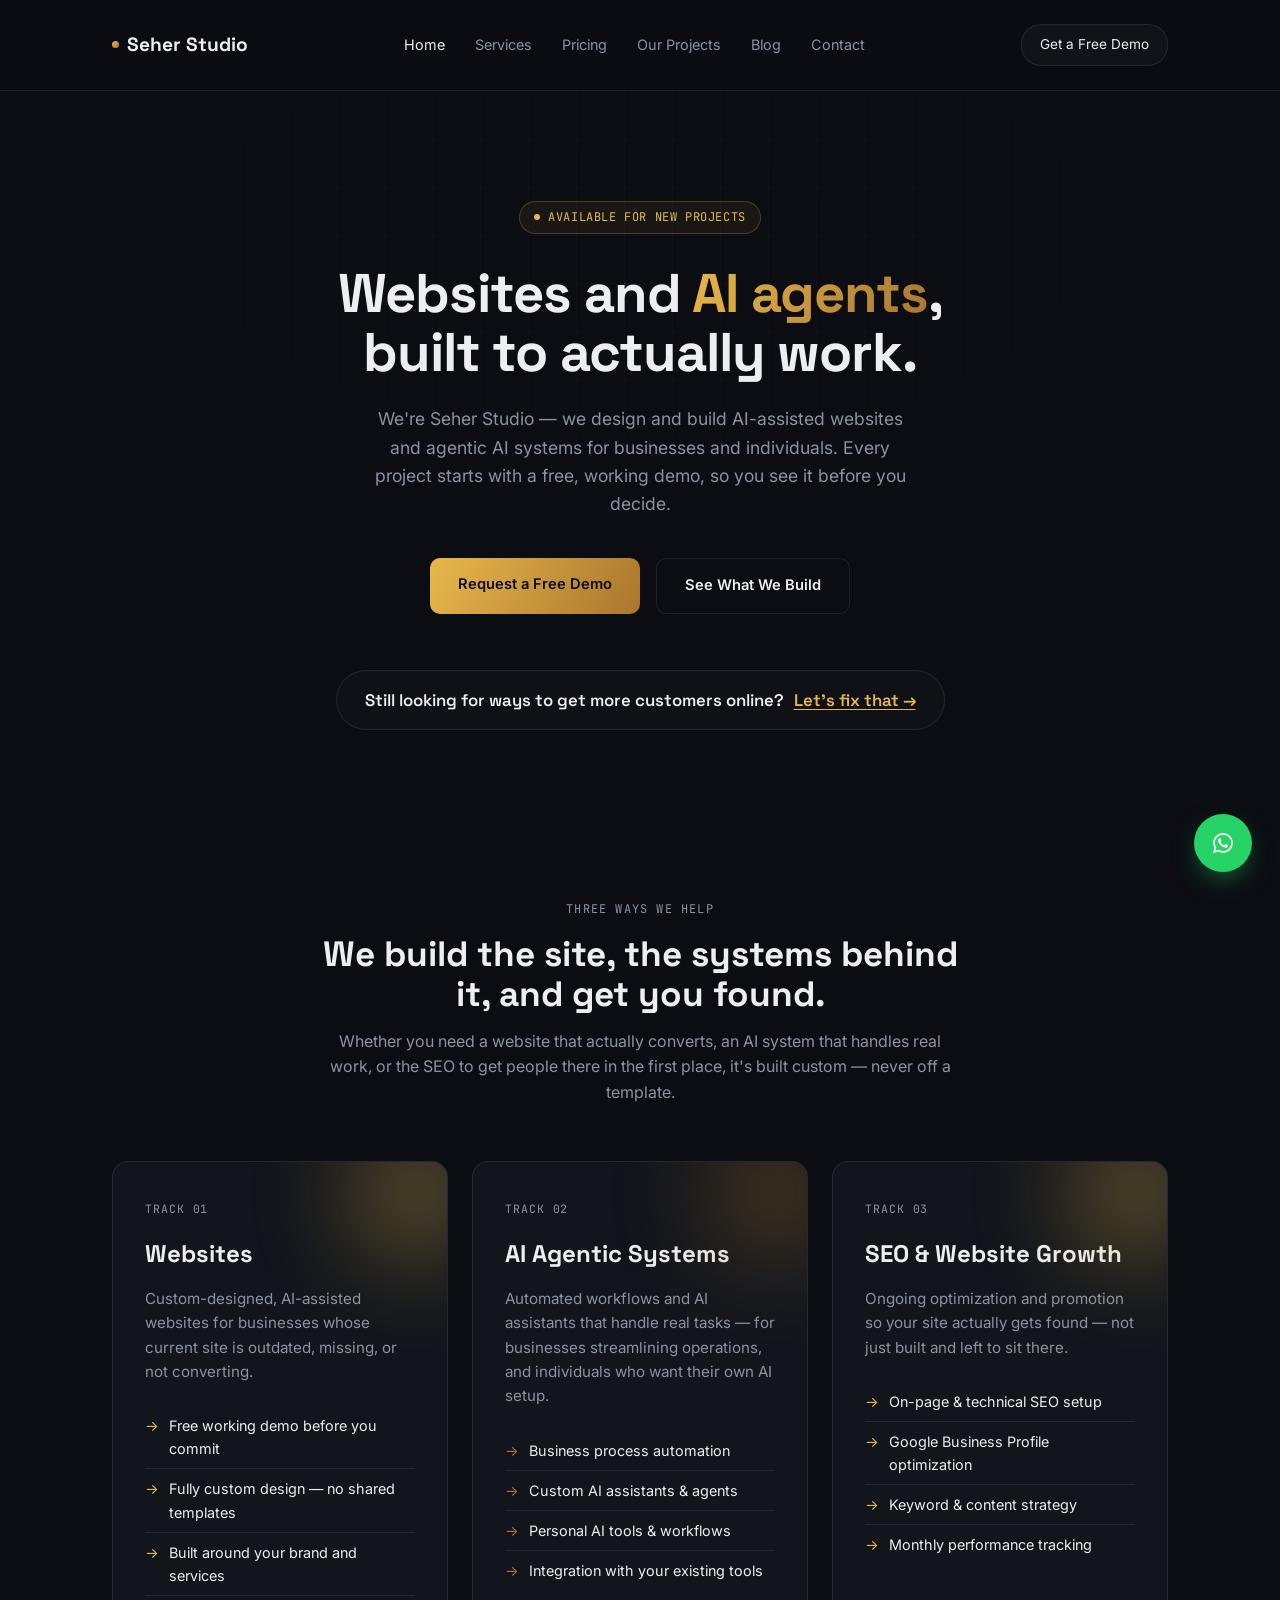
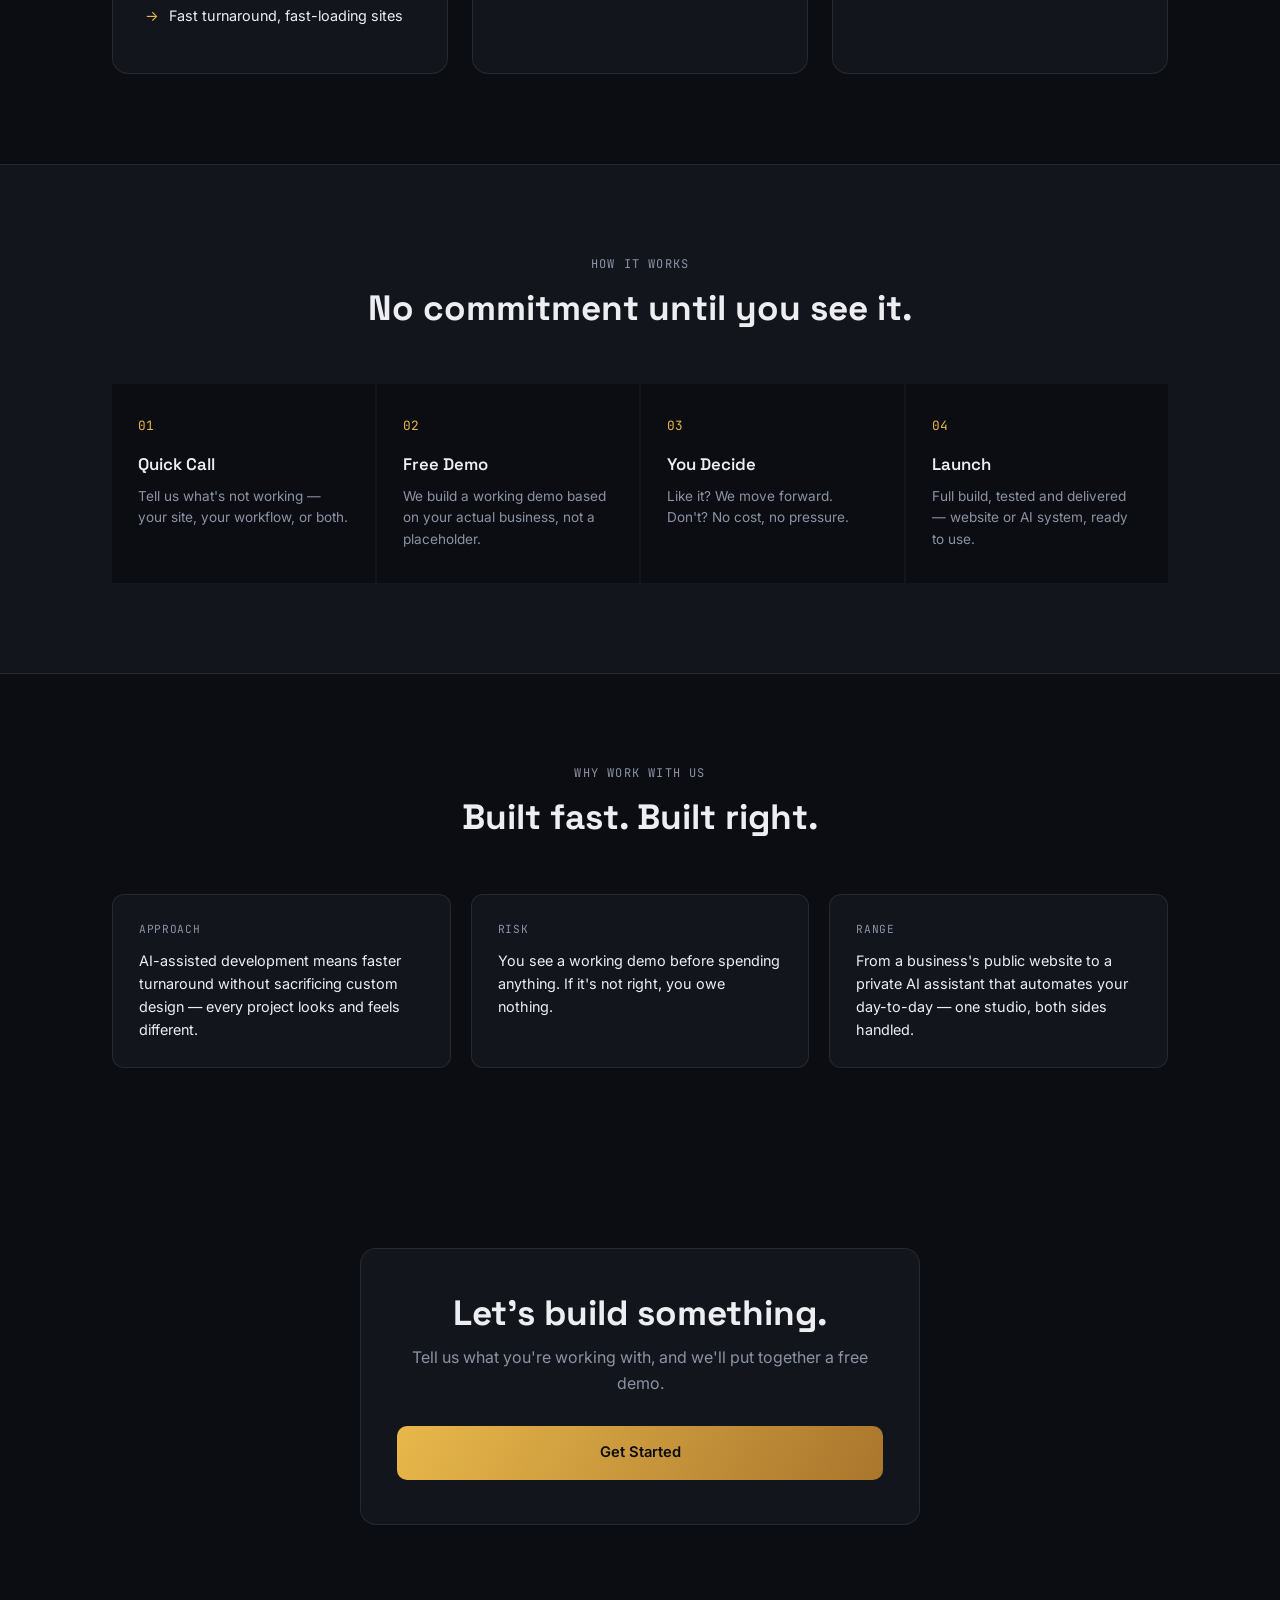
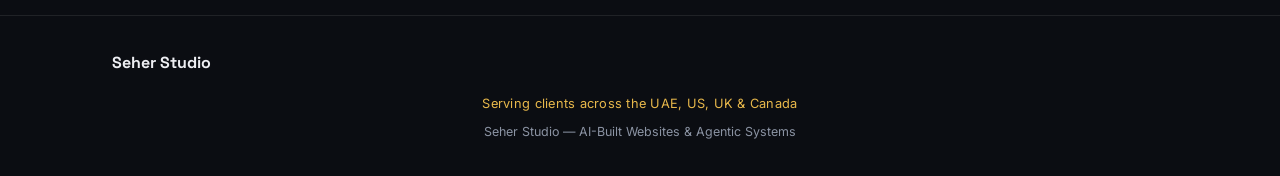
<file: index.html>
<!DOCTYPE html>
<html lang="en">
<head>
<meta charset="UTF-8">
<meta name="viewport" content="width=device-width, initial-scale=1.0">
<title>Seher Studio | AI-Built Websites &amp; Agentic Systems</title>
<meta name="description" content="Seher Studio designs and builds AI-assisted websites and agentic AI systems for businesses and individuals. Every project starts with a free working demo.">
<meta name="theme-color" content="#0B0D12">
<link rel="canonical" href="https://seherstudio.vercel.app/">
<meta property="og:type" content="website">
<meta property="og:site_name" content="Seher Studio">
<meta property="og:title" content="Seher Studio | AI-Built Websites &amp; Agentic Systems">
<meta property="og:description" content="Custom AI-assisted websites and agentic AI systems, built to actually work. Free working demo before you commit.">
<meta property="og:url" content="https://seherstudio.vercel.app/">
<meta name="twitter:card" content="summary">
<meta name="twitter:title" content="Seher Studio | AI-Built Websites &amp; Agentic Systems">
<meta name="twitter:description" content="Custom AI-assisted websites and agentic AI systems, built to actually work. Free working demo before you commit.">
<link rel="icon" href="favicon.png" sizes="32x32">
<link rel="icon" href="favicon.svg" type="image/svg+xml">
<link rel="apple-touch-icon" href="apple-touch-icon.png">
<link rel="preconnect" href="https://fonts.googleapis.com">
<link href="https://fonts.googleapis.com/css2?family=Space+Grotesk:wght@400;500;600;700&family=Inter:wght@400;500;600&family=JetBrains+Mono:wght@400;500&display=swap" rel="stylesheet">
<link rel="stylesheet" href="shared.css">
</head>
<body>

<a class="skip-link" href="#content">Skip to content</a>

<header>
  <div class="wrap">
    <a href="index.html" class="brand"><span class="dot"></span>Seher Studio</a>
    <nav id="primary-nav">
      <a href="index.html" class="active" aria-current="page">Home</a>
      <a href="services.html">Services</a>
      <a href="pricing.html">Pricing</a>
      <a href="work.html">Our Projects</a>
      <a href="blog/ai-website-design-agentic-ai-systems.html">Blog</a>
      <a href="contact.html">Contact</a>
    </nav>
    <a class="header-cta" href="contact.html">Get a Free Demo</a>
    <button class="nav-toggle" aria-label="Toggle menu" aria-expanded="false" aria-controls="primary-nav">
      <span></span><span></span><span></span>
    </button>
  </div>
</header>

<main id="content">

<section class="hero">
  <div class="grid-bg" aria-hidden="true"></div>
  <div class="wrap">
    <div class="kicker">AVAILABLE FOR NEW PROJECTS</div>
    <h1>Websites and <span class="grad">AI agents</span>,<br>built to actually work.</h1>
    <p class="lede">We're Seher Studio — we design and build AI-assisted websites and agentic AI systems for businesses and individuals. Every project starts with a free, working demo, so you see it before you decide.</p>
    <div class="btnrow">
      <a class="btn btn-primary" href="contact.html">Request a Free Demo</a>
      <a class="btn btn-outline" href="services.html">See What We Build</a>
    </div>
    <p class="hero-hook">Still looking for ways to get more customers online? <a href="contact.html">Let's fix that →</a></p>
  </div>
</section>

<section id="work">
  <div class="wrap">
    <div class="section-head">
      <div class="eyebrow">Three Ways We Help</div>
      <h2>We build the site, the systems behind it, and get you found.</h2>
      <p>Whether you need a website that actually converts, an AI system that handles real work, or the SEO to get people there in the first place, it's built custom — never off a template.</p>
    </div>
    <div class="tracks">
      <div class="track-card web reveal">
        <div class="glow"></div>
        <div class="track-tag">Track 01</div>
        <h3>Websites</h3>
        <p>Custom-designed, AI-assisted websites for businesses whose current site is outdated, missing, or not converting.</p>
        <ul class="track-list">
          <li>Free working demo before you commit</li>
          <li>Fully custom design — no shared templates</li>
          <li>Built around your brand and services</li>
          <li>Fast turnaround, fast-loading sites</li>
        </ul>
      </div>
      <div class="track-card ai reveal">
        <div class="glow"></div>
        <div class="track-tag">Track 02</div>
        <h3>AI Agentic Systems</h3>
        <p>Automated workflows and AI assistants that handle real tasks — for businesses streamlining operations, and individuals who want their own AI setup.</p>
        <ul class="track-list">
          <li>Business process automation</li>
          <li>Custom AI assistants &amp; agents</li>
          <li>Personal AI tools &amp; workflows</li>
          <li>Integration with your existing tools</li>
        </ul>
      </div>
      <div class="track-card seo reveal">
        <div class="glow"></div>
        <div class="track-tag">Track 03</div>
        <h3>SEO &amp; Website Growth</h3>
        <p>Ongoing optimization and promotion so your site actually gets found — not just built and left to sit there.</p>
        <ul class="track-list">
          <li>On-page &amp; technical SEO setup</li>
          <li>Google Business Profile optimization</li>
          <li>Keyword &amp; content strategy</li>
          <li>Monthly performance tracking</li>
        </ul>
      </div>
    </div>
  </div>
</section>

<section class="how" id="process">
  <div class="wrap">
    <div class="section-head">
      <div class="eyebrow">How It Works</div>
      <h2>No commitment until you see it.</h2>
    </div>
    <div class="steps">
      <div class="step reveal"><div class="n">01</div><h4>Quick Call</h4><p>Tell us what's not working — your site, your workflow, or both.</p></div>
      <div class="step reveal"><div class="n">02</div><h4>Free Demo</h4><p>We build a working demo based on your actual business, not a placeholder.</p></div>
      <div class="step reveal"><div class="n">03</div><h4>You Decide</h4><p>Like it? We move forward. Don't? No cost, no pressure.</p></div>
      <div class="step reveal"><div class="n">04</div><h4>Launch</h4><p>Full build, tested and delivered — website or AI system, ready to use.</p></div>
    </div>
  </div>
</section>

<section>
  <div class="wrap">
    <div class="section-head">
      <div class="eyebrow">Why Work With Us</div>
      <h2>Built fast. Built right.</h2>
    </div>
    <div class="proof-grid">
      <div class="proof-card reveal"><div class="label">Approach</div><p>AI-assisted development means faster turnaround without sacrificing custom design — every project looks and feels different.</p></div>
      <div class="proof-card reveal"><div class="label">Risk</div><p>You see a working demo before spending anything. If it's not right, you owe nothing.</p></div>
      <div class="proof-card reveal"><div class="label">Range</div><p>From a business's public website to a private AI assistant that automates your day-to-day — one studio, both sides handled.</p></div>
    </div>
  </div>
</section>

<section class="contact">
  <div class="wrap">
    <div class="contact-card">
      <h2>Let's build something.</h2>
      <p>Tell us what you're working with, and we'll put together a free demo.</p>
      <a class="btn btn-primary" href="contact.html" style="width:100%;text-align:center;">Get Started</a>
    </div>
  </div>
</section>

</main>

<footer>
  <div class="wrap">
    <div class="foot-brand">Seher Studio</div>
  </div>
  <div class="foot-region">Serving clients across the UAE, US, UK &amp; Canada</div>
  <div class="foot-copy">Seher Studio — AI-Built Websites &amp; Agentic Systems</div>
</footer>

<a class="whatsapp-fab" href="https://wa.me/971528616162" target="_blank" rel="noopener" aria-label="WhatsApp Us">
  <span class="wa-tooltip">WhatsApp Us</span>
  <svg viewBox="0 0 24 24" fill="white" aria-hidden="true"><path d="M17.6 6.32A7.85 7.85 0 0 0 12.02 4c-4.35 0-7.89 3.53-7.89 7.88 0 1.39.36 2.75 1.05 3.95L4 20l4.28-1.12a7.9 7.9 0 0 0 3.74.95h0c4.35 0 7.89-3.53 7.89-7.88 0-2.1-.82-4.08-2.31-5.63zm-5.58 12.13h0a6.55 6.55 0 0 1-3.34-.92l-.24-.14-2.48.65.66-2.42-.16-.25a6.56 6.56 0 0 1-1-3.49c0-3.62 2.95-6.57 6.58-6.57a6.53 6.53 0 0 1 4.65 1.93 6.5 6.5 0 0 1 1.92 4.64c0 3.62-2.95 6.57-6.59 6.57zm3.6-4.92c-.2-.1-1.17-.58-1.35-.64-.18-.07-.31-.1-.45.1-.13.2-.51.64-.62.77-.11.13-.23.14-.43.05a5.4 5.4 0 0 1-1.59-.98 5.96 5.96 0 0 1-1.1-1.37c-.11-.2 0-.3.09-.4.09-.09.2-.23.3-.35.1-.11.13-.2.2-.33.07-.13.03-.25-.02-.35-.05-.1-.45-1.08-.62-1.48-.16-.39-.33-.33-.45-.34h-.38c-.13 0-.35.05-.53.25s-.7.68-.7 1.67.72 1.94.82 2.07c.1.13 1.42 2.17 3.44 3.04.48.21.86.33 1.15.42.48.15.92.13 1.27.08.39-.06 1.17-.48 1.34-.94.16-.46.16-.86.11-.94-.05-.08-.18-.13-.38-.23z"/></svg>
</a>

<script src="shared.js" defer></script>
</body>
</html>
</file>
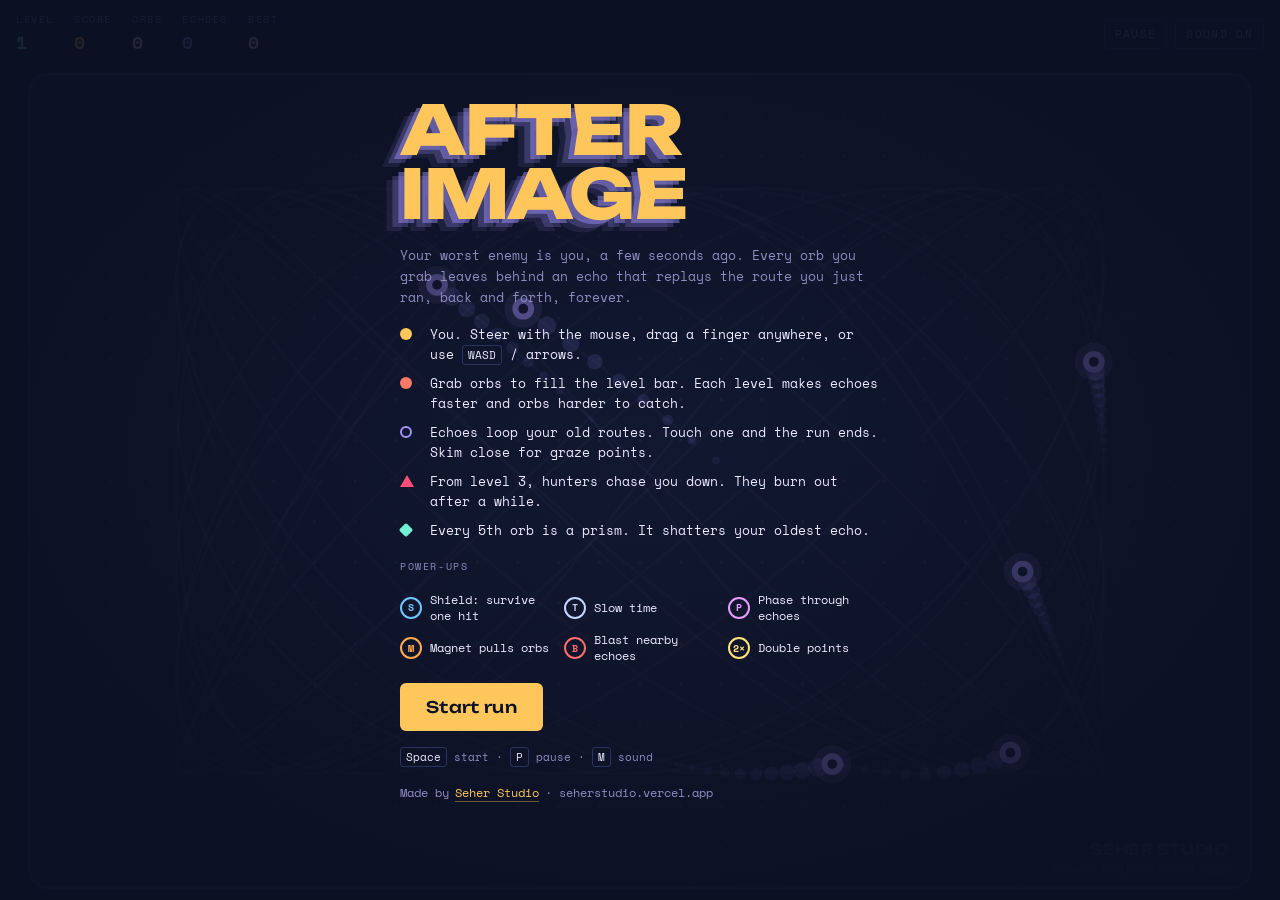
<file: afterimage-game.html>
<!DOCTYPE html>
<html lang="en">
<head>
<meta charset="UTF-8">
<meta name="viewport" content="width=device-width, initial-scale=1.0, viewport-fit=cover">
<meta name="description" content="Afterimage, an original browser arcade game by Seher Studio. Every orb you grab leaves an echo that replays your route.">
<meta name="theme-color" content="#0B1022">
<link rel="icon" href="favicon.png" sizes="32x32">
<link rel="icon" href="favicon.svg" type="image/svg+xml">
<link rel="apple-touch-icon" href="apple-touch-icon.png">
<style>:root{padding-top:env(safe-area-inset-top,0px);padding-bottom:env(safe-area-inset-bottom,0px)}[hidden]{display:none!important}</style>
<title>Afterimage | Seher Studio</title>
<link rel="preconnect" href="https://fonts.googleapis.com">
<link rel="preconnect" href="https://fonts.gstatic.com" crossorigin>
<link rel="stylesheet" href="https://fonts.googleapis.com/css2?family=Unbounded:wght@500;800&family=Space+Mono:wght@400;700&display=swap">
<style>
/* Layout: one full-screen canvas arena, a thin mono HUD on top, centered overlay panels for title / game over. Single deliberate night look. */
:root{
  --ink:#0b1022;        /* night ground */
  --ink-2:#151c38;      /* arena floor */
  --line:#2a3360;       /* arena rules */
  --gold:#ffc65c;       /* you */
  --echo:#a594ff;       /* your past selves */
  --coral:#ff7a66;      /* orbs */
  --prism:#72f0d5;      /* prism orbs */
  --hunter:#ff4d78;     /* hunters */
  --pw-shield:#6cc6ff;
  --pw-slow:#c4d4ff;
  --pw-phase:#e59bff;
  --pw-magnet:#ffa94d;
  --pw-blast:#ff6b6b;
  --pw-double:#ffe27a;
  --text:#ece9ff;
  --muted:#8f8cc0;
  --display:'Unbounded', 'Arial Black', system-ui, sans-serif;
  --mono:'Space Mono', ui-monospace, 'Cascadia Mono', Consolas, monospace;
  color-scheme:dark;
}
html,body{height:100%;margin:0;background:var(--ink);color:var(--text);overflow:hidden;font-family:var(--mono)}
canvas{position:fixed;inset:0;width:100%;height:100%;display:block;touch-action:none;cursor:crosshair}
.hud{position:fixed;top:calc(env(safe-area-inset-top,0px) + 12px);left:0;right:0;
  padding-left:max(16px,env(safe-area-inset-left,0px));padding-right:max(16px,env(safe-area-inset-right,0px));
  display:flex;gap:12px 20px;align-items:center;justify-content:space-between;pointer-events:none;flex-wrap:wrap}
.stats{display:flex;gap:20px;flex-wrap:wrap}
.stat{display:flex;flex-direction:column;gap:2px}
.stat b{font-size:10px;letter-spacing:.16em;color:var(--muted);font-weight:400}
.stat span{font-size:18px;font-weight:700;font-variant-numeric:tabular-nums}
.stat.you span{color:var(--gold)}
.stat.ech span{color:var(--echo)}
.stat.lvl span{color:var(--prism)}
.right{display:flex;gap:8px;align-items:center;flex-wrap:wrap}
.powers{display:flex;gap:6px;font-size:11px;letter-spacing:.08em}
.chip{border:1px solid currentColor;border-radius:999px;padding:3px 8px;font-variant-numeric:tabular-nums;white-space:nowrap}
.iconbtn{pointer-events:auto;background:transparent;border:1px solid var(--line);color:var(--muted);
  font:inherit;font-size:11px;letter-spacing:.12em;padding:6px 10px;border-radius:4px;cursor:pointer}
.iconbtn:hover{color:var(--text);border-color:var(--muted)}
.iconbtn:focus-visible,.go:focus-visible{outline:2px solid var(--gold);outline-offset:3px}
.overlay{position:fixed;inset:0;display:grid;place-items:center;overflow:auto;
  padding-left:max(16px,env(safe-area-inset-left,0px));padding-right:max(16px,env(safe-area-inset-right,0px));padding-block:24px;
  background:radial-gradient(ellipse at center, rgba(11,16,34,.35), rgba(11,16,34,.9) 70%)}
.panel{width:100%;max-width:480px;display:flex;flex-direction:column;gap:18px}
h1{font-family:var(--display);font-weight:800;font-size:clamp(38px,11vw,68px);line-height:.95;margin:0;letter-spacing:-.02em;
  color:var(--gold);text-shadow:-6px 4px 0 rgba(165,148,255,.45),-12px 8px 0 rgba(165,148,255,.22),-18px 12px 0 rgba(165,148,255,.1)}
h2{font-family:var(--display);font-weight:500;font-size:clamp(22px,6vw,32px);margin:0;text-wrap:balance;line-height:1.15}
h3{font-size:10px;letter-spacing:.16em;color:var(--muted);font-weight:400;margin:0}
.tag{color:var(--muted);font-size:13px;line-height:1.6;margin:0;max-width:60ch}
.rules{list-style:none;margin:0;padding:0;display:flex;flex-direction:column;gap:10px;font-size:13px;line-height:1.5}
.rules li{display:grid;grid-template-columns:18px 1fr;gap:12px;align-items:start}
.dot{width:12px;height:12px;border-radius:50%;margin-top:3px}
.d-you{background:var(--gold)} .d-orb{background:var(--coral)} .d-echo{border:2px solid var(--echo);box-sizing:border-box}
.d-prism{background:var(--prism);border-radius:2px;transform:rotate(45deg) scale(.85)}
.d-hunter{width:0;height:0;border-radius:0;border-left:7px solid transparent;border-right:7px solid transparent;border-bottom:12px solid var(--hunter)}
.pwgrid{display:grid;grid-template-columns:repeat(3,minmax(0,1fr));gap:8px 12px;font-size:12px;line-height:1.35}
.pw{display:grid;grid-template-columns:22px 1fr;gap:8px;align-items:center;min-width:0}
.pw i{font-style:normal;font-weight:700;width:22px;height:22px;border-radius:50%;border:2px solid currentColor;display:grid;place-items:center;font-size:10px;box-sizing:border-box}
.pw span{color:var(--text)}
kbd{font-family:var(--mono);font-size:11px;border:1px solid var(--line);border-radius:3px;padding:1px 5px;color:var(--text)}
.go{align-self:flex-start;font-family:var(--display);font-weight:500;font-size:16px;letter-spacing:.02em;
  background:var(--gold);color:var(--ink);border:0;border-radius:6px;padding:14px 26px;cursor:pointer;transition:transform .12s}
.go:hover{transform:translateY(-2px)}
.grid{display:grid;grid-template-columns:repeat(5,minmax(0,1fr));gap:12px}
.grid .stat span{font-size:20px}
.new{color:var(--prism);font-size:12px;letter-spacing:.14em}
.credit{font-size:12px;color:var(--muted);margin:0;display:flex;gap:6px;flex-wrap:wrap;align-items:baseline}
.credit a,.promo a{color:var(--gold);text-decoration:none;border-bottom:1px solid rgba(255,198,92,.4)}
.credit a:hover,.promo a:hover{border-bottom-color:var(--gold)}
.credit a:focus-visible,.promo a:focus-visible{outline:2px solid var(--gold);outline-offset:3px;border-radius:2px}
.promo{border:1px solid var(--line);border-radius:10px;padding:14px 16px;display:flex;gap:14px;align-items:center;justify-content:space-between;flex-wrap:wrap;
  background:linear-gradient(135deg, rgba(165,148,255,.08), rgba(255,198,92,.06))}
.promo div{display:flex;flex-direction:column;gap:4px;min-width:0}
.promo strong{font-family:var(--display);font-weight:500;font-size:15px;letter-spacing:.01em}
.promo span{font-size:12px;color:var(--muted);line-height:1.5}
.promo a.cta{border:1px solid var(--gold);border-radius:6px;padding:8px 14px;font-size:12px;letter-spacing:.06em;white-space:nowrap}
.promo a.cta:hover{background:rgba(255,198,92,.12)}
@media (max-width:460px){.grid{grid-template-columns:repeat(3,minmax(0,1fr))}.stats{gap:12px}.pwgrid{grid-template-columns:repeat(2,minmax(0,1fr))}}
@media (prefers-reduced-motion:reduce){.go{transition:none}}
</style>

</head>
<body>
<canvas id="c" aria-label="Afterimage game arena"></canvas>

<div class="hud" aria-live="off">
  <div class="stats">
    <div class="stat lvl"><b>LEVEL</b><span id="hLevel">1</span></div>
    <div class="stat you"><b>SCORE</b><span id="hScore">0</span></div>
    <div class="stat"><b>ORBS</b><span id="hOrbs">0</span></div>
    <div class="stat ech"><b>ECHOES</b><span id="hEchoes">0</span></div>
    <div class="stat"><b>BEST</b><span id="hBest">0</span></div>
  </div>
  <div class="right">
    <div class="powers" id="hPowers"></div>
    <button class="iconbtn" id="pauseBtn" type="button">PAUSE</button>
    <button class="iconbtn" id="muteBtn" type="button">SOUND ON</button>
  </div>
</div>

<div class="overlay" id="titleScreen">
  <div class="panel">
    <h1>AFTER<br>IMAGE</h1>
    <p class="tag">Your worst enemy is you, a few seconds ago. Every orb you grab leaves behind an echo that replays the route you just ran, back and forth, forever.</p>
    <ul class="rules">
      <li><span class="dot d-you"></span><span>You. Steer with the mouse, drag a finger anywhere, or use <kbd>WASD</kbd> / arrows.</span></li>
      <li><span class="dot d-orb"></span><span>Grab orbs to fill the level bar. Each level makes echoes faster and orbs harder to catch.</span></li>
      <li><span class="dot d-echo"></span><span>Echoes loop your old routes. Touch one and the run ends. Skim close for graze points.</span></li>
      <li><span class="dot d-hunter"></span><span>From level 3, hunters chase you down. They burn out after a while.</span></li>
      <li><span class="dot d-prism"></span><span>Every 5th orb is a prism. It shatters your oldest echo.</span></li>
    </ul>
    <h3>POWER-UPS</h3>
    <div class="pwgrid">
      <div class="pw" style="color:var(--pw-shield)"><i>S</i><span>Shield: survive one hit</span></div>
      <div class="pw" style="color:var(--pw-slow)"><i>T</i><span>Slow time</span></div>
      <div class="pw" style="color:var(--pw-phase)"><i>P</i><span>Phase through echoes</span></div>
      <div class="pw" style="color:var(--pw-magnet)"><i>M</i><span>Magnet pulls orbs</span></div>
      <div class="pw" style="color:var(--pw-blast)"><i>B</i><span>Blast nearby echoes</span></div>
      <div class="pw" style="color:var(--pw-double)"><i>2×</i><span>Double points</span></div>
    </div>
    <button class="go" id="startBtn" type="button">Start run</button>
    <p class="tag" style="font-size:11px"><kbd>Space</kbd> start · <kbd>P</kbd> pause · <kbd>M</kbd> sound</p>
    <p class="credit">Made by <a href="https://seherstudio.vercel.app/" target="_blank" rel="noopener">Seher Studio</a><span>· seherstudio.vercel.app</span></p>
  </div>
</div>

<div class="overlay" id="overScreen" hidden>
  <div class="panel">
    <span class="new" id="newBest" hidden>NEW BEST</span>
    <h2 id="overTitle">Caught by your echo</h2>
    <p class="tag" id="overSub"></p>
    <div class="grid">
      <div class="stat you"><b>SCORE</b><span id="oScore">0</span></div>
      <div class="stat lvl"><b>LEVEL</b><span id="oLevel">1</span></div>
      <div class="stat"><b>ORBS</b><span id="oOrbs">0</span></div>
      <div class="stat ech"><b>GRAZES</b><span id="oGraze">0</span></div>
      <div class="stat"><b>BEST</b><span id="oBest">0</span></div>
    </div>
    <button class="go" id="againBtn" type="button">Run it back</button>
    <div class="promo">
      <div>
        <strong>Made by Seher Studio</strong>
        <span>Enjoyed the run? See more of our work at seherstudio.vercel.app</span>
      </div>
      <a class="cta" href="https://seherstudio.vercel.app/" target="_blank" rel="noopener">Visit Seher Studio</a>
    </div>
  </div>
</div>

<script>
(() => {
const cv = document.getElementById('c'), ctx = cv.getContext('2d');
const $ = id => document.getElementById(id);
const css = n => getComputedStyle(document.documentElement).getPropertyValue(n).trim();
const C = { ink:css('--ink'), floor:css('--ink-2'), line:css('--line'), gold:css('--gold'), echo:css('--echo'), coral:css('--coral'),
  prism:css('--prism'), hunter:css('--hunter'), text:css('--text'), muted:css('--muted') };
const FONT_MONO = css('--mono'), FONT_DISP = css('--display');

const POWERS = {
  shield:{ glyph:'S', color:css('--pw-shield'), name:'SHIELD', dur:0 },
  slow:  { glyph:'T', color:css('--pw-slow'),   name:'SLOW',   dur:330 },
  phase: { glyph:'P', color:css('--pw-phase'),  name:'PHASE',  dur:270 },
  magnet:{ glyph:'M', color:css('--pw-magnet'), name:'MAGNET', dur:420 },
  blast: { glyph:'B', color:css('--pw-blast'),  name:'BLAST',  dur:0 },
  double:{ glyph:'2×',color:css('--pw-double'), name:'2×',     dur:480 },
};
const TIMED = ['slow','phase','magnet','double'];

// ---------- constants ----------
const PR = 9, ER = 8, OR = 11, PUR = 13, HR = 8, SPEED = 5.2, MAX_PATH = 420, GRAZE_D = 16, BLAST_R = 160;
const REDUCED = matchMedia('(prefers-reduced-motion: reduce)').matches;

// ---------- level tuning ----------
const goalFor = L => 5 + L;                                     // orbs needed to clear level L
const echoSpeed = L => Math.min(2.2, 1 + 0.13*(L-1));           // echo replay rate
const graceFor = L => Math.max(35, 75 - 6*(L-1));               // ticks before a new echo is armed
const bonusFor = L => Math.max(110, 240 - 16*(L-1));            // speed-bonus window
const orbDrift = L => L < 2 ? 0 : Math.min(2, 0.45 + 0.25*(L-2));
const hunterEvery = L => L < 3 ? Infinity : Math.max(170, 480 - 45*(L-3));
const hunterSpeed = L => Math.min(4.2, 2.3 + 0.2*(L-3));
const LEVEL_NOTES = {
  2:'Orbs start drifting. Echoes speed up.',
  3:'Hunters are coming for you.',
  4:'Echoes arm faster. Hunters multiply.',
  5:'Everything is faster now.',
};
const levelNote = L => LEVEL_NOTES[L] || 'Faster echoes, faster hunters. Good luck.';

let W = 900, H = 600, scale = 1, ox = 0, oy = 0, dpr = 1;
function chooseArena(){ if (innerHeight > innerWidth * 1.1){ W = 600; H = 900; } else { W = 900; H = 600; } }
function fit(){
  dpr = Math.min(2, devicePixelRatio || 1);
  cv.width = innerWidth * dpr; cv.height = innerHeight * dpr;
  const top = innerWidth < 560 ? 110 : 74, pad = 12;
  scale = Math.min((innerWidth - pad*2) / W, (innerHeight - top - pad) / H);
  ox = (innerWidth - W*scale) / 2; oy = top + (innerHeight - top - pad - H*scale) / 2;
}
addEventListener('resize', fit);

// ---------- storage ----------
let best = 0;
try { best = +localStorage.getItem('afterimage-best') || 0; } catch(e){}
function saveBest(){ try { localStorage.setItem('afterimage-best', best); } catch(e){} }

// ---------- audio ----------
let ac = null, muted = false;
try { muted = localStorage.getItem('afterimage-muted') === '1'; } catch(e){}
function ensureAudio(){
  if (!ac){ try { ac = new (window.AudioContext || window.webkitAudioContext)(); } catch(e){ ac = null; } }
  if (ac && ac.state === 'suspended') ac.resume();
}
function tone(f, dur=.12, type='sine', vol=.12, slide=0, delay=0){
  if (!ac || muted) return;
  const t = ac.currentTime + delay, o = ac.createOscillator(), g = ac.createGain();
  o.type = type; o.frequency.setValueAtTime(f, t);
  if (slide) o.frequency.exponentialRampToValueAtTime(Math.max(30, f*slide), t+dur);
  g.gain.setValueAtTime(0.0001, t); g.gain.exponentialRampToValueAtTime(vol, t+.01);
  g.gain.exponentialRampToValueAtTime(0.0001, t+dur);
  o.connect(g).connect(ac.destination); o.start(t); o.stop(t+dur+.02);
}
const PENTA = [0,2,4,7,9];
function orbNote(n){ const s = PENTA[n%5] + 12*(Math.floor(n/5)%2); return 330 * Math.pow(2, s/12); }
function updateMuteBtn(){ $('muteBtn').textContent = muted ? 'SOUND OFF' : 'SOUND ON'; }
updateMuteBtn();

// ---------- state ----------
let S;
function fresh(mode){
  return { mode, tick:0, paused:false, player:{x:W/2,y:H/2,tx:W/2,ty:H/2}, trail:[], path:[], echoes:[], orb:null,
    orbN:0, orbTick:0, score:0, grazes:0, parts:[], texts:[], rings:[], shake:0, killer:null,
    level:1, levelOrbs:0, banner:null,
    hunters:[], nextHunter:0,
    pu:null, nextPu:420, fx:{slow:0,phase:0,magnet:0,double:0}, shield:false, inv:0 };
}
function makeEcho(arr, id, born){
  return { p:Float32Array.from(arr), n:arr.length/2, i:0, f:0, dir:1, id, born, cd:0, hist:[] };
}
function echoPos(e){ return [e.p[e.i*2], e.p[e.i*2+1]]; }
const mult = () => S.fx.double > 0 ? 2 : 1;

function demoEchoes(){
  const list = [];
  for (let k=0;k<6;k++){
    const a=1+k%3, b=2+(k*7)%3, ph=k*1.3, arr=[];
    for (let t=0;t<360;t++){ const u=t/360*Math.PI*2;
      arr.push(W/2 + Math.sin(a*u+ph)*W*.38, H/2 + Math.sin(b*u)*H*.36); }
    const e = makeEcho(arr, k, -999); e.i = (k*53)%360; list.push(e);
  }
  return list;
}

function startTitle(){ chooseArena(); fit(); S = fresh('title'); S.echoes = demoEchoes(); }
function startGame(){
  ensureAudio(); chooseArena(); fit();
  S = fresh('play');
  spawnOrb();
  $('titleScreen').hidden = true; $('overScreen').hidden = true;
  tone(220,.15,'triangle',.1,2); tone(440,.2,'triangle',.08,1.5,.08);
  hud();
}

function rand(a,b){ return a + Math.random()*(b-a); }
function d2(ax,ay,bx,by){ const dx=ax-bx, dy=ay-by; return dx*dx+dy*dy; }

function safeSpot(minFromPlayer, nearPaths){
  let x=W/2, y=H/2;
  for (let a=0;a<80;a++){
    x = rand(40,W-40); y = rand(40,H-40);
    if (d2(x,y,S.player.x,S.player.y) < minFromPlayer*minFromPlayer) continue;
    let bad = false;
    for (const e of S.echoes){
      const [ex,ey] = echoPos(e);
      if (d2(x,y,ex,ey) < 70*70){ bad = true; break; }
      if (nearPaths && a < 50){ for (let j=0;j<e.n;j+=5){ if (d2(x,y,e.p[j*2],e.p[j*2+1]) < 28*28){ bad = true; break; } } }
      if (bad) break;
    }
    if (!bad) break;
  }
  return [x,y];
}

function spawnOrb(){
  const prism = (S.orbN+1) % 5 === 0 && S.echoes.length > 0;
  const [x,y] = safeSpot(170, true);
  const a = Math.random()*Math.PI*2, v = orbDrift(S.level);
  S.orb = { x, y, prism, vx:Math.cos(a)*v, vy:Math.sin(a)*v };
  S.orbTick = S.tick;
}

function spawnPowerUp(){
  const pool = ['shield','slow','phase','magnet','double'];
  if (S.echoes.length >= 3) pool.push('blast','blast');
  if (S.level >= 3) pool.push('shield','slow');
  const type = pool[Math.floor(Math.random()*pool.length)];
  const [x,y] = safeSpot(120, false);
  S.pu = { x, y, type, life:480 };
}

function spawnHunter(){
  // enter from the arena edge farthest from the player
  const P = S.player; let x, y;
  const side = Math.floor(Math.random()*4);
  if (side === 0){ x = rand(30,W-30); y = 20; } else if (side === 1){ x = W-20; y = rand(30,H-30); }
  else if (side === 2){ x = rand(30,W-30); y = H-20; } else { x = 20; y = rand(30,H-30); }
  if (d2(x,y,P.x,P.y) < 220*220){ x = W - x; y = H - y; }
  const a = Math.atan2(P.y-y, P.x-x);
  S.hunters.push({ x, y, a, warn:50, life:540, hist:[] });
  tone(160,.25,'sawtooth',.05,1.6);
}

function burst(x,y,color,n=18,sp=4){
  if (REDUCED) n = Math.ceil(n/3);
  for (let i=0;i<n;i++){ const a=Math.random()*Math.PI*2, v=Math.random()*sp+.5;
    S.parts.push({x,y,vx:Math.cos(a)*v,vy:Math.sin(a)*v,life:1,decay:rand(.015,.035),color,r:rand(1.5,3.5)}); }
}
function floatText(x,y,txt,color){ S.texts.push({x,y,txt,color,life:1}); }
function ring(x,y,r,color){ S.rings.push({x,y,r,max:r,color,life:1}); }

function collect(){
  const o = S.orb;
  const took = S.tick - S.orbTick, win = bonusFor(S.level);
  const pts = (100 + Math.max(0, win - took) + S.echoes.length * 25 + (S.level-1) * 40) * mult();
  S.score += pts; S.orbN++; S.levelOrbs++;
  burst(o.x,o.y,o.prism?C.prism:C.coral,24,5);
  floatText(o.x, o.y-18, '+'+pts, o.prism?C.prism:C.coral);
  tone(orbNote(S.orbN), .18, 'triangle', .12);
  tone(orbNote(S.orbN)*1.5, .14, 'sine', .05, 0, .05);
  if (o.prism && S.echoes.length){
    const old = S.echoes.shift(); const [ex,ey] = echoPos(old);
    burst(ex,ey,C.echo,40,6); floatText(ex,ey-16,'shattered',C.prism);
    tone(880,.4,'sawtooth',.05,.25); S.shake = 8;
  } else if (S.path.length >= 4){
    const e = makeEcho(S.path, S.orbN, S.tick);
    S.echoes.push(e);
    if (S.orbN === 1) floatText(e.p[0], e.p[1]-20, 'your echo', C.echo);
  }
  S.path = [];
  if (S.levelOrbs >= goalFor(S.level)) levelUp();
  spawnOrb();
  hud();
}

function levelUp(){
  S.level++; S.levelOrbs = 0;
  const bonus = 250 * S.level;
  S.score += bonus;
  S.banner = { title:'LEVEL ' + S.level, sub:levelNote(S.level), extra:'+' + bonus + ' level bonus', life:200 };
  if (S.level === 3) S.nextHunter = S.tick + 120;
  ring(S.player.x, S.player.y, 300, C.prism);
  [0,4,7,12].forEach((s,i) => tone(392*Math.pow(2,s/12), .22, 'triangle', .09, 0, i*.09));
}

function applyPower(type){
  const pw = POWERS[type], P = S.player;
  ring(P.x,P.y,70,pw.color); burst(P.x,P.y,pw.color,20,4);
  tone(660,.12,'triangle',.08,1.5); tone(990,.16,'sine',.05,1.2,.06);
  if (type === 'shield'){ S.shield = true; floatText(P.x,P.y-22,'shield up',pw.color); }
  else if (type === 'blast'){
    let n = 0;
    S.echoes = S.echoes.filter(e => { const [x,y] = echoPos(e);
      if (d2(x,y,P.x,P.y) < BLAST_R*BLAST_R){ burst(x,y,C.echo,24,5); n++; return false; } return true; });
    S.hunters = S.hunters.filter(h => { if (d2(h.x,h.y,P.x,P.y) < BLAST_R*BLAST_R){ burst(h.x,h.y,C.hunter,20,5); n++; return false; } return true; });
    ring(P.x,P.y,BLAST_R,pw.color); S.shake = 12;
    floatText(P.x,P.y-22, n ? `blasted ${n}` : 'blast missed', pw.color);
    tone(120,.5,'sawtooth',.1,.3);
  } else {
    S.fx[type] = pw.dur;
    floatText(P.x,P.y-22, pw.name.toLowerCase(), pw.color);
  }
  hud();
}

// returns true if the player died
function hit(kind, obj, index){
  if (S.fx.phase > 0 && kind === 'echo') return false;
  if (S.inv > 0) return false;
  if (S.shield){
    S.shield = false; S.inv = 70; S.shake = 10;
    const x = kind==='echo' ? echoPos(obj)[0] : obj.x, y = kind==='echo' ? echoPos(obj)[1] : obj.y;
    if (kind === 'echo') S.echoes.splice(index,1); else S.hunters.splice(index,1);
    burst(x,y,POWERS.shield.color,30,6); ring(S.player.x,S.player.y,60,POWERS.shield.color);
    floatText(S.player.x,S.player.y-22,'shield broke',POWERS.shield.color);
    tone(500,.3,'square',.07,.5); hud();
    return false;
  }
  die(kind, obj); return true;
}

function die(kind, obj){
  S.mode = 'dead'; S.killer = { kind, id: kind==='echo' ? obj.id : 0 };
  burst(S.player.x,S.player.y,C.gold,50,7); burst(S.player.x,S.player.y,kind==='echo'?C.echo:C.hunter,30,5);
  S.shake = 16; S.banner = null;
  tone(300,.6,'sawtooth',.12,.15); tone(150,.8,'square',.06,.3,.05);
  let isNew = false;
  if (S.score > best){ best = S.score; saveBest(); isNew = true; }
  setTimeout(() => showOver(isNew), 900);
  hud();
}
function showOver(isNew){
  const k = S.killer;
  if (k.kind === 'hunter'){
    $('overTitle').textContent = 'A hunter caught you';
    $('overSub').textContent = `You made it to level ${S.level}. Hunters burn out, so leading them around buys time.`;
  } else {
    const ago = S.orbN - k.id;
    $('overTitle').textContent = `Caught by your echo from orb ${k.id}`;
    $('overSub').textContent = ago <= 0
      ? 'That was the route you had just finished running.'
      : `It was replaying a route you ran ${ago} orb${ago===1?'':'s'} ago.`;
  }
  $('oScore').textContent = S.score.toLocaleString();
  $('oLevel').textContent = S.level;
  $('oOrbs').textContent = S.orbN;
  $('oGraze').textContent = S.grazes;
  $('oBest').textContent = best.toLocaleString();
  $('newBest').hidden = !isNew;
  $('overScreen').hidden = false;
  $('againBtn').focus({preventScroll:true});
}

let lastPowersHtml = '';
function hud(){
  $('hLevel').textContent = S.level;
  $('hScore').textContent = S.score.toLocaleString();
  $('hOrbs').textContent = S.orbN;
  $('hEchoes').textContent = S.mode==='title' ? 0 : S.echoes.length;
  $('hBest').textContent = best.toLocaleString();
  let h = '';
  if (S.mode === 'play'){
    if (S.shield) h += `<span class="chip" style="color:${POWERS.shield.color}">SHIELD</span>`;
    for (const t of TIMED) if (S.fx[t] > 0) h += `<span class="chip" style="color:${POWERS[t].color}">${POWERS[t].name} ${Math.ceil(S.fx[t]/60)}s</span>`;
  }
  if (h !== lastPowersHtml){ $('hPowers').innerHTML = h; lastPowersHtml = h; }
}

// ---------- input ----------
const keys = new Set(); let inputMode = 'pointer'; let touchLast = null;
function toArena(cx,cy){ return [(cx-ox)/scale, (cy-oy)/scale]; }
cv.addEventListener('pointermove', ev => {
  if (!S || S.mode !== 'play') return;
  if (ev.pointerType === 'touch'){
    if (!touchLast) return;
    const dx = (ev.clientX - touchLast[0]) / scale * 1.25, dy = (ev.clientY - touchLast[1]) / scale * 1.25;
    touchLast = [ev.clientX, ev.clientY];
    S.player.tx = Math.max(PR, Math.min(W-PR, S.player.tx + dx));
    S.player.ty = Math.max(PR, Math.min(H-PR, S.player.ty + dy));
  } else {
    const [x,y] = toArena(ev.clientX, ev.clientY); S.player.tx = x; S.player.ty = y;
  }
  inputMode = 'pointer';
});
cv.addEventListener('pointerdown', ev => {
  ensureAudio();
  if (ev.pointerType === 'touch'){ touchLast = [ev.clientX, ev.clientY];
    if (S && S.mode==='play'){ S.player.tx = S.player.x; S.player.ty = S.player.y; } }
});
addEventListener('pointerup', () => { touchLast = null; });
addEventListener('pointercancel', () => { touchLast = null; });

addEventListener('keydown', ev => {
  const k = ev.key.toLowerCase();
  if (['arrowup','arrowdown','arrowleft','arrowright',' '].includes(k)) ev.preventDefault();
  if ((k === ' ' || k === 'enter') && S.mode !== 'play'){
    if (S.mode === 'title' || !$('overScreen').hidden) { startGame(); return; }
  }
  if (k === 'p' || k === 'escape') togglePause();
  if (k === 'm') toggleMute();
  keys.add(k);
});
addEventListener('keyup', ev => keys.delete(ev.key.toLowerCase()));
addEventListener('blur', () => { keys.clear(); if (S && S.mode==='play' && !S.paused) togglePause(); });
document.addEventListener('visibilitychange', () => { if (document.hidden && S && S.mode==='play' && !S.paused) togglePause(); });

function togglePause(){ if (!S || S.mode !== 'play') return; S.paused = !S.paused; $('pauseBtn').textContent = S.paused ? 'RESUME' : 'PAUSE'; }
function toggleMute(){ muted = !muted; try { localStorage.setItem('afterimage-muted', muted?'1':'0'); } catch(e){} updateMuteBtn(); }
$('pauseBtn').addEventListener('click', e => { togglePause(); e.currentTarget.blur(); });
$('muteBtn').addEventListener('click', e => { ensureAudio(); toggleMute(); e.currentTarget.blur(); });
$('startBtn').addEventListener('click', startGame);
$('againBtn').addEventListener('click', startGame);

// ---------- update ----------
function stepEchoes(rate){
  for (const e of S.echoes){
    e.f += rate;
    while (e.f >= 1 && e.n > 1){
      e.f -= 1; e.i += e.dir;
      if (e.i >= e.n-1){ e.i = e.n-1; e.dir = -1; }
      else if (e.i <= 0){ e.i = 0; e.dir = 1; }
    }
    const [x,y] = echoPos(e); e.hist.push(x,y); if (e.hist.length > 28) e.hist.splice(0,2);
    if (e.cd > 0) e.cd--;
  }
}
function stepHunters(slow){
  const P = S.player, sp = hunterSpeed(S.level) * slow, turn = 0.05 * slow;
  for (const h of S.hunters){
    if (h.warn > 0){ h.warn--; continue; }
    h.life--;
    const want = Math.atan2(P.y-h.y, P.x-h.x);
    let diff = want - h.a; while (diff > Math.PI) diff -= Math.PI*2; while (diff < -Math.PI) diff += Math.PI*2;
    h.a += Math.max(-turn, Math.min(turn, diff));
    h.x += Math.cos(h.a)*sp; h.y += Math.sin(h.a)*sp;
    h.x = Math.max(HR, Math.min(W-HR, h.x)); h.y = Math.max(HR, Math.min(H-HR, h.y));
    h.hist.push(h.x,h.y); if (h.hist.length > 24) h.hist.splice(0,2);
    if (h.life <= 0) burst(h.x,h.y,C.hunter,14,3);
  }
  S.hunters = S.hunters.filter(h => h.life > 0);
}

function update(){
  if (S.mode === 'title'){ S.tick++; stepEchoes(1); return; }
  if (S.paused) return;
  S.tick++;
  const P = S.player;
  const slow = S.fx.slow > 0 ? 0.4 : 1;
  if (S.mode === 'play'){
    let kx = 0, ky = 0;
    if (keys.has('arrowleft')||keys.has('a')) kx--; if (keys.has('arrowright')||keys.has('d')) kx++;
    if (keys.has('arrowup')||keys.has('w')) ky--; if (keys.has('arrowdown')||keys.has('s')) ky++;
    if (kx||ky){ inputMode='keys'; const l=Math.hypot(kx,ky); P.x += kx/l*SPEED; P.y += ky/l*SPEED; P.tx=P.x; P.ty=P.y; }
    else if (inputMode === 'pointer'){
      const dx = P.tx-P.x, dy = P.ty-P.y, l = Math.hypot(dx,dy);
      if (l > SPEED){ P.x += dx/l*SPEED; P.y += dy/l*SPEED; } else { P.x = P.tx; P.y = P.ty; }
    }
    P.x = Math.max(PR, Math.min(W-PR, P.x)); P.y = Math.max(PR, Math.min(H-PR, P.y));
    S.path.push(P.x, P.y); if (S.path.length > MAX_PATH*2) S.path.splice(0,2);
    S.trail.push(P.x,P.y); if (S.trail.length > 40) S.trail.splice(0,2);

    for (const t of TIMED) if (S.fx[t] > 0) S.fx[t]--;
    if (S.inv > 0) S.inv--;

    stepEchoes(echoSpeed(S.level) * slow);
    stepHunters(slow);

    // hunters spawn
    if (S.level >= 3 && S.tick >= S.nextHunter){
      spawnHunter(); if (S.level >= 6 && Math.random() < .4) spawnHunter();
      S.nextHunter = S.tick + hunterEvery(S.level);
    }

    // collisions: echoes
    const grace = graceFor(S.level);
    for (let i=0;i<S.echoes.length;i++){
      const e = S.echoes[i];
      if (S.tick - e.born < grace) continue;
      const [x,y] = echoPos(e), dd = d2(x,y,P.x,P.y);
      if (dd < (PR+ER-2)*(PR+ER-2)){ if (hit('echo', e, i)) return; break; }
      if (dd < (PR+ER+GRAZE_D)**2 && e.cd === 0 && S.fx.phase <= 0){
        e.cd = 40; S.grazes++; const g = 15 * mult(); S.score += g;
        floatText(P.x, P.y-20, 'graze +'+g, C.echo); tone(1200,.06,'square',.03);
      }
    }
    // collisions: hunters
    for (let i=0;i<S.hunters.length;i++){
      const h = S.hunters[i]; if (h.warn > 0) continue;
      if (d2(h.x,h.y,P.x,P.y) < (PR+HR-2)**2){ if (hit('hunter', h, i)) return; break; }
    }

    // orb
    if (S.orb){
      const o = S.orb;
      if (S.fx.magnet > 0){
        const dx = P.x-o.x, dy = P.y-o.y, l = Math.hypot(dx,dy) || 1;
        o.x += dx/l*3.2; o.y += dy/l*3.2;
      } else {
        o.x += o.vx*slow; o.y += o.vy*slow;
        if (o.x < 30 || o.x > W-30){ o.vx *= -1; o.x = Math.max(30,Math.min(W-30,o.x)); }
        if (o.y < 30 || o.y > H-30){ o.vy *= -1; o.y = Math.max(30,Math.min(H-30,o.y)); }
      }
      if (d2(o.x,o.y,P.x,P.y) < (PR+OR)**2) collect();
    }

    // power-ups
    if (!S.pu && S.tick >= S.nextPu && S.orbN >= 1) spawnPowerUp();
    if (S.pu){
      S.pu.life--;
      if (d2(S.pu.x,S.pu.y,P.x,P.y) < (PR+PUR)**2){ applyPower(S.pu.type); S.pu = null; S.nextPu = S.tick + rand(540, 840); }
      else if (S.pu.life <= 0){ S.pu = null; S.nextPu = S.tick + rand(300, 540); }
    }
    if (S.tick % 6 === 0) hud();
  } else if (S.mode === 'dead'){
    stepEchoes(echoSpeed(S.level)); stepHunters(1);
  }
  for (const p of S.parts){ p.x+=p.vx; p.y+=p.vy; p.vx*=.95; p.vy*=.95; p.life-=p.decay; }
  S.parts = S.parts.filter(p => p.life > 0);
  for (const t of S.texts){ t.y -= .5; t.life -= .018; }
  S.texts = S.texts.filter(t => t.life > 0);
  for (const r of S.rings){ r.life -= .04; }
  S.rings = S.rings.filter(r => r.life > 0);
  if (S.banner){ S.banner.life--; if (S.banner.life <= 0) S.banner = null; }
  if (S.shake > 0) S.shake *= .85; if (S.shake < .3) S.shake = 0;
}

// ---------- render ----------
function alpha(hex, a){ const n = parseInt(hex.slice(1),16); return `rgba(${n>>16&255},${n>>8&255},${n&255},${a})`; }
function render(){
  ctx.setTransform(1,0,0,1,0,0);
  ctx.fillStyle = C.ink; ctx.fillRect(0,0,cv.width,cv.height);
  const sx = S.shake && !REDUCED ? (Math.random()-.5)*S.shake : 0, sy = S.shake && !REDUCED ? (Math.random()-.5)*S.shake : 0;
  ctx.setTransform(dpr*scale,0,0,dpr*scale,dpr*(ox+sx),dpr*(oy+sy));

  const live = S.mode !== 'title';
  // floor
  ctx.fillStyle = C.floor; roundRect(0,0,W,H,14); ctx.fill();
  if (live && S.fx.slow > 0){ ctx.fillStyle = alpha(POWERS.slow.color,.05); roundRect(0,0,W,H,14); ctx.fill(); }
  ctx.fillStyle = alpha(C.muted,.13);
  for (let x=30;x<W;x+=30) for (let y=30;y<H;y+=30){ ctx.fillRect(x-1,y-1,2,2); }
  ctx.strokeStyle = C.line; ctx.lineWidth = 2; roundRect(0,0,W,H,14); ctx.stroke();
  // studio wordmark, bottom-right of the arena floor
  ctx.textAlign = 'right'; ctx.fillStyle = alpha(C.muted,.28); ctx.font = '500 11px ' + FONT_DISP;
  ctx.fillText('SEHER STUDIO', W-16, H-24);
  ctx.font = '10px ' + FONT_MONO; ctx.fillStyle = alpha(C.muted,.22);
  ctx.fillText('seherstudio.vercel.app', W-16, H-11);

  // level progress bar along the top edge
  if (live){
    const f = Math.min(1, S.levelOrbs / goalFor(S.level));
    ctx.fillStyle = alpha(C.prism,.15); ctx.fillRect(14,-8,W-28,3);
    ctx.fillStyle = C.prism; ctx.fillRect(14,-8,(W-28)*f,3);
  }

  // echo routes (afterimages)
  ctx.lineCap = 'round'; ctx.lineJoin = 'round';
  for (const e of S.echoes){
    ctx.strokeStyle = alpha(C.echo, live ? .09 : .06); ctx.lineWidth = 2;
    ctx.beginPath(); ctx.moveTo(e.p[0],e.p[1]);
    for (let j=2;j<e.n;j+=2) ctx.lineTo(e.p[j*2],e.p[j*2+1]);
    ctx.stroke();
  }
  // echo trails & bodies
  ctx.globalCompositeOperation = 'lighter';
  for (const e of S.echoes){
    const h = e.hist;
    for (let j=0;j<h.length;j+=2){ const a = j/h.length;
      ctx.fillStyle = alpha(C.echo, a*.25); ctx.beginPath(); ctx.arc(h[j],h[j+1],ER*a,0,7); ctx.fill(); }
  }
  ctx.globalCompositeOperation = 'source-over';
  const grace = graceFor(S.level);
  for (const e of S.echoes){
    const [x,y] = echoPos(e);
    const age = S.tick - e.born, armed = !live || age >= grace;
    if (armed){
      ctx.fillStyle = alpha(C.echo,.18); ctx.beginPath(); ctx.arc(x,y,ER+6,0,7); ctx.fill();
      ctx.fillStyle = C.echo; ctx.beginPath(); ctx.arc(x,y,ER,0,7); ctx.fill();
      ctx.fillStyle = C.floor; ctx.beginPath(); ctx.arc(x,y,ER*.45,0,7); ctx.fill();
    } else {
      ctx.setLineDash([3,4]); ctx.strokeStyle = alpha(C.echo, .4 + .4*Math.sin(age*.4));
      ctx.lineWidth = 2; ctx.beginPath(); ctx.arc(x,y,ER,0,7); ctx.stroke(); ctx.setLineDash([]);
    }
  }

  // hunters
  for (const h of S.hunters){
    if (h.warn > 0){
      ctx.strokeStyle = alpha(C.hunter, .3 + .5*((h.warn>>2)%2));
      ctx.lineWidth = 2; ctx.beginPath(); ctx.arc(h.x,h.y,HR+8+h.warn*.2,0,7); ctx.stroke();
      continue;
    }
    const fade = h.life < 90 ? (h.life%10<5 ? .4 : 1) : 1;
    for (let j=0;j<h.hist.length;j+=2){ const a=j/h.hist.length;
      ctx.fillStyle = alpha(C.hunter, a*.25*fade); ctx.beginPath(); ctx.arc(h.hist[j],h.hist[j+1],HR*a*.8,0,7); ctx.fill(); }
    ctx.save(); ctx.translate(h.x,h.y); ctx.rotate(h.a);
    ctx.fillStyle = alpha(C.hunter, fade);
    ctx.beginPath(); ctx.moveTo(HR+4,0); ctx.lineTo(-HR,-HR+1); ctx.lineTo(-HR*.4,0); ctx.lineTo(-HR,HR-1); ctx.closePath(); ctx.fill();
    ctx.restore();
  }

  // power-up
  if (live && S.pu && S.mode === 'play'){
    const u = S.pu, pw = POWERS[u.type];
    const blink = u.life < 120 && (u.life>>3)%2 === 0;
    if (!blink){
      const bob = REDUCED ? 0 : Math.sin(S.tick*.08)*2;
      ctx.fillStyle = alpha(pw.color,.14); ctx.beginPath(); ctx.arc(u.x,u.y+bob,PUR+8,0,7); ctx.fill();
      ctx.fillStyle = C.floor; ctx.beginPath(); ctx.arc(u.x,u.y+bob,PUR,0,7); ctx.fill();
      ctx.strokeStyle = pw.color; ctx.lineWidth = 2.5; ctx.beginPath(); ctx.arc(u.x,u.y+bob,PUR,0,7); ctx.stroke();
      ctx.fillStyle = pw.color; ctx.font = `bold ${pw.glyph.length>1?11:13}px ${FONT_MONO}`; ctx.textAlign = 'center'; ctx.textBaseline = 'middle';
      ctx.fillText(pw.glyph, u.x, u.y+bob+1); ctx.textBaseline = 'alphabetic';
    }
  }

  // orb
  if (live && S.orb && S.mode === 'play'){
    const o = S.orb, pulse = REDUCED ? 0 : Math.sin(S.tick*.12)*2;
    const col = o.prism ? C.prism : C.coral;
    ctx.fillStyle = alpha(col,.15); ctx.beginPath(); ctx.arc(o.x,o.y,OR+10+pulse,0,7); ctx.fill();
    const left = Math.max(0, 1 - (S.tick - S.orbTick)/bonusFor(S.level));
    if (left > 0){ ctx.strokeStyle = alpha(col,.7); ctx.lineWidth = 2;
      ctx.beginPath(); ctx.arc(o.x,o.y,OR+6,-Math.PI/2,-Math.PI/2 + left*Math.PI*2); ctx.stroke(); }
    ctx.fillStyle = col;
    if (o.prism){
      ctx.save(); ctx.translate(o.x,o.y); ctx.rotate(S.tick*.04);
      ctx.fillRect(-OR*.75,-OR*.75,OR*1.5,OR*1.5); ctx.restore();
    } else { ctx.beginPath(); ctx.arc(o.x,o.y,OR*.8,0,7); ctx.fill(); }
    if (S.orbN < 2 && S.tick < 400){
      ctx.fillStyle = alpha(C.text,.7); ctx.font = '12px ' + FONT_MONO; ctx.textAlign = 'center';
      ctx.fillText(S.orbN === 0 ? 'grab the orb' : 'now dodge your echo', o.x, o.y - OR - 18);
    }
  }

  // player
  if (live && S.mode === 'play'){
    const P = S.player, t = S.trail;
    const phase = S.fx.phase > 0, inv = S.inv > 0 && (S.inv>>2)%2 === 0;
    ctx.globalCompositeOperation = 'lighter';
    for (let j=0;j<t.length;j+=2){ const a=j/t.length;
      ctx.fillStyle = alpha(phase ? POWERS.phase.color : C.gold, a*.22); ctx.beginPath(); ctx.arc(t[j],t[j+1],PR*a,0,7); ctx.fill(); }
    ctx.globalCompositeOperation = 'source-over';
    const pa = phase ? .45 + .25*Math.sin(S.tick*.5) : (inv ? .35 : 1);
    ctx.fillStyle = alpha(C.gold,.2*pa); ctx.beginPath(); ctx.arc(P.x,P.y,PR+7,0,7); ctx.fill();
    ctx.fillStyle = alpha(C.gold, pa); ctx.beginPath(); ctx.arc(P.x,P.y,PR,0,7); ctx.fill();
    if (S.shield){ ctx.strokeStyle = POWERS.shield.color; ctx.lineWidth = 2.5; ctx.beginPath(); ctx.arc(P.x,P.y,PR+9,0,7); ctx.stroke(); }
    if (S.fx.magnet > 0){ ctx.strokeStyle = alpha(POWERS.magnet.color,.35); ctx.setLineDash([2,6]); ctx.lineWidth = 1.5;
      ctx.beginPath(); ctx.arc(P.x,P.y,PR+16+(S.tick%20)*.4,0,7); ctx.stroke(); ctx.setLineDash([]); }
  }

  // rings, particles, texts
  for (const r of S.rings){ ctx.strokeStyle = alpha(r.color, r.life*.8); ctx.lineWidth = 3*r.life;
    ctx.beginPath(); ctx.arc(r.x,r.y,r.max*(1-r.life)+6,0,7); ctx.stroke(); }
  for (const p of S.parts){ ctx.fillStyle = alpha(p.color, Math.max(0,p.life)); ctx.beginPath(); ctx.arc(p.x,p.y,p.r,0,7); ctx.fill(); }
  ctx.textAlign = 'center'; ctx.font = 'bold 13px ' + FONT_MONO;
  for (const t of S.texts){ ctx.fillStyle = alpha(t.color, Math.max(0,t.life)); ctx.fillText(t.txt, t.x, t.y); }

  // level banner
  if (S.banner){
    const b = S.banner, a = Math.min(1, b.life/40, (200-b.life)/15);
    ctx.textAlign = 'center';
    ctx.fillStyle = alpha(C.prism, a); ctx.font = `800 ${Math.min(64, W*.09)}px ${FONT_DISP}`;
    ctx.fillText(b.title, W/2, H*.38);
    ctx.fillStyle = alpha(C.text, a*.9); ctx.font = '15px ' + FONT_MONO;
    ctx.fillText(b.sub, W/2, H*.38 + 34);
    ctx.fillStyle = alpha(C.gold, a*.9); ctx.font = 'bold 13px ' + FONT_MONO;
    ctx.fillText(b.extra, W/2, H*.38 + 58);
  }

  if (S.paused){
    ctx.fillStyle = 'rgba(11,16,34,.6)'; roundRect(0,0,W,H,14); ctx.fill();
    ctx.textAlign = 'center';
    ctx.fillStyle = C.text; ctx.font = '500 36px ' + FONT_DISP; ctx.fillText('PAUSED', W/2, H/2);
    ctx.fillStyle = C.muted; ctx.font = '13px ' + FONT_MONO; ctx.fillText('press P or tap RESUME', W/2, H/2 + 30);
  }
}
function roundRect(x,y,w,h,r){ ctx.beginPath(); ctx.moveTo(x+r,y); ctx.arcTo(x+w,y,x+w,y+h,r); ctx.arcTo(x+w,y+h,x,y+h,r); ctx.arcTo(x,y+h,x,y,r); ctx.arcTo(x,y,x+w,y,r); ctx.closePath(); }

// ---------- loop ----------
const STEP = 1000/60; let last = performance.now(), acc = 0;
function frame(t){
  acc += Math.min(100, t - last); last = t;
  while (acc >= STEP){ update(); acc -= STEP; }
  render();
  requestAnimationFrame(frame);
}
startTitle(); hud();
requestAnimationFrame(frame);
})();
</script>
</body>
</html>
</file>
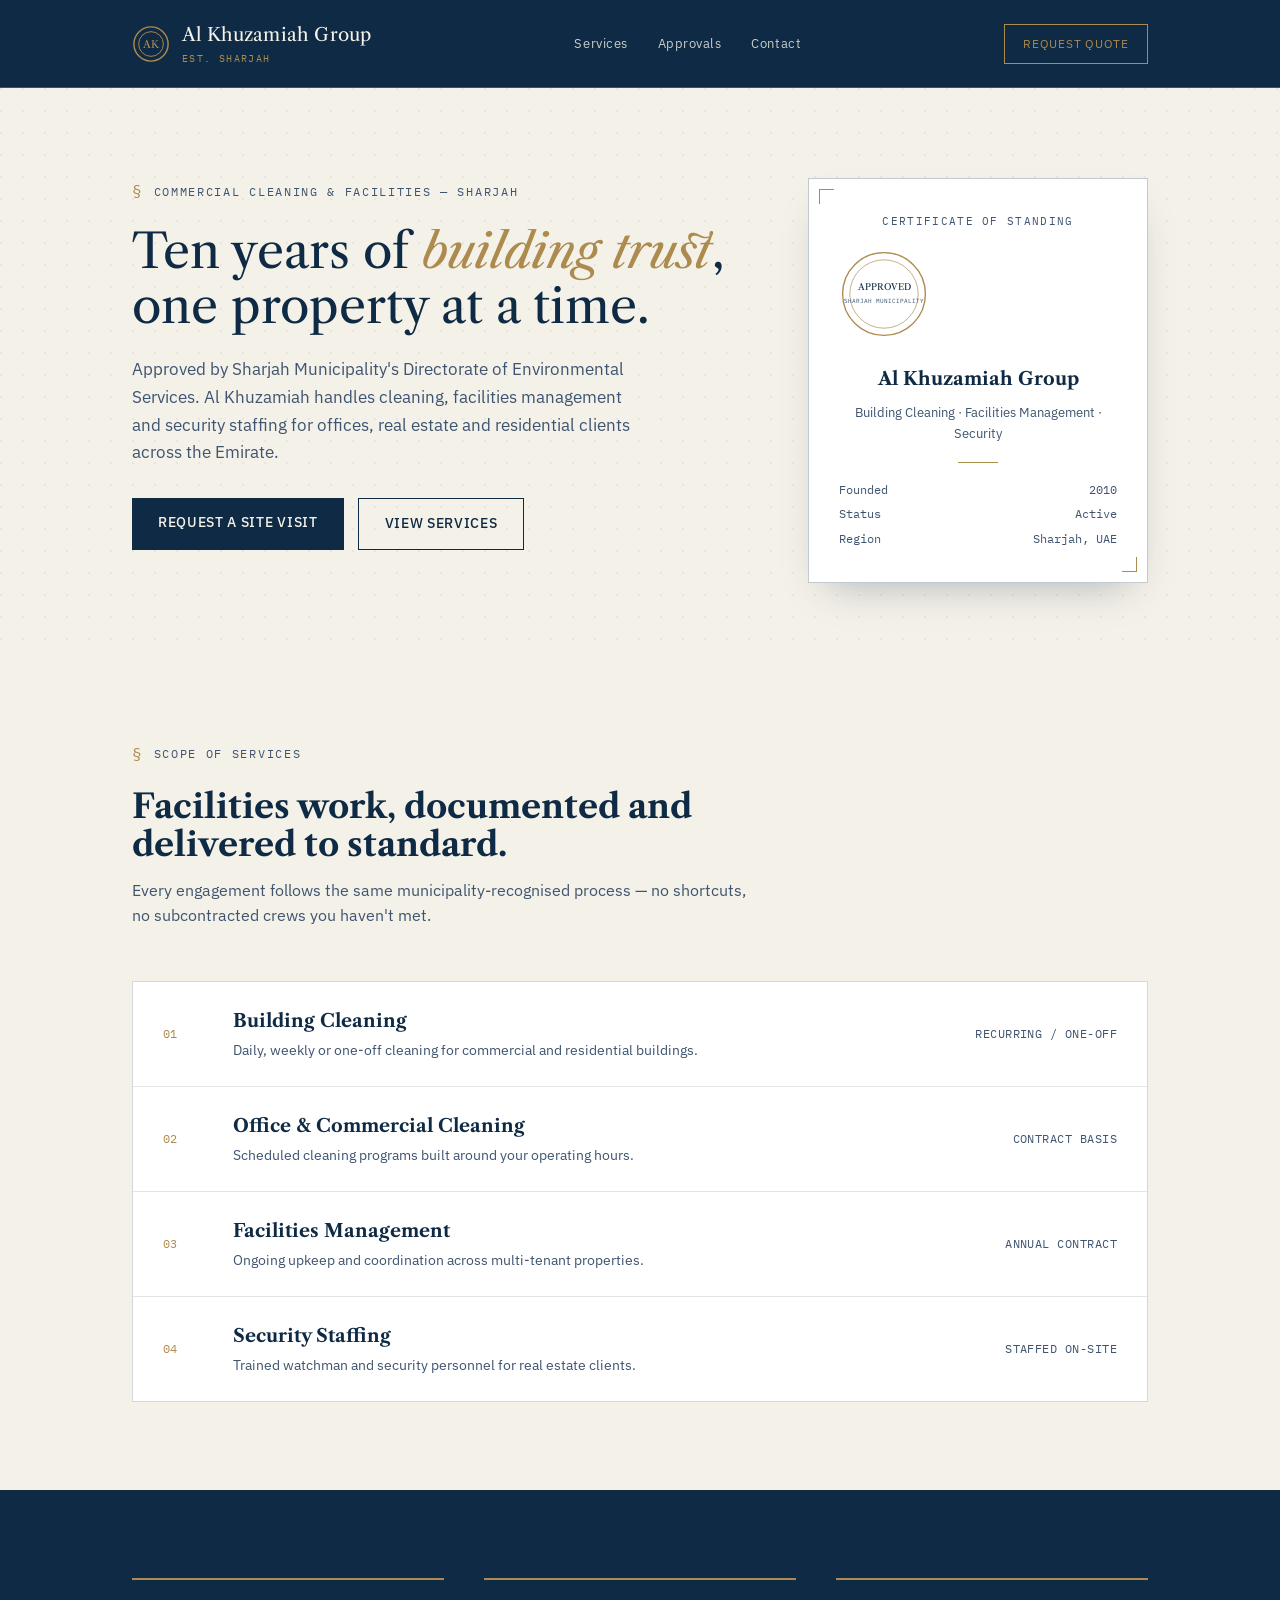
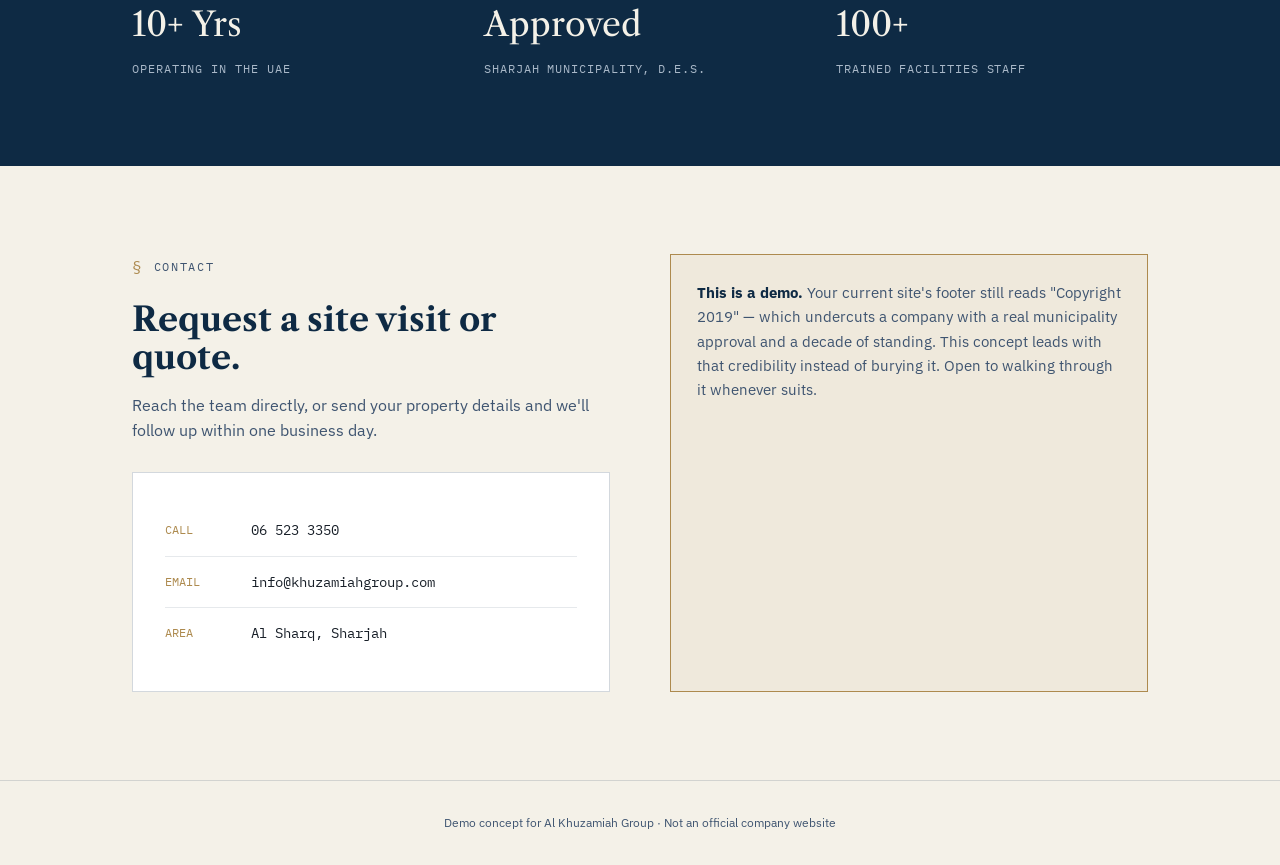
<file: al-khuzamiah-demo.html>
<!DOCTYPE html>
<html lang="en">
<head>
<meta charset="UTF-8">
<meta name="viewport" content="width=device-width, initial-scale=1.0">
<title>Al Khuzamiah Group | Sharjah</title>
<link rel="preconnect" href="https://fonts.googleapis.com">
<link href="https://fonts.googleapis.com/css2?family=Libre+Caslon+Text:ital,wght@0,400;0,700;1,400&family=IBM+Plex+Sans:wght@400;500;600&family=IBM+Plex+Mono:wght@400;500&display=swap" rel="stylesheet">
<style>
  :root{
    --navy:#0E2A44;
    --slate:#3E5470;
    --brass:#AD8A4E;
    --paper:#F4F1E8;
    --ink:#181F28;
  }
  *{margin:0;padding:0;box-sizing:border-box;}
  body{background:var(--paper);color:var(--ink);font-family:'IBM Plex Sans',sans-serif;line-height:1.6;}
  a{color:inherit;text-decoration:none;}
  .wrap{max-width:1080px;margin:0 auto;padding:0 32px;}

  header{background:var(--navy);color:var(--paper);padding:20px 0;border-bottom:1px solid rgba(173,138,78,0.4);}
  header .wrap{display:flex;justify-content:space-between;align-items:center;}
  .brand{display:flex;align-items:center;gap:12px;}
  .seal{width:38px;height:38px;flex-shrink:0;}
  .brand-text{font-family:'Libre Caslon Text',serif;font-size:1.15rem;letter-spacing:0.01em;}
  .brand-text small{display:block;font-family:'IBM Plex Mono',monospace;font-size:0.62rem;letter-spacing:0.14em;color:var(--brass);text-transform:uppercase;margin-top:2px;}
  nav{display:flex;gap:30px;font-size:0.82rem;letter-spacing:0.04em;}
  nav a{opacity:0.82;}
  nav a:hover{opacity:1;color:var(--brass);}
  .header-cta{border:1px solid var(--brass);color:var(--brass);padding:9px 18px;font-size:0.78rem;letter-spacing:0.06em;text-transform:uppercase;}

  /* Hero: certificate style */
  .hero{padding:90px 0 70px;background:var(--paper);position:relative;}
  .hero::before{
    content:'';position:absolute;inset:0;
    background-image: radial-gradient(circle at 1px 1px, rgba(14,42,68,0.06) 1px, transparent 0);
    background-size:22px 22px;
    pointer-events:none;
  }
  .hero .wrap{position:relative;display:grid;grid-template-columns:1fr 340px;gap:60px;align-items:start;}
  .kicker{font-family:'IBM Plex Mono',monospace;font-size:0.75rem;letter-spacing:0.14em;text-transform:uppercase;color:var(--slate);margin-bottom:20px;display:flex;align-items:center;gap:10px;}
  .kicker::before{content:'§';color:var(--brass);font-size:1rem;}
  h1{font-family:'Libre Caslon Text',serif;font-size:3rem;line-height:1.14;font-weight:400;margin-bottom:22px;color:var(--navy);}
  h1 i{color:var(--brass);}
  .hero p.lede{font-size:1.08rem;color:var(--slate);max-width:520px;margin-bottom:32px;}
  .btnrow{display:flex;gap:14px;flex-wrap:wrap;}
  .btn{padding:14px 26px;font-size:0.85rem;letter-spacing:0.05em;text-transform:uppercase;font-weight:500;}
  .btn-primary{background:var(--navy);color:var(--paper);}
  .btn-outline{border:1px solid var(--navy);color:var(--navy);}

  /* certificate card */
  .cert{
    background:#fff;border:1px solid rgba(14,42,68,0.25);
    padding:34px 30px;position:relative;
    box-shadow:0 18px 40px -20px rgba(14,42,68,0.35);
  }
  .cert::before,.cert::after{content:'';position:absolute;width:14px;height:14px;border:1px solid var(--brass);}
  .cert::before{top:10px;left:10px;border-right:none;border-bottom:none;}
  .cert::after{bottom:10px;right:10px;border-left:none;border-top:none;}
  .cert-eyebrow{font-family:'IBM Plex Mono',monospace;font-size:0.68rem;letter-spacing:0.12em;text-transform:uppercase;color:var(--slate);text-align:center;margin-bottom:18px;}
  .cert-seal{width:90px;height:90px;margin:0 auto 18px;}
  .cert h3{font-family:'Libre Caslon Text',serif;text-align:center;font-size:1.15rem;color:var(--navy);margin-bottom:8px;}
  .cert p{text-align:center;font-size:0.82rem;color:var(--slate);}
  .cert .divider{width:40px;height:1px;background:var(--brass);margin:18px auto;}
  .cert-line{display:flex;justify-content:space-between;font-family:'IBM Plex Mono',monospace;font-size:0.72rem;color:var(--slate);margin-top:6px;}

  section{padding:88px 0;}
  .section-head{max-width:620px;margin-bottom:52px;}
  h2{font-family:'Libre Caslon Text',serif;font-size:2.1rem;color:var(--navy);line-height:1.15;}
  .section-head p{color:var(--slate);margin-top:14px;}

  /* services as document ledger */
  .ledger{background:#fff;border:1px solid rgba(14,42,68,0.18);}
  .ledger-row{display:grid;grid-template-columns:70px 1fr 200px;padding:24px 30px;border-bottom:1px solid rgba(14,42,68,0.12);align-items:center;}
  .ledger-row:last-child{border-bottom:none;}
  .ledger-row .tag{font-family:'IBM Plex Mono',monospace;font-size:0.72rem;color:var(--brass);}
  .ledger-row h4{font-family:'Libre Caslon Text',serif;font-size:1.15rem;color:var(--navy);margin-bottom:4px;}
  .ledger-row p{font-size:0.88rem;color:var(--slate);}
  .ledger-row .scope{font-family:'IBM Plex Mono',monospace;font-size:0.72rem;color:var(--slate);text-align:right;text-transform:uppercase;letter-spacing:0.04em;}

  /* trust band */
  .trustband{background:var(--navy);color:var(--paper);}
  .trustband .wrap{display:grid;grid-template-columns:repeat(3,1fr);gap:40px;}
  .trust-item{border-top:2px solid var(--brass);padding-top:18px;}
  .trust-item .big{font-family:'Libre Caslon Text',serif;font-size:2.1rem;}
  .trust-item .small{font-family:'IBM Plex Mono',monospace;font-size:0.72rem;letter-spacing:0.08em;text-transform:uppercase;color:#a9b8c8;margin-top:8px;}

  /* contact */
  .contact .wrap{display:grid;grid-template-columns:1fr 1fr;gap:60px;}
  .contact-card{background:#fff;border:1px solid rgba(14,42,68,0.18);padding:32px;}
  .contact-card .row{display:flex;gap:16px;padding:14px 0;border-bottom:1px solid rgba(14,42,68,0.1);font-family:'IBM Plex Mono',monospace;font-size:0.88rem;}
  .contact-card .row:last-child{border-bottom:none;}
  .contact-card .row span:first-child{color:var(--brass);min-width:70px;text-transform:uppercase;font-size:0.72rem;padding-top:2px;}
  .demo-note{background:rgba(173,138,78,0.08);border:1px solid var(--brass);padding:26px;font-size:0.92rem;color:var(--slate);line-height:1.65;}
  .demo-note strong{color:var(--navy);}

  footer{text-align:center;padding:32px;font-size:0.78rem;color:var(--slate);border-top:1px solid rgba(14,42,68,0.15);}

  @media(max-width:860px){
    .hero .wrap,.contact .wrap{grid-template-columns:1fr;}
    .trustband .wrap{grid-template-columns:1fr;}
    nav{display:none;}
    h1{font-size:2.2rem;}
    .ledger-row{grid-template-columns:1fr;gap:8px;}
    .ledger-row .scope{text-align:left;}
  }
</style>
</head>
<body>

<header>
  <div class="wrap">
    <div class="brand">
      <svg class="seal" viewBox="0 0 40 40"><circle cx="20" cy="20" r="18" fill="none" stroke="#AD8A4E" stroke-width="1.5"/><circle cx="20" cy="20" r="13" fill="none" stroke="#AD8A4E" stroke-width="1"/><text x="20" y="24" text-anchor="middle" fill="#AD8A4E" font-size="11" font-family="Libre Caslon Text, serif">AK</text></svg>
      <div class="brand-text">Al Khuzamiah Group<small>Est. Sharjah</small></div>
    </div>
    <nav>
      <a href="#services">Services</a>
      <a href="#trust">Approvals</a>
      <a href="#contact">Contact</a>
    </nav>
    <a class="header-cta" href="#contact">Request Quote</a>
  </div>
</header>

<section class="hero">
  <div class="wrap">
    <div>
      <div class="kicker">Commercial Cleaning &amp; Facilities — Sharjah</div>
      <h1>Ten years of <i>building trust</i>, one property at a time.</h1>
      <p class="lede">Approved by Sharjah Municipality's Directorate of Environmental Services. Al Khuzamiah handles cleaning, facilities management and security staffing for offices, real estate and residential clients across the Emirate.</p>
      <div class="btnrow">
        <a class="btn btn-primary" href="#contact">Request a Site Visit</a>
        <a class="btn btn-outline" href="#services">View Services</a>
      </div>
    </div>
    <div class="cert">
      <div class="cert-eyebrow">Certificate of Standing</div>
      <svg class="cert-seal" viewBox="0 0 100 100">
        <circle cx="50" cy="50" r="46" fill="none" stroke="#AD8A4E" stroke-width="1.5"/>
        <circle cx="50" cy="50" r="38" fill="none" stroke="#AD8A4E" stroke-width="0.75"/>
        <text x="50" y="46" text-anchor="middle" fill="#0E2A44" font-size="10" font-family="Libre Caslon Text, serif">APPROVED</text>
        <text x="50" y="60" text-anchor="middle" fill="#3E5470" font-size="7" font-family="IBM Plex Mono, monospace">SHARJAH MUNICIPALITY</text>
      </svg>
      <h3>Al Khuzamiah Group</h3>
      <p>Building Cleaning · Facilities Management · Security</p>
      <div class="divider"></div>
      <div class="cert-line"><span>Founded</span><span>2010</span></div>
      <div class="cert-line"><span>Status</span><span>Active</span></div>
      <div class="cert-line"><span>Region</span><span>Sharjah, UAE</span></div>
    </div>
  </div>
</section>

<section id="services">
  <div class="wrap">
    <div class="section-head">
      <div class="kicker">Scope of Services</div>
      <h2>Facilities work, documented and delivered to standard.</h2>
      <p>Every engagement follows the same municipality-recognised process — no shortcuts, no subcontracted crews you haven't met.</p>
    </div>
    <div class="ledger">
      <div class="ledger-row"><div class="tag">01</div><div><h4>Building Cleaning</h4><p>Daily, weekly or one-off cleaning for commercial and residential buildings.</p></div><div class="scope">Recurring / One-off</div></div>
      <div class="ledger-row"><div class="tag">02</div><div><h4>Office &amp; Commercial Cleaning</h4><p>Scheduled cleaning programs built around your operating hours.</p></div><div class="scope">Contract Basis</div></div>
      <div class="ledger-row"><div class="tag">03</div><div><h4>Facilities Management</h4><p>Ongoing upkeep and coordination across multi-tenant properties.</p></div><div class="scope">Annual Contract</div></div>
      <div class="ledger-row"><div class="tag">04</div><div><h4>Security Staffing</h4><p>Trained watchman and security personnel for real estate clients.</p></div><div class="scope">Staffed On-Site</div></div>
    </div>
  </div>
</section>

<section class="trustband" id="trust">
  <div class="wrap">
    <div class="trust-item"><div class="big">10+ Yrs</div><div class="small">Operating in the UAE</div></div>
    <div class="trust-item"><div class="big">Approved</div><div class="small">Sharjah Municipality, D.E.S.</div></div>
    <div class="trust-item"><div class="big">100+</div><div class="small">Trained facilities staff</div></div>
  </div>
</section>

<section class="contact" id="contact">
  <div class="wrap">
    <div>
      <div class="kicker">Contact</div>
      <h2>Request a site visit or quote.</h2>
      <p style="color:var(--slate);margin-top:16px;">Reach the team directly, or send your property details and we'll follow up within one business day.</p>
      <div class="contact-card" style="margin-top:28px;">
        <div class="row"><span>Call</span><span>06 523 3350</span></div>
        <div class="row"><span>Email</span><span>info@khuzamiahgroup.com</span></div>
        <div class="row"><span>Area</span><span>Al Sharq, Sharjah</span></div>
      </div>
    </div>
    <div class="demo-note">
      <strong>This is a demo.</strong> Your current site's footer still reads "Copyright 2019" — which undercuts a company with a real municipality approval and a decade of standing. This concept leads with that credibility instead of burying it. Open to walking through it whenever suits.
    </div>
  </div>
</section>

<footer>Demo concept for Al Khuzamiah Group · Not an official company website</footer>

</body>
</html>
</file>
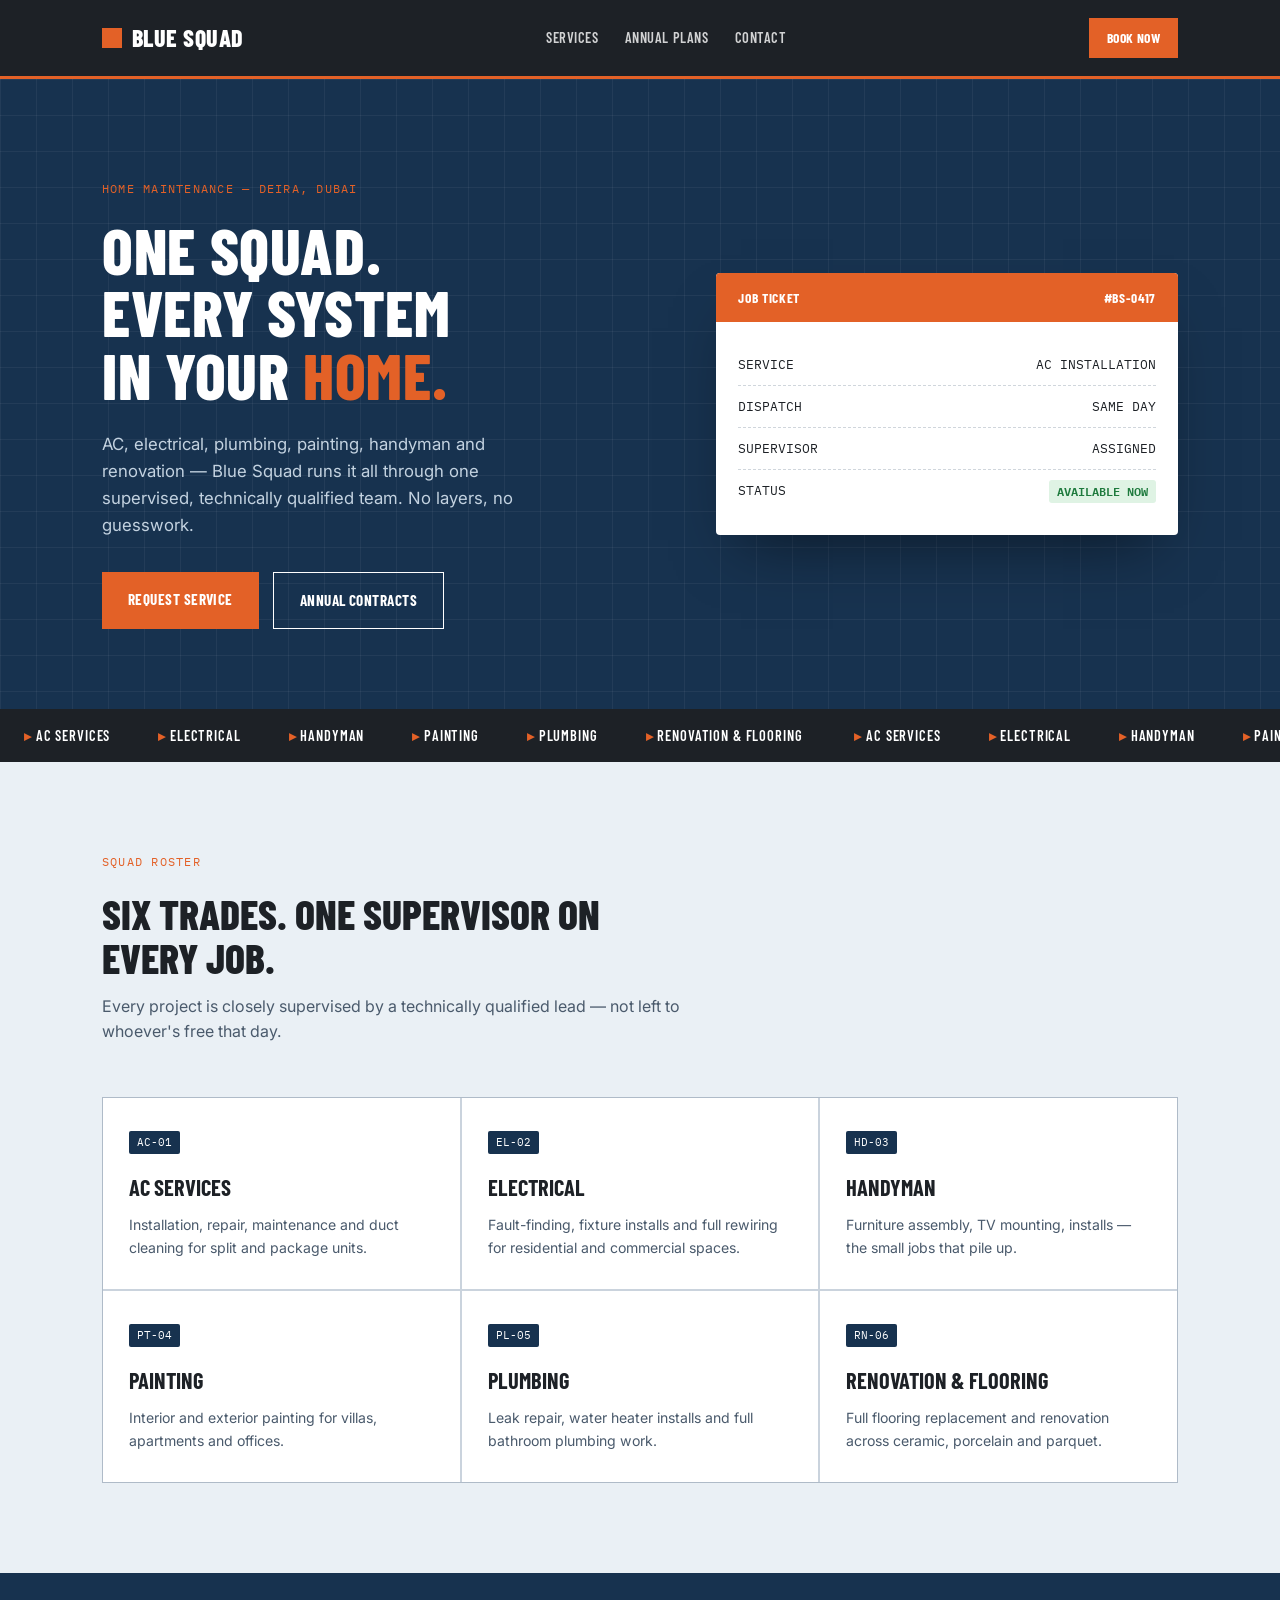
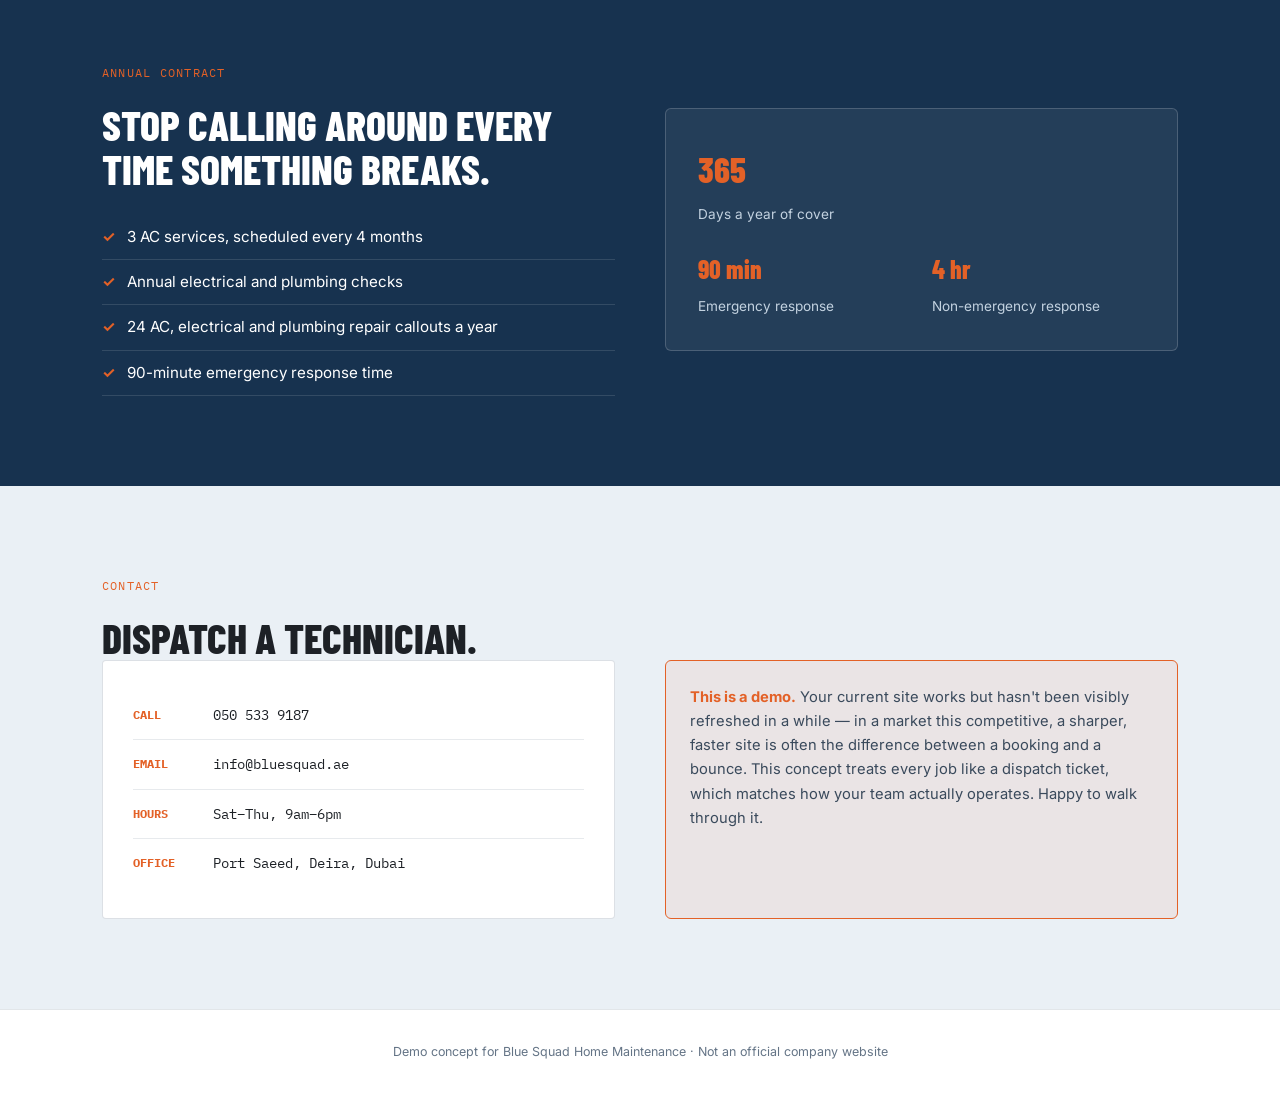
<file: blue-squad-demo.html>
<!DOCTYPE html>
<html lang="en">
<head>
<meta charset="UTF-8">
<meta name="viewport" content="width=device-width, initial-scale=1.0">
<title>Blue Squad | Home Maintenance, Dubai</title>
<link rel="preconnect" href="https://fonts.googleapis.com">
<link href="https://fonts.googleapis.com/css2?family=Barlow+Condensed:wght@500;600;700;800&family=Inter:wght@400;500;600&family=IBM+Plex+Mono:wght@400;500;600&display=swap" rel="stylesheet">
<style>
  :root{
    --steel:#17324F;
    --steel-light:#EAF0F5;
    --orange:#E36127;
    --graphite:#1D2126;
    --white:#FFFFFF;
  }
  *{margin:0;padding:0;box-sizing:border-box;}
  body{background:var(--steel-light);color:var(--graphite);font-family:'Inter',sans-serif;line-height:1.6;}
  a{color:inherit;text-decoration:none;}
  .wrap{max-width:1140px;margin:0 auto;padding:0 32px;}

  header{background:var(--graphite);color:var(--white);padding:18px 0;position:sticky;top:0;z-index:50;border-bottom:3px solid var(--orange);}
  header .wrap{display:flex;justify-content:space-between;align-items:center;}
  .brand{font-family:'Barlow Condensed',sans-serif;font-weight:800;font-size:1.5rem;text-transform:uppercase;letter-spacing:0.02em;display:flex;align-items:center;gap:10px;}
  .brand .sq{width:20px;height:20px;background:var(--orange);display:inline-block;}
  nav{display:flex;gap:26px;font-family:'Barlow Condensed',sans-serif;font-weight:600;text-transform:uppercase;font-size:0.9rem;letter-spacing:0.04em;}
  nav a{opacity:0.8;}
  nav a:hover{opacity:1;color:var(--orange);}
  .header-cta{background:var(--orange);color:var(--white);padding:9px 18px;font-family:'Barlow Condensed',sans-serif;font-weight:700;text-transform:uppercase;font-size:0.85rem;letter-spacing:0.03em;}

  /* Hero - schematic grid */
  .hero{
    background:var(--steel);color:var(--white);
    padding:100px 0 80px;position:relative;overflow:hidden;
  }
  .hero::before{
    content:'';position:absolute;inset:0;
    background-image:
      linear-gradient(rgba(255,255,255,0.05) 1px, transparent 1px),
      linear-gradient(90deg, rgba(255,255,255,0.05) 1px, transparent 1px);
    background-size:36px 36px;
  }
  .hero .wrap{position:relative;display:grid;grid-template-columns:1.1fr 0.9fr;gap:50px;align-items:center;}
  .kicker{font-family:'IBM Plex Mono',monospace;font-size:0.78rem;letter-spacing:0.1em;text-transform:uppercase;color:var(--orange);margin-bottom:20px;}
  h1{font-family:'Barlow Condensed',sans-serif;font-size:4rem;font-weight:800;line-height:0.98;text-transform:uppercase;letter-spacing:0.01em;margin-bottom:24px;}
  h1 span{color:var(--orange);}
  .hero p.lede{font-size:1.05rem;color:#c3d2e0;max-width:460px;margin-bottom:34px;}
  .btnrow{display:flex;gap:14px;flex-wrap:wrap;}
  .btn{padding:15px 26px;font-family:'Barlow Condensed',sans-serif;font-weight:700;text-transform:uppercase;font-size:0.95rem;letter-spacing:0.03em;}
  .btn-primary{background:var(--orange);color:var(--white);}
  .btn-outline{border:1.5px solid var(--white);color:var(--white);}

  /* dispatch ticket */
  .ticket{
    background:var(--white);color:var(--graphite);
    border-radius:4px;padding:0;overflow:hidden;
    box-shadow:0 30px 60px -25px rgba(0,0,0,0.5);
  }
  .ticket-head{background:var(--orange);color:var(--white);padding:14px 22px;font-family:'Barlow Condensed',sans-serif;font-weight:700;text-transform:uppercase;letter-spacing:0.05em;display:flex;justify-content:space-between;font-size:0.85rem;}
  .ticket-body{padding:22px;}
  .ticket-row{display:flex;justify-content:space-between;padding:10px 0;border-bottom:1px dashed rgba(23,50,79,0.2);font-family:'IBM Plex Mono',monospace;font-size:0.82rem;}
  .ticket-row:last-child{border-bottom:none;}
  .ticket-row .status{background:#DFF3E4;color:#1E7A3D;padding:2px 8px;border-radius:3px;font-weight:600;font-size:0.72rem;}

  /* trades strip */
  .trades-strip{background:var(--graphite);color:var(--white);padding:14px 0;overflow:hidden;white-space:nowrap;}
  .trades-strip .track{display:inline-block;animation:scroll 24s linear infinite;font-family:'Barlow Condensed',sans-serif;font-weight:600;text-transform:uppercase;letter-spacing:0.06em;font-size:0.9rem;}
  .trades-strip span{margin:0 24px;}
  .trades-strip span::before{content:'▸ ';color:var(--orange);}
  @keyframes scroll{from{transform:translateX(0);}to{transform:translateX(-50%);}}

  section{padding:90px 0;}
  .section-head{max-width:600px;margin-bottom:52px;}
  h2{font-family:'Barlow Condensed',sans-serif;font-size:2.6rem;font-weight:800;text-transform:uppercase;line-height:1.05;}
  .section-head p{color:#4a5a6c;margin-top:14px;font-size:1rem;}

  /* services as job cards / squad roster */
  .roster{display:grid;grid-template-columns:repeat(3,1fr);gap:2px;background:rgba(23,50,79,0.15);border:1px solid rgba(23,50,79,0.15);}
  .job-card{background:var(--white);padding:30px 26px;position:relative;}
  .job-card .badge{
    display:inline-block;font-family:'IBM Plex Mono',monospace;font-size:0.68rem;
    background:var(--steel);color:var(--white);padding:3px 8px;border-radius:2px;margin-bottom:16px;
  }
  .job-card h3{font-family:'Barlow Condensed',sans-serif;font-size:1.4rem;font-weight:700;text-transform:uppercase;margin-bottom:8px;}
  .job-card p{font-size:0.88rem;color:#4a5a6c;}

  /* AMC callout */
  .amc{background:var(--steel);color:var(--white);}
  .amc .wrap{display:grid;grid-template-columns:1fr 1fr;gap:50px;align-items:center;}
  .amc h2{color:var(--white);}
  .amc-list{list-style:none;margin-top:24px;}
  .amc-list li{display:flex;gap:12px;padding:10px 0;border-bottom:1px solid rgba(255,255,255,0.12);font-size:0.95rem;}
  .amc-list li::before{content:'✓';color:var(--orange);font-weight:700;}
  .amc-card{background:rgba(255,255,255,0.06);border:1px solid rgba(255,255,255,0.18);border-radius:6px;padding:32px;}
  .amc-card .big{font-family:'Barlow Condensed',sans-serif;font-size:2.2rem;font-weight:800;color:var(--orange);}
  .amc-card .label{font-size:0.85rem;color:#c3d2e0;margin-top:6px;}
  .amc-stats{display:grid;grid-template-columns:1fr 1fr;gap:20px;margin-top:24px;}

  .contact .wrap{display:grid;grid-template-columns:1fr 1fr;gap:50px;}
  .contact-card{background:var(--white);border:1px solid rgba(23,50,79,0.15);border-radius:4px;padding:30px;}
  .contact-card .row{display:flex;gap:14px;padding:13px 0;border-bottom:1px solid rgba(23,50,79,0.1);font-family:'IBM Plex Mono',monospace;font-size:0.88rem;}
  .contact-card .row:last-child{border-bottom:none;}
  .contact-card .row span:first-child{color:var(--orange);min-width:66px;text-transform:uppercase;font-size:0.72rem;padding-top:2px;font-weight:700;}
  .demo-note{background:rgba(227,97,39,0.08);border:1px solid var(--orange);border-radius:6px;padding:24px;font-size:0.92rem;color:#3a4a5c;line-height:1.65;}
  .demo-note strong{color:var(--orange);}

  footer{text-align:center;padding:32px;font-size:0.78rem;color:#647486;background:var(--white);border-top:1px solid rgba(23,50,79,0.12);}

  @media(max-width:860px){
    .hero .wrap,.amc .wrap,.contact .wrap{grid-template-columns:1fr;}
    .roster{grid-template-columns:1fr;}
    nav{display:none;}
    h1{font-size:2.8rem;}
  }
</style>
</head>
<body>

<header>
  <div class="wrap">
    <div class="brand"><span class="sq"></span>Blue Squad</div>
    <nav>
      <a href="#services">Services</a>
      <a href="#amc">Annual Plans</a>
      <a href="#contact">Contact</a>
    </nav>
    <a class="header-cta" href="#contact">Book Now</a>
  </div>
</header>

<section class="hero">
  <div class="wrap">
    <div>
      <div class="kicker">Home Maintenance — Deira, Dubai</div>
      <h1>One squad.<br>Every system<br>in your <span>home.</span></h1>
      <p class="lede">AC, electrical, plumbing, painting, handyman and renovation — Blue Squad runs it all through one supervised, technically qualified team. No layers, no guesswork.</p>
      <div class="btnrow">
        <a class="btn btn-primary" href="#contact">Request Service</a>
        <a class="btn btn-outline" href="#amc">Annual Contracts</a>
      </div>
    </div>
    <div class="ticket">
      <div class="ticket-head"><span>JOB TICKET</span><span>#BS-0417</span></div>
      <div class="ticket-body">
        <div class="ticket-row"><span>SERVICE</span><span>AC INSTALLATION</span></div>
        <div class="ticket-row"><span>DISPATCH</span><span>SAME DAY</span></div>
        <div class="ticket-row"><span>SUPERVISOR</span><span>ASSIGNED</span></div>
        <div class="ticket-row"><span>STATUS</span><span class="status">AVAILABLE NOW</span></div>
      </div>
    </div>
  </div>
</section>

<div class="trades-strip">
  <div class="track">
    <span>AC SERVICES</span><span>ELECTRICAL</span><span>HANDYMAN</span><span>PAINTING</span><span>PLUMBING</span><span>RENOVATION &amp; FLOORING</span>
    <span>AC SERVICES</span><span>ELECTRICAL</span><span>HANDYMAN</span><span>PAINTING</span><span>PLUMBING</span><span>RENOVATION &amp; FLOORING</span>
  </div>
</div>

<section id="services">
  <div class="wrap">
    <div class="section-head">
      <div class="kicker" style="color:var(--orange);font-family:'IBM Plex Mono',monospace;font-size:0.78rem;text-transform:uppercase;letter-spacing:0.1em;">Squad Roster</div>
      <h2>Six trades. One supervisor on every job.</h2>
      <p>Every project is closely supervised by a technically qualified lead — not left to whoever's free that day.</p>
    </div>
    <div class="roster">
      <div class="job-card"><span class="badge">AC-01</span><h3>AC Services</h3><p>Installation, repair, maintenance and duct cleaning for split and package units.</p></div>
      <div class="job-card"><span class="badge">EL-02</span><h3>Electrical</h3><p>Fault-finding, fixture installs and full rewiring for residential and commercial spaces.</p></div>
      <div class="job-card"><span class="badge">HD-03</span><h3>Handyman</h3><p>Furniture assembly, TV mounting, installs — the small jobs that pile up.</p></div>
      <div class="job-card"><span class="badge">PT-04</span><h3>Painting</h3><p>Interior and exterior painting for villas, apartments and offices.</p></div>
      <div class="job-card"><span class="badge">PL-05</span><h3>Plumbing</h3><p>Leak repair, water heater installs and full bathroom plumbing work.</p></div>
      <div class="job-card"><span class="badge">RN-06</span><h3>Renovation &amp; Flooring</h3><p>Full flooring replacement and renovation across ceramic, porcelain and parquet.</p></div>
    </div>
  </div>
</section>

<section class="amc" id="amc">
  <div class="wrap">
    <div>
      <div class="kicker" style="color:var(--orange);font-family:'IBM Plex Mono',monospace;font-size:0.78rem;text-transform:uppercase;letter-spacing:0.1em;">Annual Contract</div>
      <h2>Stop calling around every time something breaks.</h2>
      <ul class="amc-list">
        <li>3 AC services, scheduled every 4 months</li>
        <li>Annual electrical and plumbing checks</li>
        <li>24 AC, electrical and plumbing repair callouts a year</li>
        <li>90-minute emergency response time</li>
      </ul>
    </div>
    <div class="amc-card">
      <div class="big">365</div>
      <div class="label">Days a year of cover</div>
      <div class="amc-stats">
        <div><div class="big" style="font-size:1.6rem;">90 min</div><div class="label">Emergency response</div></div>
        <div><div class="big" style="font-size:1.6rem;">4 hr</div><div class="label">Non-emergency response</div></div>
      </div>
    </div>
  </div>
</section>

<section class="contact" id="contact">
  <div>
    <div class="wrap" style="display:block;">
      <div class="kicker" style="color:var(--orange);font-family:'IBM Plex Mono',monospace;font-size:0.78rem;text-transform:uppercase;letter-spacing:0.1em;">Contact</div>
      <h2>Dispatch a technician.</h2>
    </div>
  </div>
  <div class="wrap">
    <div class="contact-card">
      <div class="row"><span>Call</span><span>050 533 9187</span></div>
      <div class="row"><span>Email</span><span>info@bluesquad.ae</span></div>
      <div class="row"><span>Hours</span><span>Sat–Thu, 9am–6pm</span></div>
      <div class="row"><span>Office</span><span>Port Saeed, Deira, Dubai</span></div>
    </div>
    <div class="demo-note">
      <strong>This is a demo.</strong> Your current site works but hasn't been visibly refreshed in a while — in a market this competitive, a sharper, faster site is often the difference between a booking and a bounce. This concept treats every job like a dispatch ticket, which matches how your team actually operates. Happy to walk through it.
    </div>
  </div>
</section>

<footer>Demo concept for Blue Squad Home Maintenance · Not an official company website</footer>

</body>
</html>
</file>
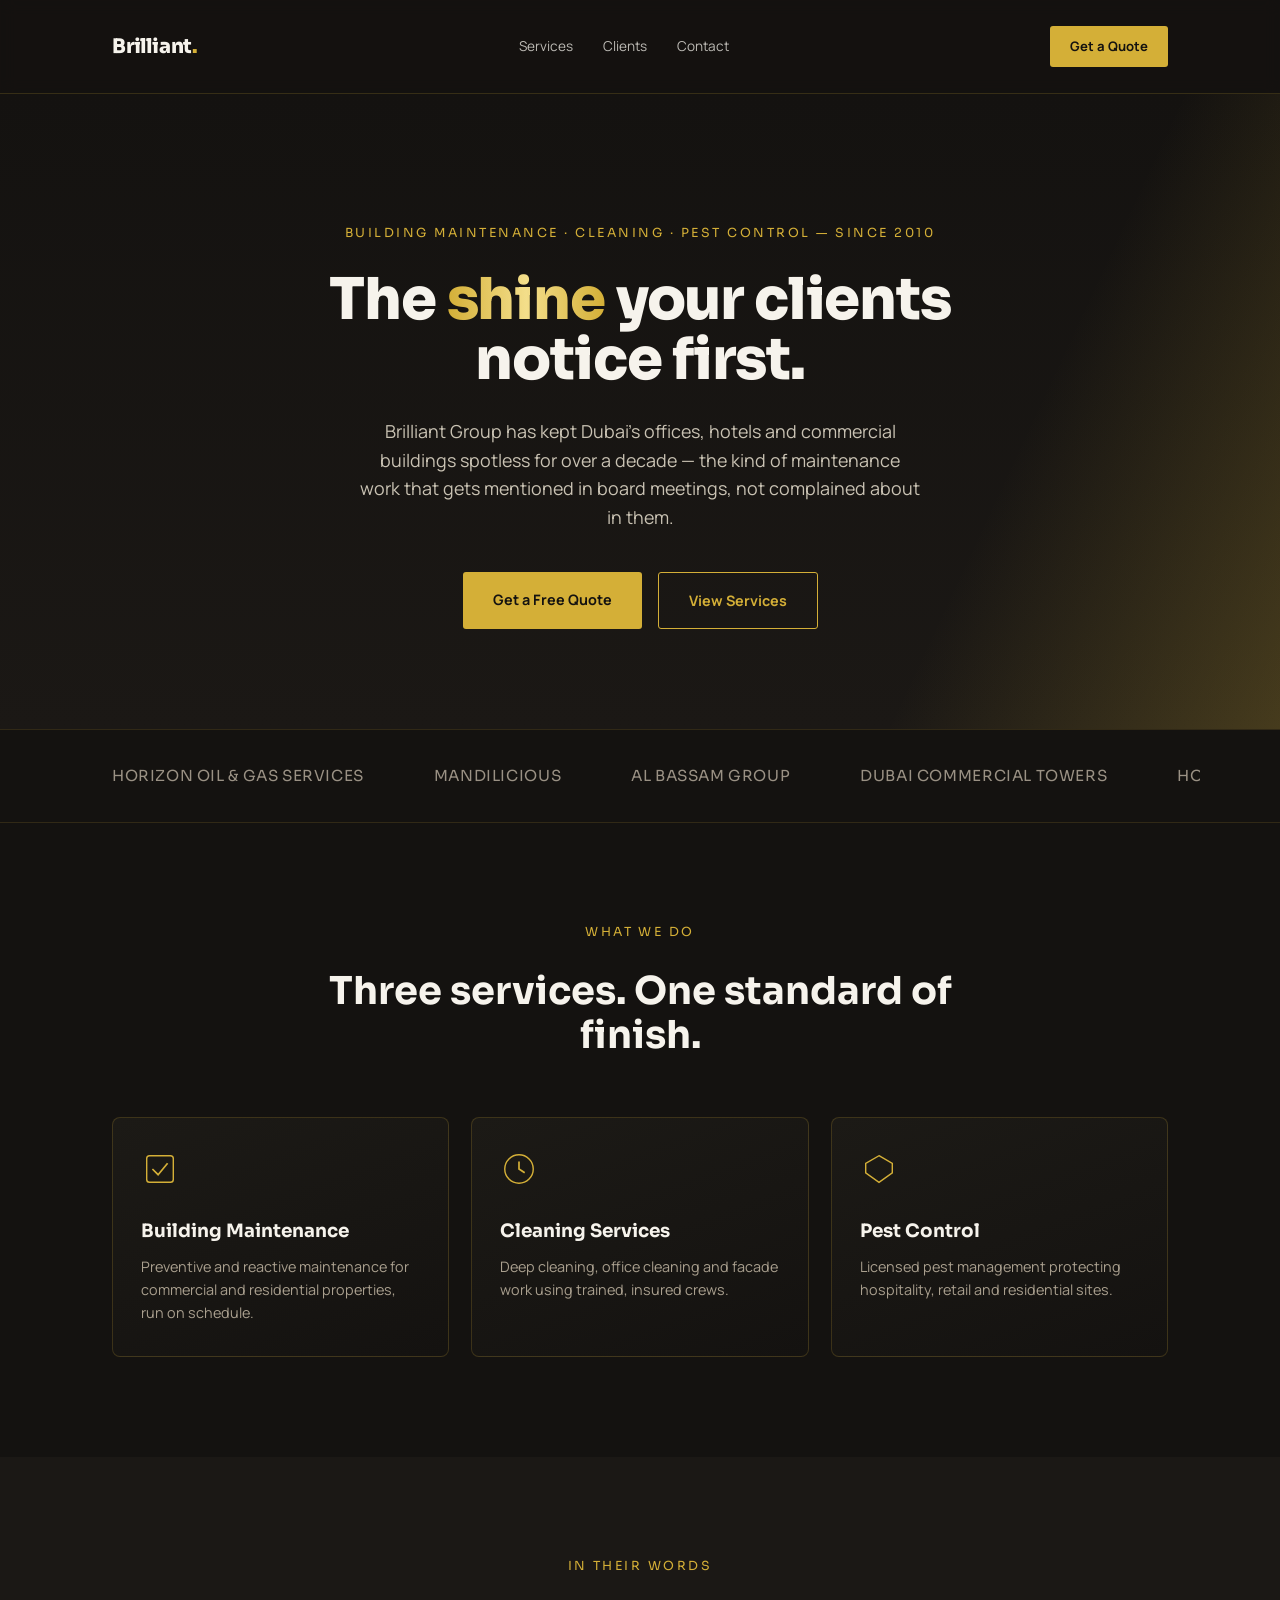
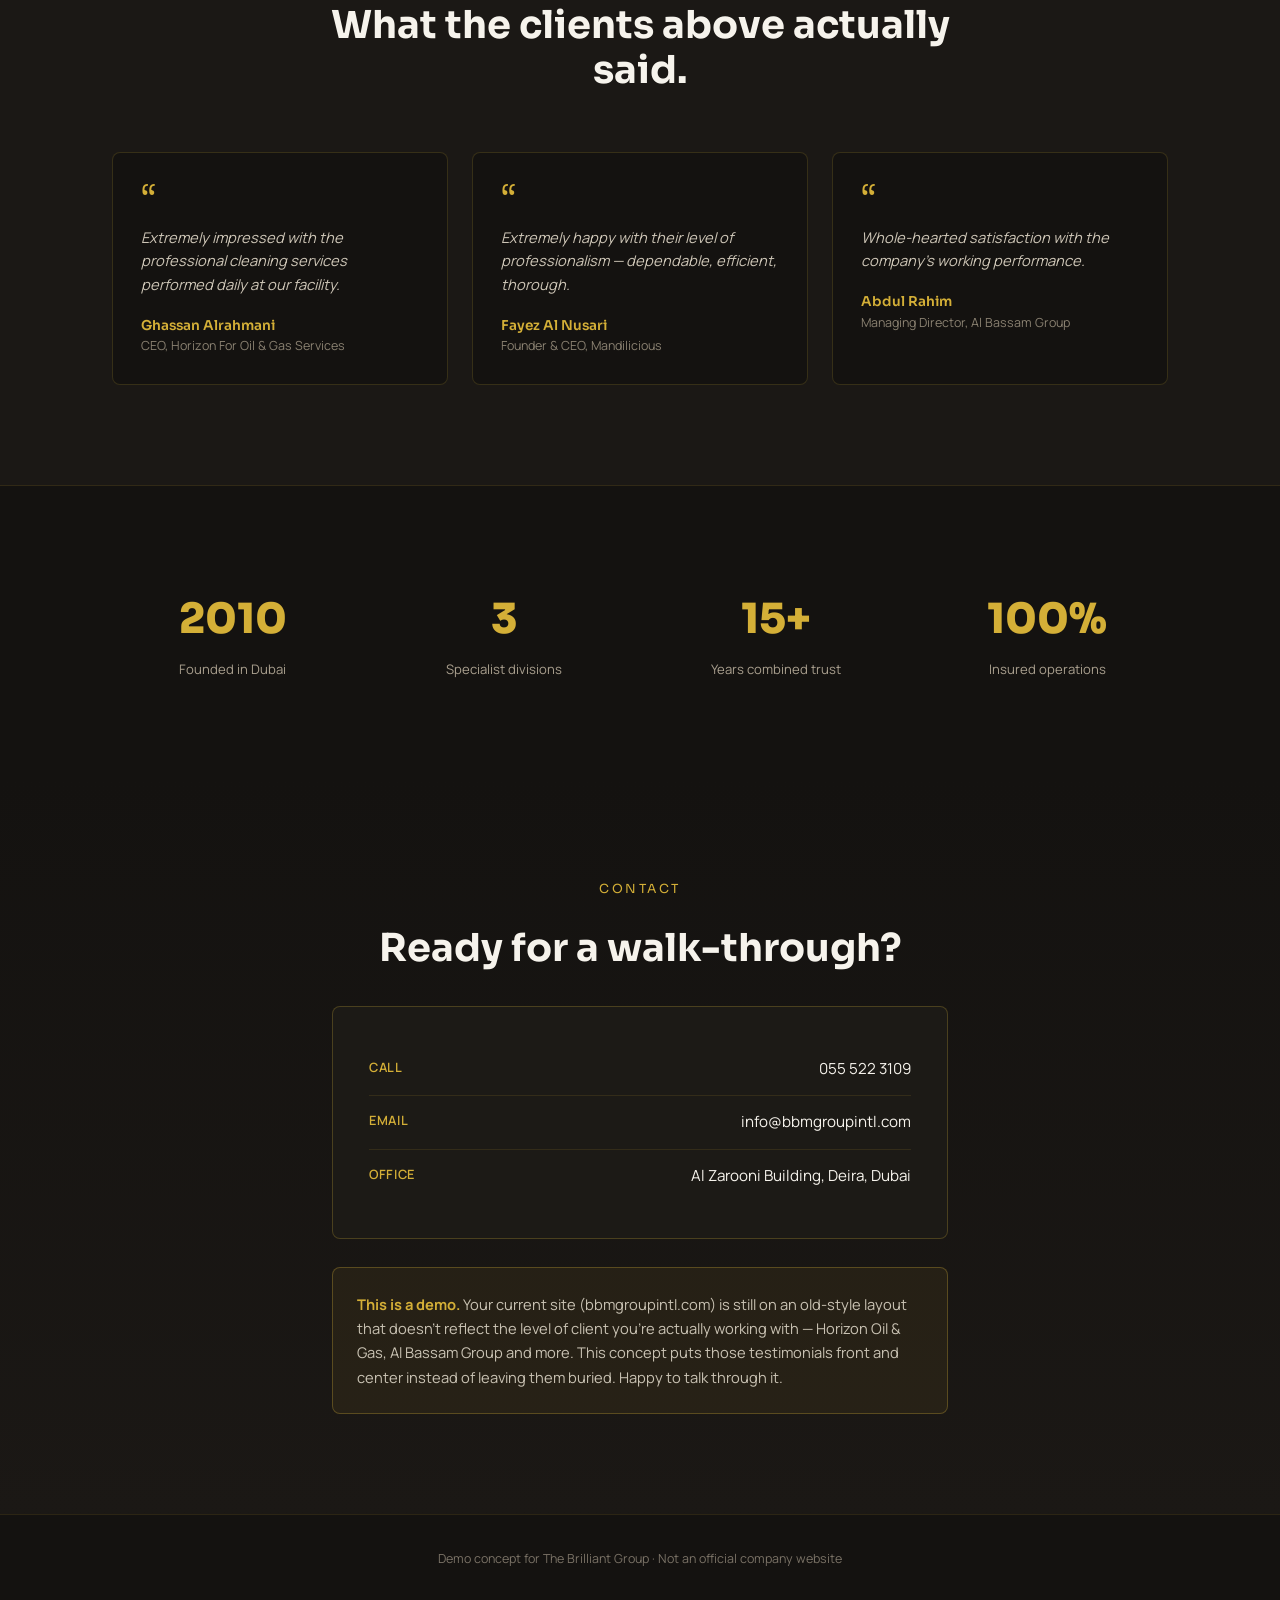
<file: brilliant-group-demo.html>
<!DOCTYPE html>
<html lang="en">
<head>
<meta charset="UTF-8">
<meta name="viewport" content="width=device-width, initial-scale=1.0">
<title>The Brilliant Group | Dubai</title>
<link rel="preconnect" href="https://fonts.googleapis.com">
<link href="https://fonts.googleapis.com/css2?family=Sora:wght@400;600;700;800&family=Manrope:wght@400;500;600&display=swap" rel="stylesheet">
<style>
  :root{
    --black:#141210;
    --gold:#D4AF37;
    --bronze:#8C6A2F;
    --cream:#F6F3EC;
    --glint: rgba(212,175,55,0.35);
  }
  *{margin:0;padding:0;box-sizing:border-box;}
  body{background:var(--black);color:var(--cream);font-family:'Manrope',sans-serif;line-height:1.6;}
  a{color:inherit;text-decoration:none;}
  .wrap{max-width:1120px;margin:0 auto;padding:0 32px;}

  header{padding:26px 0;position:sticky;top:0;z-index:50;background:rgba(20,18,16,0.9);backdrop-filter:blur(8px);border-bottom:1px solid rgba(212,175,55,0.18);}
  header .wrap{display:flex;justify-content:space-between;align-items:center;}
  .brand{font-family:'Sora',sans-serif;font-weight:800;font-size:1.25rem;letter-spacing:-0.01em;}
  .brand .dot{color:var(--gold);}
  nav{display:flex;gap:30px;font-size:0.85rem;}
  nav a{opacity:0.75;transition:.2s;}
  nav a:hover{opacity:1;color:var(--gold);}
  .header-cta{background:var(--gold);color:var(--black);padding:10px 20px;border-radius:3px;font-weight:700;font-size:0.82rem;}

  /* Hero with shine sweep */
  .hero{
    padding:130px 0 100px;
    position:relative;
    overflow:hidden;
    background:linear-gradient(180deg,#141210,#1b1815 100%);
  }
  .shine-panel{
    position:absolute;inset:0;
    background:linear-gradient(115deg, transparent 30%, var(--glint) 45%, transparent 60%);
    background-size:250% 250%;
    animation:sweep 7s ease-in-out infinite;
    pointer-events:none;
  }
  @keyframes sweep{
    0%{background-position:130% 0%;}
    50%{background-position:-30% 100%;}
    100%{background-position:130% 0%;}
  }
  .hero .wrap{position:relative;text-align:center;max-width:780px;}
  .kicker{font-family:'Sora',sans-serif;font-size:0.78rem;letter-spacing:0.2em;text-transform:uppercase;color:var(--gold);margin-bottom:26px;}
  h1{font-family:'Sora',sans-serif;font-size:3.6rem;font-weight:800;line-height:1.05;letter-spacing:-0.02em;margin-bottom:26px;}
  h1 span{
    background:linear-gradient(90deg,#D4AF37,#F3DE8A,#D4AF37);
    -webkit-background-clip:text;background-clip:text;color:transparent;
  }
  .hero p.lede{font-size:1.12rem;color:#c9c2b3;max-width:560px;margin:0 auto 40px;}
  .btnrow{display:flex;gap:16px;justify-content:center;flex-wrap:wrap;}
  .btn{padding:16px 30px;font-weight:700;font-size:0.9rem;border-radius:3px;}
  .btn-primary{background:var(--gold);color:var(--black);}
  .btn-outline{border:1px solid var(--gold);color:var(--gold);}

  /* client marquee */
  .clients{padding:34px 0;border-top:1px solid rgba(212,175,55,0.15);border-bottom:1px solid rgba(212,175,55,0.15);overflow:hidden;}
  .clients .track{display:flex;gap:70px;white-space:nowrap;animation:marquee 22s linear infinite;font-family:'Sora',sans-serif;font-size:0.95rem;letter-spacing:0.04em;color:#9a9184;}
  @keyframes marquee{from{transform:translateX(0);}to{transform:translateX(-50%);}}

  section{padding:100px 0;}
  .section-head{max-width:640px;margin:0 auto 60px;text-align:center;}
  h2{font-family:'Sora',sans-serif;font-size:2.4rem;font-weight:700;line-height:1.15;}
  .section-head p{color:#a99f8e;margin-top:16px;}

  /* services - polished tiles */
  .services-grid{display:grid;grid-template-columns:repeat(3,1fr);gap:22px;}
  .service-tile{
    background:linear-gradient(160deg,#1c1a16,#141210);
    border:1px solid rgba(212,175,55,0.2);
    border-radius:8px;padding:32px 28px;
    position:relative;overflow:hidden;transition:.3s;
  }
  .service-tile:hover{border-color:var(--gold);transform:translateY(-3px);}
  .service-tile .icon{width:38px;height:38px;margin-bottom:20px;}
  .service-tile h3{font-family:'Sora',sans-serif;font-size:1.15rem;font-weight:700;margin-bottom:10px;}
  .service-tile p{font-size:0.9rem;color:#a99f8e;}

  /* testimonials since they have real corporate ones */
  .testimonials{background:#1b1815;}
  .test-grid{display:grid;grid-template-columns:repeat(3,1fr);gap:24px;}
  .test-card{background:#141210;border:1px solid rgba(212,175,55,0.18);border-radius:8px;padding:28px;}
  .test-card .quote-mark{font-family:'Sora',sans-serif;font-size:2.2rem;color:var(--gold);line-height:1;margin-bottom:10px;}
  .test-card p{font-size:0.92rem;color:#cdc5b6;font-style:italic;margin-bottom:18px;}
  .test-card .who{font-family:'Sora',sans-serif;font-size:0.85rem;font-weight:600;color:var(--gold);}
  .test-card .role{font-size:0.78rem;color:#8a8171;}

  /* stats */
  .stats{border-top:1px solid rgba(212,175,55,0.15);}
  .stats .wrap{display:grid;grid-template-columns:repeat(4,1fr);gap:30px;text-align:center;}
  .stat .num{font-family:'Sora',sans-serif;font-size:2.6rem;font-weight:800;color:var(--gold);}
  .stat .label{font-size:0.82rem;color:#a99f8e;margin-top:6px;}

  .contact{background:linear-gradient(180deg,#141210,#1b1815);}
  .contact .wrap{max-width:680px;text-align:center;}
  .contact-card{background:#1c1a16;border:1px solid rgba(212,175,55,0.25);border-radius:8px;padding:36px;margin-top:36px;text-align:left;}
  .contact-card .row{display:flex;justify-content:space-between;padding:14px 0;border-bottom:1px solid rgba(212,175,55,0.12);font-size:0.95rem;}
  .contact-card .row:last-child{border-bottom:none;}
  .contact-card .row span:first-child{color:var(--gold);font-weight:600;font-size:0.8rem;text-transform:uppercase;letter-spacing:0.05em;}
  .demo-note{margin-top:28px;background:rgba(212,175,55,0.07);border:1px solid rgba(212,175,55,0.3);border-radius:8px;padding:24px;font-size:0.92rem;color:#c9c2b3;line-height:1.65;text-align:left;}
  .demo-note strong{color:var(--gold);}

  footer{text-align:center;padding:34px;font-size:0.78rem;color:#7a7266;border-top:1px solid rgba(212,175,55,0.12);}

  @media(max-width:860px){
    .services-grid,.test-grid,.stats .wrap{grid-template-columns:1fr 1fr;}
    nav{display:none;}
    h1{font-size:2.5rem;}
  }
  @media(max-width:560px){
    .services-grid,.test-grid,.stats .wrap{grid-template-columns:1fr;}
  }
</style>
</head>
<body>

<header>
  <div class="wrap">
    <div class="brand">Brilliant<span class="dot">.</span></div>
    <nav>
      <a href="#services">Services</a>
      <a href="#clients">Clients</a>
      <a href="#contact">Contact</a>
    </nav>
    <a class="header-cta" href="#contact">Get a Quote</a>
  </div>
</header>

<section class="hero">
  <div class="shine-panel"></div>
  <div class="wrap">
    <div class="kicker">Building Maintenance · Cleaning · Pest Control — Since 2010</div>
    <h1>The <span>shine</span> your clients notice first.</h1>
    <p class="lede">Brilliant Group has kept Dubai's offices, hotels and commercial buildings spotless for over a decade — the kind of maintenance work that gets mentioned in board meetings, not complained about in them.</p>
    <div class="btnrow">
      <a class="btn btn-primary" href="#contact">Get a Free Quote</a>
      <a class="btn btn-outline" href="#services">View Services</a>
    </div>
  </div>
</section>

<div class="clients" id="clients">
  <div class="wrap" style="overflow:hidden;">
    <div class="track">
      <span>HORIZON OIL &amp; GAS SERVICES</span><span>MANDILICIOUS</span><span>AL BASSAM GROUP</span><span>DUBAI COMMERCIAL TOWERS</span><span>HOSPITALITY PARTNERS</span>
      <span>HORIZON OIL &amp; GAS SERVICES</span><span>MANDILICIOUS</span><span>AL BASSAM GROUP</span><span>DUBAI COMMERCIAL TOWERS</span><span>HOSPITALITY PARTNERS</span>
    </div>
  </div>
</div>

<section id="services">
  <div class="wrap">
    <div class="section-head">
      <div class="kicker">What We Do</div>
      <h2>Three services. One standard of finish.</h2>
    </div>
    <div class="services-grid">
      <div class="service-tile">
        <svg class="icon" viewBox="0 0 40 40"><rect x="6" y="6" width="28" height="28" rx="3" fill="none" stroke="#D4AF37" stroke-width="1.5"/><path d="M12 20 L18 26 L28 14" stroke="#D4AF37" stroke-width="1.8" fill="none"/></svg>
        <h3>Building Maintenance</h3>
        <p>Preventive and reactive maintenance for commercial and residential properties, run on schedule.</p>
      </div>
      <div class="service-tile">
        <svg class="icon" viewBox="0 0 40 40"><circle cx="20" cy="20" r="15" fill="none" stroke="#D4AF37" stroke-width="1.5"/><path d="M20 12 L20 20 L26 24" stroke="#D4AF37" stroke-width="1.8" fill="none"/></svg>
        <h3>Cleaning Services</h3>
        <p>Deep cleaning, office cleaning and facade work using trained, insured crews.</p>
      </div>
      <div class="service-tile">
        <svg class="icon" viewBox="0 0 40 40"><path d="M20 6 L34 14 L34 24 L20 34 L6 24 L6 14 Z" fill="none" stroke="#D4AF37" stroke-width="1.5"/></svg>
        <h3>Pest Control</h3>
        <p>Licensed pest management protecting hospitality, retail and residential sites.</p>
      </div>
    </div>
  </div>
</section>

<section class="testimonials">
  <div class="wrap">
    <div class="section-head">
      <div class="kicker">In Their Words</div>
      <h2>What the clients above actually said.</h2>
    </div>
    <div class="test-grid">
      <div class="test-card">
        <div class="quote-mark">&ldquo;</div>
        <p>Extremely impressed with the professional cleaning services performed daily at our facility.</p>
        <div class="who">Ghassan Alrahmani</div>
        <div class="role">CEO, Horizon For Oil &amp; Gas Services</div>
      </div>
      <div class="test-card">
        <div class="quote-mark">&ldquo;</div>
        <p>Extremely happy with their level of professionalism — dependable, efficient, thorough.</p>
        <div class="who">Fayez Al Nusari</div>
        <div class="role">Founder &amp; CEO, Mandilicious</div>
      </div>
      <div class="test-card">
        <div class="quote-mark">&ldquo;</div>
        <p>Whole-hearted satisfaction with the company's working performance.</p>
        <div class="who">Abdul Rahim</div>
        <div class="role">Managing Director, Al Bassam Group</div>
      </div>
    </div>
  </div>
</section>

<section class="stats">
  <div class="wrap">
    <div class="stat"><div class="num">2010</div><div class="label">Founded in Dubai</div></div>
    <div class="stat"><div class="num">3</div><div class="label">Specialist divisions</div></div>
    <div class="stat"><div class="num">15+</div><div class="label">Years combined trust</div></div>
    <div class="stat"><div class="num">100%</div><div class="label">Insured operations</div></div>
  </div>
</section>

<section class="contact" id="contact">
  <div class="wrap">
    <div class="kicker" style="text-align:center;">Contact</div>
    <h2 style="text-align:center;">Ready for a walk-through?</h2>
    <div class="contact-card">
      <div class="row"><span>Call</span><span>055 522 3109</span></div>
      <div class="row"><span>Email</span><span>info@bbmgroupintl.com</span></div>
      <div class="row"><span>Office</span><span>Al Zarooni Building, Deira, Dubai</span></div>
    </div>
    <div class="demo-note">
      <strong>This is a demo.</strong> Your current site (bbmgroupintl.com) is still on an old-style layout that doesn't reflect the level of client you're actually working with — Horizon Oil & Gas, Al Bassam Group and more. This concept puts those testimonials front and center instead of leaving them buried. Happy to talk through it.
    </div>
  </div>
</section>

<footer>Demo concept for The Brilliant Group · Not an official company website</footer>

</body>
</html>
</file>
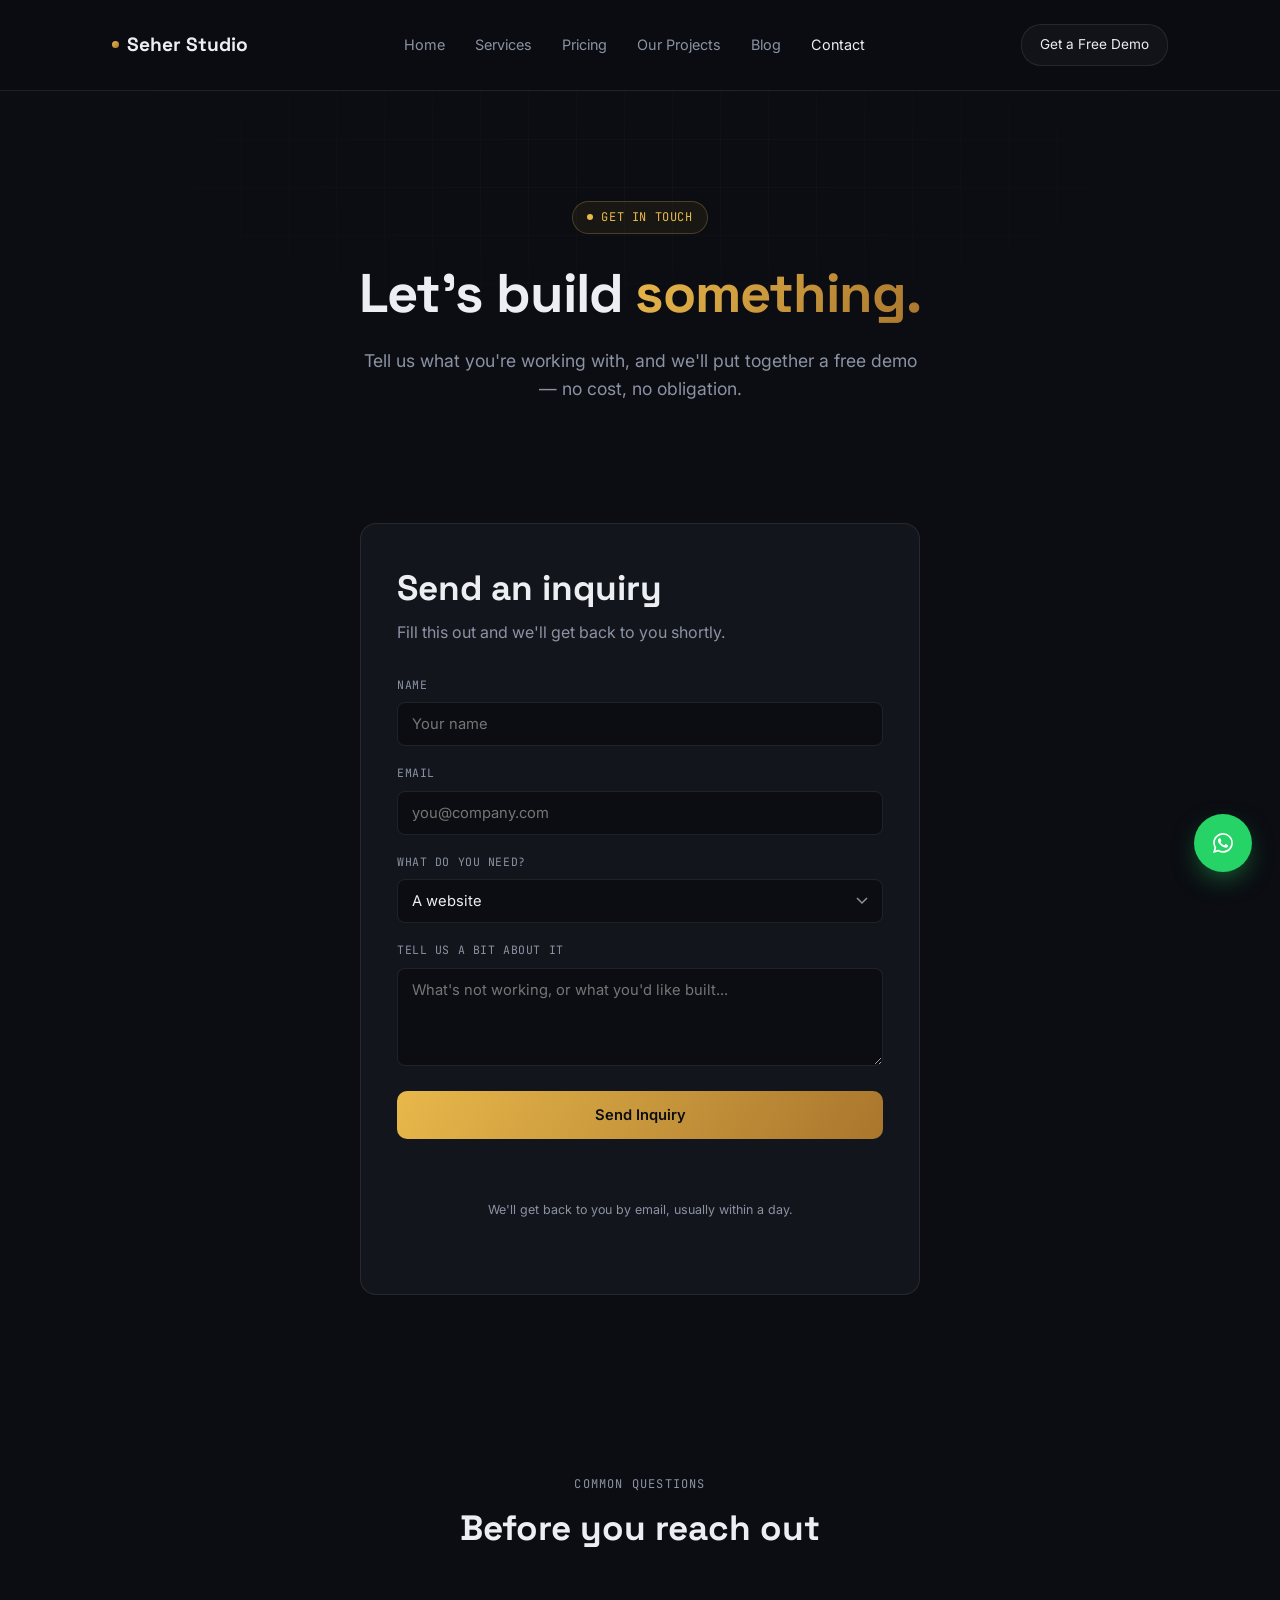
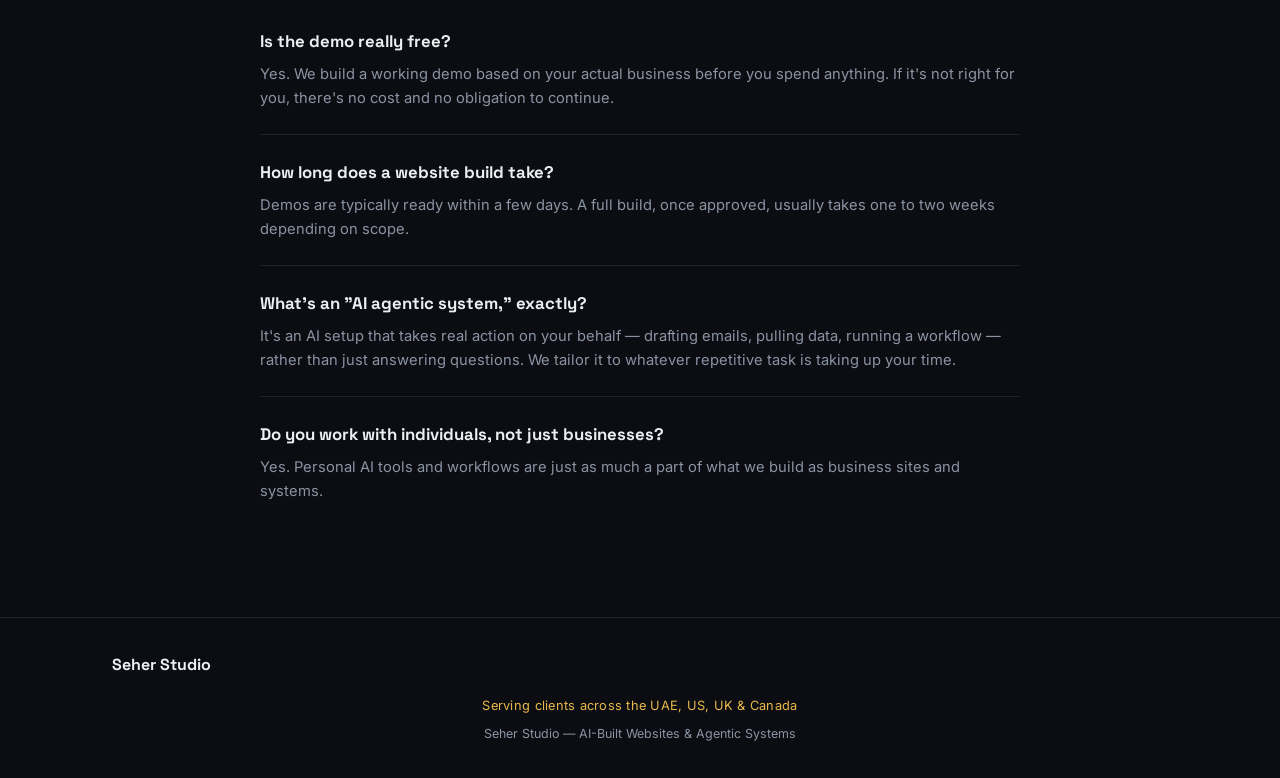
<file: contact.html>
<!DOCTYPE html>
<html lang="en">
<head>
<meta charset="UTF-8">
<meta name="viewport" content="width=device-width, initial-scale=1.0">
<title>Contact | Seher Studio</title>
<meta name="description" content="Tell Seher Studio what you're working with and get a free working demo — no cost, no obligation. Websites and AI agentic systems.">
<meta name="theme-color" content="#0B0D12">
<link rel="canonical" href="https://seherstudio.vercel.app/contact.html">
<meta property="og:type" content="website">
<meta property="og:site_name" content="Seher Studio">
<meta property="og:title" content="Contact | Seher Studio">
<meta property="og:description" content="Tell us what you're working with and get a free working demo — no cost, no obligation.">
<meta property="og:url" content="https://seherstudio.vercel.app/contact.html">
<meta name="twitter:card" content="summary">
<meta name="twitter:title" content="Contact | Seher Studio">
<meta name="twitter:description" content="Tell us what you're working with and get a free working demo — no cost, no obligation.">
<link rel="icon" href="favicon.png" sizes="32x32">
<link rel="icon" href="favicon.svg" type="image/svg+xml">
<link rel="apple-touch-icon" href="apple-touch-icon.png">
<link rel="preconnect" href="https://fonts.googleapis.com">
<link href="https://fonts.googleapis.com/css2?family=Space+Grotesk:wght@400;500;600;700&family=Inter:wght@400;500;600&family=JetBrains+Mono:wght@400;500&display=swap" rel="stylesheet">
<link rel="stylesheet" href="shared.css">
</head>
<body>

<a class="skip-link" href="#content">Skip to content</a>

<header>
  <div class="wrap">
    <a href="index.html" class="brand"><span class="dot"></span>Seher Studio</a>
    <nav id="primary-nav">
      <a href="index.html">Home</a>
      <a href="services.html">Services</a>
      <a href="pricing.html">Pricing</a>
      <a href="work.html">Our Projects</a>
      <a href="blog/ai-website-design-agentic-ai-systems.html">Blog</a>
      <a href="contact.html" class="active" aria-current="page">Contact</a>
    </nav>
    <a class="header-cta" href="contact.html">Get a Free Demo</a>
    <button class="nav-toggle" aria-label="Toggle menu" aria-expanded="false" aria-controls="primary-nav">
      <span></span><span></span><span></span>
    </button>
  </div>
</header>

<main id="content">

<section class="hero narrow">
  <div class="grid-bg" aria-hidden="true"></div>
  <div class="wrap">
    <div class="kicker">GET IN TOUCH</div>
    <h1>Let's build <span class="grad">something.</span></h1>
    <p class="lede">Tell us what you're working with, and we'll put together a free demo — no cost, no obligation.</p>
  </div>
</section>

<section style="padding-top:0;">
  <div class="wrap">
    <div class="contact-card">
      <h2>Send an inquiry</h2>
      <p>Fill this out and we'll get back to you shortly.</p>
      <form id="inquiryForm" class="inquiry-form" action="https://formspree.io/f/xeajbpey" method="POST">
        <div class="form-row">
          <label for="fname">Name</label>
          <input type="text" id="fname" name="fname" placeholder="Your name" required>
        </div>
        <div class="form-row">
          <label for="femail">Email</label>
          <input type="email" id="femail" name="femail" placeholder="you@company.com" required>
        </div>
        <div class="form-row">
          <label for="ftype">What do you need?</label>
          <select id="ftype" name="ftype">
            <option value="Website">A website</option>
            <option value="AI Agentic System">An AI agentic system</option>
            <option value="SEO & Website Growth">SEO &amp; website growth</option>
            <option value="Multiple">More than one of these</option>
            <option value="Not sure yet">Not sure yet</option>
          </select>
        </div>
        <div class="form-row">
          <label for="fmessage">Tell us a bit about it</label>
          <textarea id="fmessage" name="fmessage" rows="4" placeholder="What's not working, or what you'd like built..." required></textarea>
        </div>
        <button type="submit" class="btn btn-primary" style="width:100%;">Send Inquiry</button>
        <p class="form-status" id="formStatus" role="status" aria-live="polite"></p>
        <p class="form-note">We'll get back to you by email, usually within a day.</p>
      </form>
    </div>
  </div>
</section>

<section>
  <div class="wrap">
    <div class="section-head">
      <div class="eyebrow">Common Questions</div>
      <h2>Before you reach out</h2>
    </div>
    <div class="faq">
      <div class="faq-item reveal">
        <h4>Is the demo really free?</h4>
        <p>Yes. We build a working demo based on your actual business before you spend anything. If it's not right for you, there's no cost and no obligation to continue.</p>
      </div>
      <div class="faq-item reveal">
        <h4>How long does a website build take?</h4>
        <p>Demos are typically ready within a few days. A full build, once approved, usually takes one to two weeks depending on scope.</p>
      </div>
      <div class="faq-item reveal">
        <h4>What's an "AI agentic system," exactly?</h4>
        <p>It's an AI setup that takes real action on your behalf — drafting emails, pulling data, running a workflow — rather than just answering questions. We tailor it to whatever repetitive task is taking up your time.</p>
      </div>
      <div class="faq-item reveal">
        <h4>Do you work with individuals, not just businesses?</h4>
        <p>Yes. Personal AI tools and workflows are just as much a part of what we build as business sites and systems.</p>
      </div>
    </div>
  </div>
</section>

</main>

<footer>
  <div class="wrap">
    <div class="foot-brand">Seher Studio</div>
  </div>
  <div class="foot-region">Serving clients across the UAE, US, UK &amp; Canada</div>
  <div class="foot-copy">Seher Studio — AI-Built Websites &amp; Agentic Systems</div>
</footer>

<a class="whatsapp-fab" href="https://wa.me/971528616162" target="_blank" rel="noopener" aria-label="WhatsApp Us">
  <span class="wa-tooltip">WhatsApp Us</span>
  <svg viewBox="0 0 24 24" fill="white" aria-hidden="true"><path d="M17.6 6.32A7.85 7.85 0 0 0 12.02 4c-4.35 0-7.89 3.53-7.89 7.88 0 1.39.36 2.75 1.05 3.95L4 20l4.28-1.12a7.9 7.9 0 0 0 3.74.95h0c4.35 0 7.89-3.53 7.89-7.88 0-2.1-.82-4.08-2.31-5.63zm-5.58 12.13h0a6.55 6.55 0 0 1-3.34-.92l-.24-.14-2.48.65.66-2.42-.16-.25a6.56 6.56 0 0 1-1-3.49c0-3.62 2.95-6.57 6.58-6.57a6.53 6.53 0 0 1 4.65 1.93 6.5 6.5 0 0 1 1.92 4.64c0 3.62-2.95 6.57-6.59 6.57zm3.6-4.92c-.2-.1-1.17-.58-1.35-.64-.18-.07-.31-.1-.45.1-.13.2-.51.64-.62.77-.11.13-.23.14-.43.05a5.4 5.4 0 0 1-1.59-.98 5.96 5.96 0 0 1-1.1-1.37c-.11-.2 0-.3.09-.4.09-.09.2-.23.3-.35.1-.11.13-.2.2-.33.07-.13.03-.25-.02-.35-.05-.1-.45-1.08-.62-1.48-.16-.39-.33-.33-.45-.34h-.38c-.13 0-.35.05-.53.25s-.7.68-.7 1.67.72 1.94.82 2.07c.1.13 1.42 2.17 3.44 3.04.48.21.86.33 1.15.42.48.15.92.13 1.27.08.39-.06 1.17-.48 1.34-.94.16-.46.16-.86.11-.94-.05-.08-.18-.13-.38-.23z"/></svg>
</a>

<script src="shared.js" defer></script>
<script>
  var inquiryForm = document.getElementById('inquiryForm');
  var formStatus = document.getElementById('formStatus');

  function mailtoFallback(data){
    var subject = encodeURIComponent('New Inquiry: ' + data.get('ftype') + ' — ' + data.get('fname'));
    var body = encodeURIComponent(
      'Name: ' + data.get('fname') + '\nEmail: ' + data.get('femail') + '\nProject Type: ' + data.get('ftype') +
      '\n\nMessage:\n' + data.get('fmessage')
    );
    window.location.href = 'mailto:seherstudio.ai@gmail.com?subject=' + subject + '&body=' + body;
  }

  if(inquiryForm){
    inquiryForm.addEventListener('submit', function(e){
      e.preventDefault();
      var data = new FormData(inquiryForm);
      data.append('_replyto', data.get('femail'));
      data.append('_subject', 'New Inquiry: ' + data.get('ftype') + ' — ' + data.get('fname'));
      var submitBtn = inquiryForm.querySelector('button[type="submit"]');
      submitBtn.disabled = true;
      submitBtn.textContent = 'Sending...';
      formStatus.textContent = '';
      formStatus.className = 'form-status';

      fetch(inquiryForm.action, {
        method: 'POST',
        body: data,
        headers: { 'Accept': 'application/json' }
      }).then(function(res){
        if(res.ok){
          inquiryForm.reset();
          formStatus.textContent = "Thanks — we'll get back to you shortly.";
          formStatus.className = 'form-status success';
        } else {
          throw new Error('Submission failed');
        }
      }).catch(function(){
        mailtoFallback(data);
        formStatus.textContent = 'Opening your email app instead...';
        formStatus.className = 'form-status';
      }).finally(function(){
        submitBtn.disabled = false;
        submitBtn.textContent = 'Send Inquiry';
      });
    });
  }
</script>
</body>
</html>
</file>
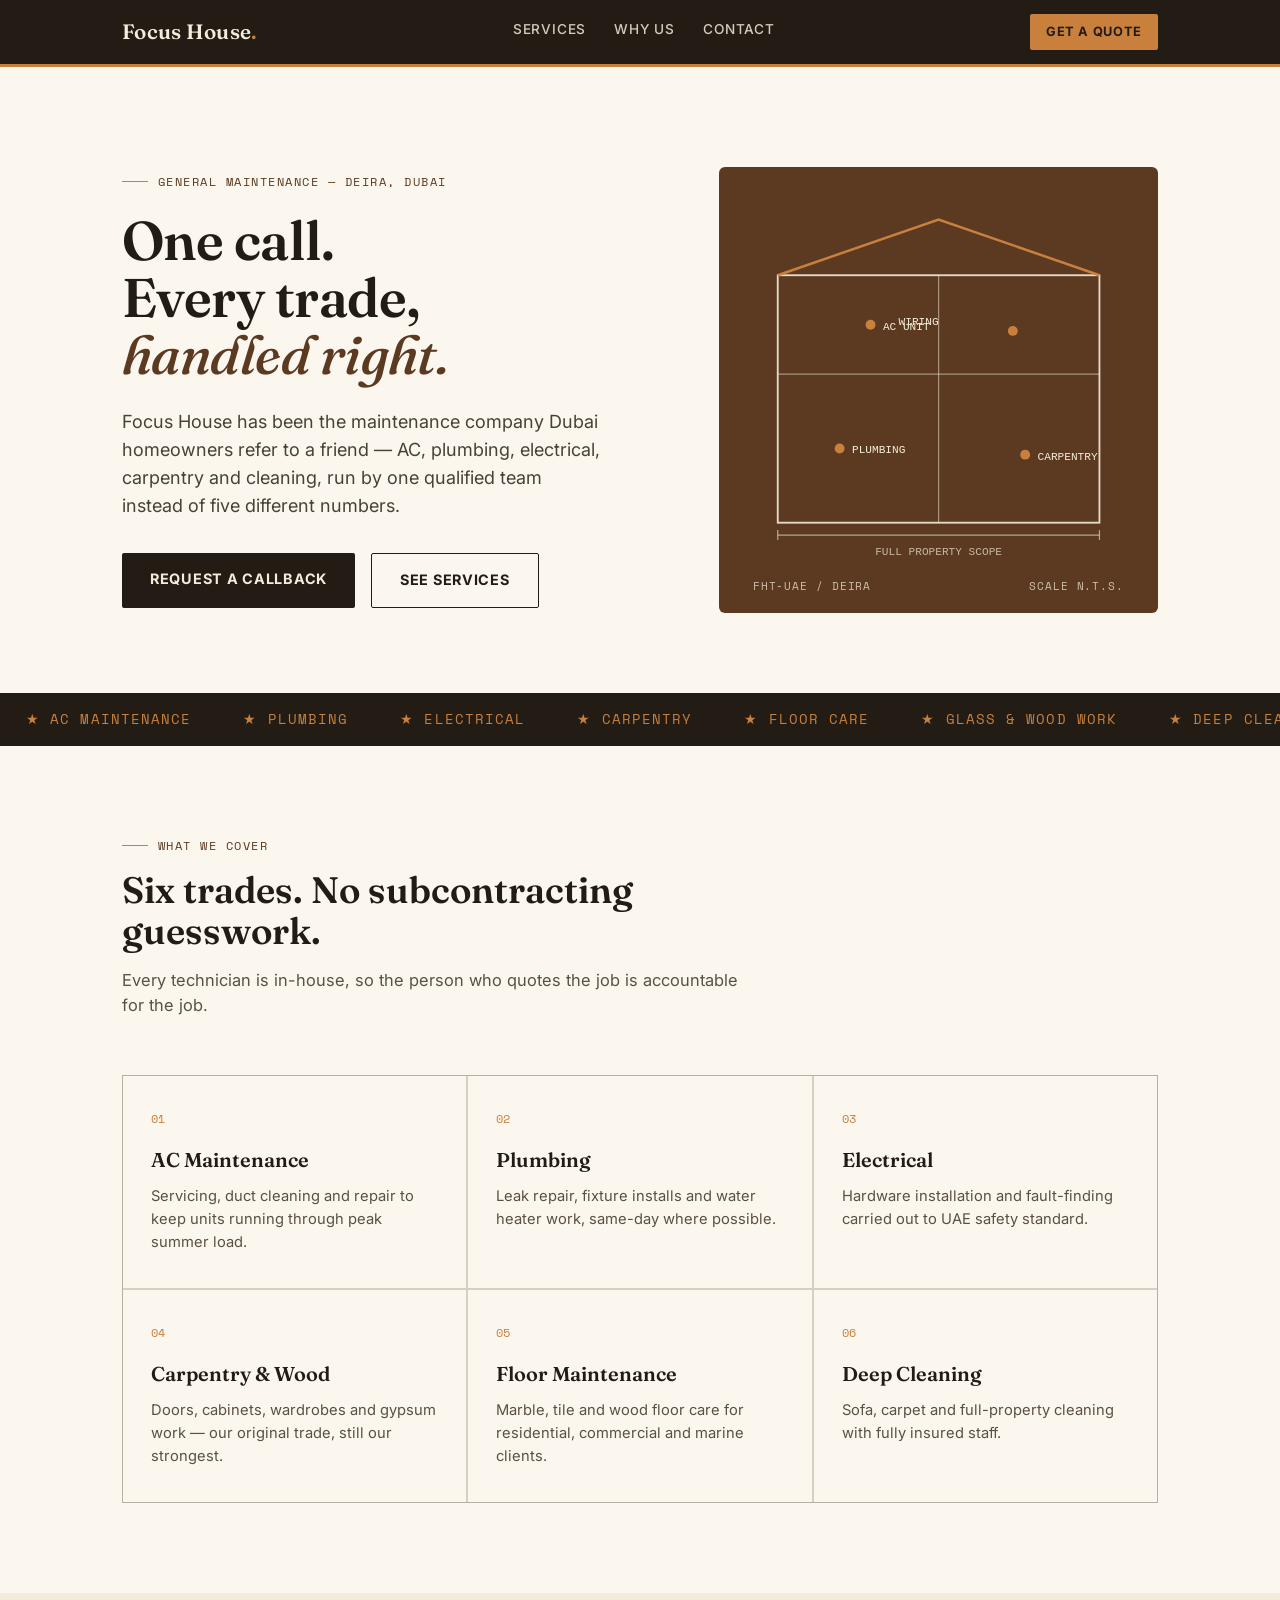
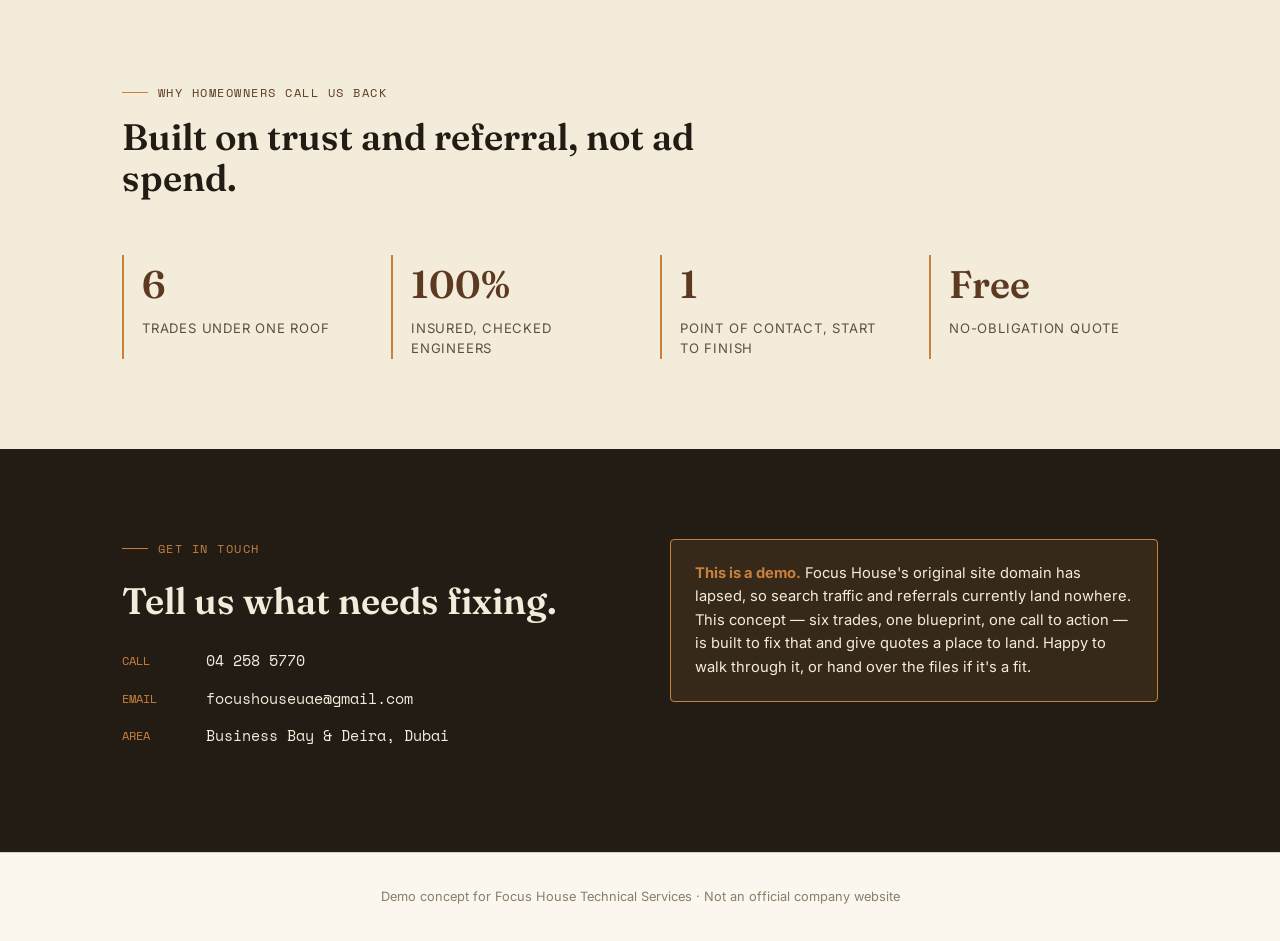
<file: focus-house-demo.html>
<!DOCTYPE html>
<html lang="en">
<head>
<meta charset="UTF-8">
<meta name="viewport" content="width=device-width, initial-scale=1.0">
<title>Focus House Technical Services | Dubai</title>
<link rel="preconnect" href="https://fonts.googleapis.com">
<link href="https://fonts.googleapis.com/css2?family=Fraunces:ital,opsz,wght@0,9..144,400;0,9..144,600;1,9..144,500&family=Inter:wght@400;500;600;700&family=Space+Mono:wght@400;700&display=swap" rel="stylesheet">
<style>
  :root{
    --walnut:#5C3A21;
    --cream:#F4ECDA;
    --charcoal:#221C15;
    --amber:#C9803D;
    --paper:#FBF7EE;
    --ruleline: rgba(34,28,21,0.18);
  }
  *{margin:0;padding:0;box-sizing:border-box;}
  body{
    background:var(--paper);
    color:var(--charcoal);
    font-family:'Inter',sans-serif;
    line-height:1.55;
  }
  a{color:inherit;text-decoration:none;}
  .wrap{max-width:1100px;margin:0 auto;padding:0 32px;}

  /* Ruler nav */
  .ruler{
    background:var(--charcoal);
    color:var(--cream);
    padding:14px 0;
    position:sticky;top:0;z-index:50;
    border-bottom:3px solid var(--amber);
  }
  .ruler .wrap{display:flex;align-items:center;justify-content:space-between;gap:24px;}
  .brand{font-family:'Fraunces',serif;font-size:1.3rem;font-weight:600;letter-spacing:0.3px;}
  .brand span{color:var(--amber);}
  nav{display:flex;gap:28px;font-size:0.85rem;letter-spacing:0.06em;text-transform:uppercase;font-weight:500;}
  nav a{opacity:0.85;padding-bottom:3px;border-bottom:1px solid transparent;transition:.2s;}
  nav a:hover{opacity:1;border-color:var(--amber);}
  .ruler .cta{background:var(--amber);color:var(--charcoal);padding:8px 16px;border-radius:2px;font-size:0.8rem;font-weight:700;text-transform:uppercase;letter-spacing:0.05em;}

  /* Hero */
  .hero{
    padding:100px 0 80px;
    position:relative;
    overflow:hidden;
    background:
      linear-gradient(var(--paper),var(--paper)),
      repeating-linear-gradient(90deg, transparent, transparent 39px, var(--ruleline) 39px, var(--ruleline) 40px);
  }
  .hero .wrap{display:grid;grid-template-columns:1.1fr 0.9fr;gap:60px;align-items:center;}
  .eyebrow{
    font-family:'Space Mono',monospace;
    font-size:0.78rem;
    letter-spacing:0.12em;
    text-transform:uppercase;
    color:var(--walnut);
    display:flex;align-items:center;gap:10px;
    margin-bottom:22px;
  }
  .eyebrow::before{content:'';width:26px;height:1px;background:var(--amber);}
  h1{
    font-family:'Fraunces',serif;
    font-size:3.4rem;
    line-height:1.04;
    font-weight:600;
    letter-spacing:-0.01em;
    margin-bottom:24px;
  }
  h1 em{font-style:italic;color:var(--walnut);font-weight:500;}
  .hero p.lede{font-size:1.13rem;max-width:480px;color:#4a4038;margin-bottom:34px;}
  .btnrow{display:flex;gap:16px;flex-wrap:wrap;}
  .btn{
    display:inline-block;padding:15px 28px;font-weight:700;font-size:0.9rem;
    text-transform:uppercase;letter-spacing:0.05em;border-radius:2px;
  }
  .btn-primary{background:var(--charcoal);color:var(--cream);}
  .btn-outline{border:1.5px solid var(--charcoal);color:var(--charcoal);}

  /* Blueprint house diagram */
  .blueprint{
    background:var(--walnut);
    border-radius:6px;
    padding:34px;
    position:relative;
    aspect-ratio:1/1;
  }
  .blueprint svg{width:100%;height:100%;}
  .blueprint-label{
    position:absolute;bottom:18px;left:34px;right:34px;
    font-family:'Space Mono',monospace;color:var(--cream);
    font-size:0.7rem;letter-spacing:0.08em;text-transform:uppercase;
    display:flex;justify-content:space-between;opacity:0.75;
  }

  /* Marquee of trades */
  .trades-strip{
    background:var(--charcoal);color:var(--cream);
    padding:16px 0;overflow:hidden;white-space:nowrap;
    font-family:'Space Mono',monospace;font-size:0.85rem;letter-spacing:0.08em;
  }
  .trades-strip .track{display:inline-block;animation:scroll 26s linear infinite;}
  .trades-strip span{margin:0 26px;color:var(--amber);}
  @keyframes scroll{from{transform:translateX(0);}to{transform:translateX(-50%);}}

  section{padding:90px 0;}
  .section-head{max-width:640px;margin-bottom:56px;}
  .section-head .eyebrow{margin-bottom:14px;}
  h2{font-family:'Fraunces',serif;font-size:2.3rem;font-weight:600;line-height:1.12;}
  .section-head p{color:#5b5044;margin-top:16px;font-size:1.03rem;}

  /* Services as work-order cards */
  .services-grid{display:grid;grid-template-columns:repeat(3,1fr);gap:2px;background:var(--ruleline);border:1px solid var(--ruleline);}
  .service-card{background:var(--paper);padding:34px 28px;position:relative;}
  .service-card .num{font-family:'Space Mono',monospace;font-size:0.75rem;color:var(--amber);margin-bottom:16px;display:block;}
  .service-card h3{font-family:'Fraunces',serif;font-size:1.25rem;font-weight:600;margin-bottom:10px;}
  .service-card p{font-size:0.92rem;color:#5b5044;}

  /* Trust / stats */
  .trust{background:var(--cream);}
  .trust-grid{display:grid;grid-template-columns:repeat(4,1fr);gap:40px;}
  .stat{border-left:2px solid var(--amber);padding-left:18px;}
  .stat .num{font-family:'Fraunces',serif;font-size:2.4rem;font-weight:600;color:var(--walnut);}
  .stat .label{font-size:0.82rem;text-transform:uppercase;letter-spacing:0.06em;color:#5b5044;margin-top:4px;}

  /* Contact */
  .contact{background:var(--charcoal);color:var(--cream);}
  .contact .wrap{display:grid;grid-template-columns:1fr 1fr;gap:60px;align-items:start;}
  .contact h2{color:var(--cream);}
  .contact-detail{margin-top:28px;font-family:'Space Mono',monospace;font-size:0.95rem;}
  .contact-detail div{margin-bottom:14px;display:flex;gap:14px;}
  .contact-detail .k{color:var(--amber);min-width:70px;text-transform:uppercase;font-size:0.75rem;padding-top:3px;}
  .demo-note{background:rgba(201,128,61,0.12);border:1px solid var(--amber);padding:22px 24px;border-radius:4px;font-size:0.92rem;line-height:1.6;}
  .demo-note strong{color:var(--amber);}

  footer{padding:34px 0;text-align:center;font-size:0.8rem;color:#8a7d6a;border-top:1px solid var(--ruleline);}

  @media(max-width:860px){
    .hero .wrap, .contact .wrap{grid-template-columns:1fr;}
    .services-grid{grid-template-columns:1fr;}
    .trust-grid{grid-template-columns:1fr 1fr;}
    h1{font-size:2.4rem;}
    nav{display:none;}
  }
</style>
</head>
<body>

<div class="ruler">
  <div class="wrap">
    <div class="brand">Focus House<span>.</span></div>
    <nav>
      <a href="#services">Services</a>
      <a href="#trust">Why Us</a>
      <a href="#contact">Contact</a>
    </nav>
    <a class="cta" href="#contact">Get a Quote</a>
  </div>
</div>

<section class="hero">
  <div class="wrap">
    <div>
      <div class="eyebrow">General Maintenance — Deira, Dubai</div>
      <h1>One call.<br>Every trade,<br><em>handled right.</em></h1>
      <p class="lede">Focus House has been the maintenance company Dubai homeowners refer to a friend — AC, plumbing, electrical, carpentry and cleaning, run by one qualified team instead of five different numbers.</p>
      <div class="btnrow">
        <a class="btn btn-primary" href="#contact">Request a Callback</a>
        <a class="btn btn-outline" href="#services">See Services</a>
      </div>
    </div>
    <div class="blueprint">
      <svg viewBox="0 0 300 300" fill="none">
        <rect x="20" y="60" width="260" height="200" stroke="#F4ECDA" stroke-width="1.5" opacity="0.9"/>
        <line x1="20" y1="140" x2="280" y2="140" stroke="#F4ECDA" stroke-width="1" opacity="0.5"/>
        <line x1="150" y1="60" x2="150" y2="260" stroke="#F4ECDA" stroke-width="1" opacity="0.5"/>
        <path d="M20 60 L150 15 L280 60" stroke="#C9803D" stroke-width="2" fill="none"/>
        <circle cx="95" cy="100" r="4" fill="#C9803D"/>
        <text x="105" y="104" fill="#F4ECDA" font-size="9" font-family="monospace">AC UNIT</text>
        <circle cx="210" cy="105" r="4" fill="#C9803D"/>
        <text x="150" y="100" fill="#F4ECDA" font-size="9" font-family="monospace" text-anchor="end">WIRING</text>
        <circle cx="70" cy="200" r="4" fill="#C9803D"/>
        <text x="80" y="204" fill="#F4ECDA" font-size="9" font-family="monospace">PLUMBING</text>
        <circle cx="220" cy="205" r="4" fill="#C9803D"/>
        <text x="230" y="209" fill="#F4ECDA" font-size="9" font-family="monospace">CARPENTRY</text>
        <line x1="20" y1="270" x2="280" y2="270" stroke="#F4ECDA" stroke-width="1" opacity="0.6"/>
        <line x1="20" y1="266" x2="20" y2="274" stroke="#F4ECDA" stroke-width="1" opacity="0.6"/>
        <line x1="280" y1="266" x2="280" y2="274" stroke="#F4ECDA" stroke-width="1" opacity="0.6"/>
        <text x="150" y="286" fill="#F4ECDA" font-size="9" font-family="monospace" text-anchor="middle" opacity="0.7">FULL PROPERTY SCOPE</text>
      </svg>
      <div class="blueprint-label"><span>FHT-UAE / DEIRA</span><span>SCALE N.T.S.</span></div>
    </div>
  </div>
</section>

<div class="trades-strip">
  <div class="track">
    <span>★ AC MAINTENANCE</span><span>★ PLUMBING</span><span>★ ELECTRICAL</span><span>★ CARPENTRY</span><span>★ FLOOR CARE</span><span>★ GLASS &amp; WOOD WORK</span><span>★ DEEP CLEANING</span>
    <span>★ AC MAINTENANCE</span><span>★ PLUMBING</span><span>★ ELECTRICAL</span><span>★ CARPENTRY</span><span>★ FLOOR CARE</span><span>★ GLASS &amp; WOOD WORK</span><span>★ DEEP CLEANING</span>
  </div>
</div>

<section id="services">
  <div class="wrap">
    <div class="section-head">
      <div class="eyebrow">What We Cover</div>
      <h2>Six trades. No subcontracting guesswork.</h2>
      <p>Every technician is in-house, so the person who quotes the job is accountable for the job.</p>
    </div>
    <div class="services-grid">
      <div class="service-card"><span class="num">01</span><h3>AC Maintenance</h3><p>Servicing, duct cleaning and repair to keep units running through peak summer load.</p></div>
      <div class="service-card"><span class="num">02</span><h3>Plumbing</h3><p>Leak repair, fixture installs and water heater work, same-day where possible.</p></div>
      <div class="service-card"><span class="num">03</span><h3>Electrical</h3><p>Hardware installation and fault-finding carried out to UAE safety standard.</p></div>
      <div class="service-card"><span class="num">04</span><h3>Carpentry &amp; Wood</h3><p>Doors, cabinets, wardrobes and gypsum work — our original trade, still our strongest.</p></div>
      <div class="service-card"><span class="num">05</span><h3>Floor Maintenance</h3><p>Marble, tile and wood floor care for residential, commercial and marine clients.</p></div>
      <div class="service-card"><span class="num">06</span><h3>Deep Cleaning</h3><p>Sofa, carpet and full-property cleaning with fully insured staff.</p></div>
    </div>
  </div>
</section>

<section class="trust" id="trust">
  <div class="wrap">
    <div class="section-head">
      <div class="eyebrow">Why Homeowners Call Us Back</div>
      <h2>Built on trust and referral, not ad spend.</h2>
    </div>
    <div class="trust-grid">
      <div class="stat"><div class="num">6</div><div class="label">Trades under one roof</div></div>
      <div class="stat"><div class="num">100%</div><div class="label">Insured, checked engineers</div></div>
      <div class="stat"><div class="num">1</div><div class="label">Point of contact, start to finish</div></div>
      <div class="stat"><div class="num">Free</div><div class="label">No-obligation quote</div></div>
    </div>
  </div>
</section>

<section class="contact" id="contact">
  <div class="wrap">
    <div>
      <div class="eyebrow" style="color:#C9803D">Get In Touch</div>
      <h2>Tell us what needs fixing.</h2>
      <div class="contact-detail">
        <div><span class="k">Call</span> <span>04 258 5770</span></div>
        <div><span class="k">Email</span> <span>focushouseuae@gmail.com</span></div>
        <div><span class="k">Area</span> <span>Business Bay &amp; Deira, Dubai</span></div>
      </div>
    </div>
    <div class="demo-note">
      <strong>This is a demo.</strong> Focus House's original site domain has lapsed, so search traffic and referrals currently land nowhere. This concept — six trades, one blueprint, one call to action — is built to fix that and give quotes a place to land. Happy to walk through it, or hand over the files if it's a fit.
    </div>
  </div>
</section>

<footer>Demo concept for Focus House Technical Services · Not an official company website</footer>

</body>
</html>
</file>
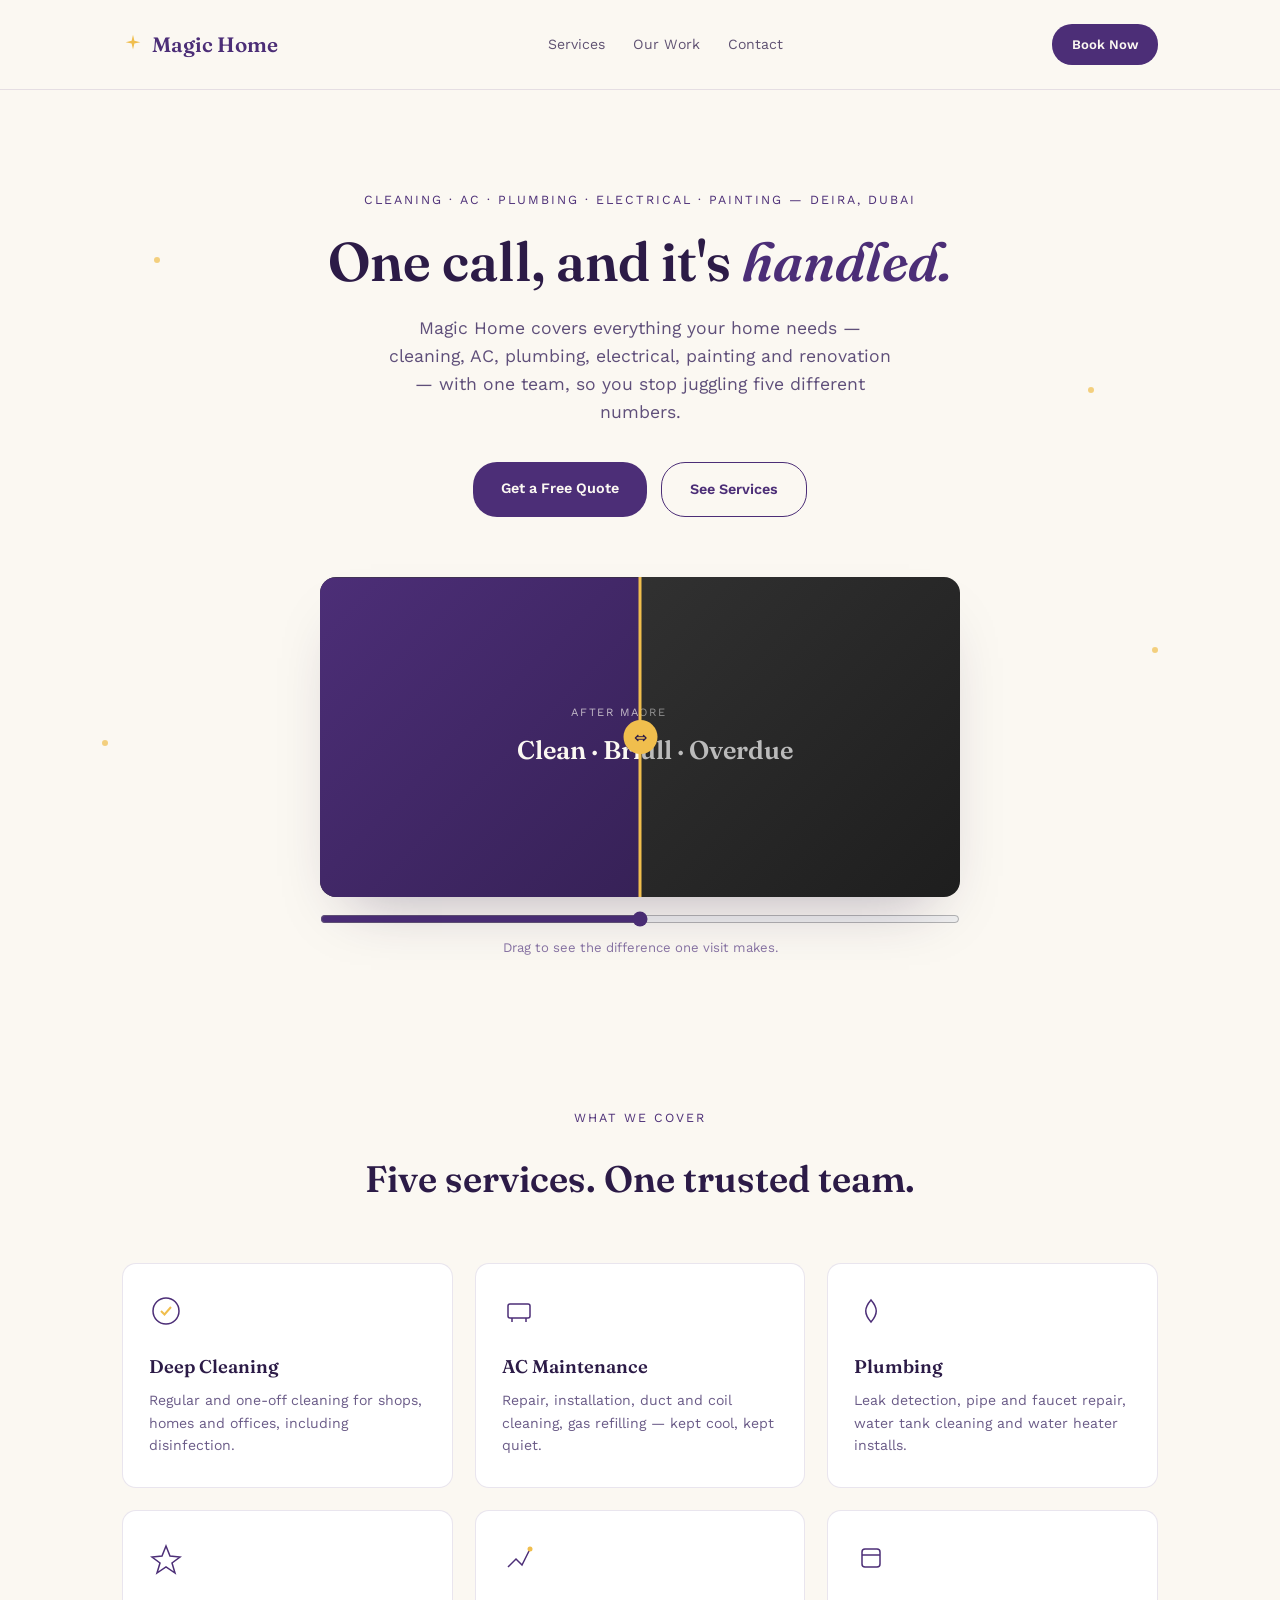
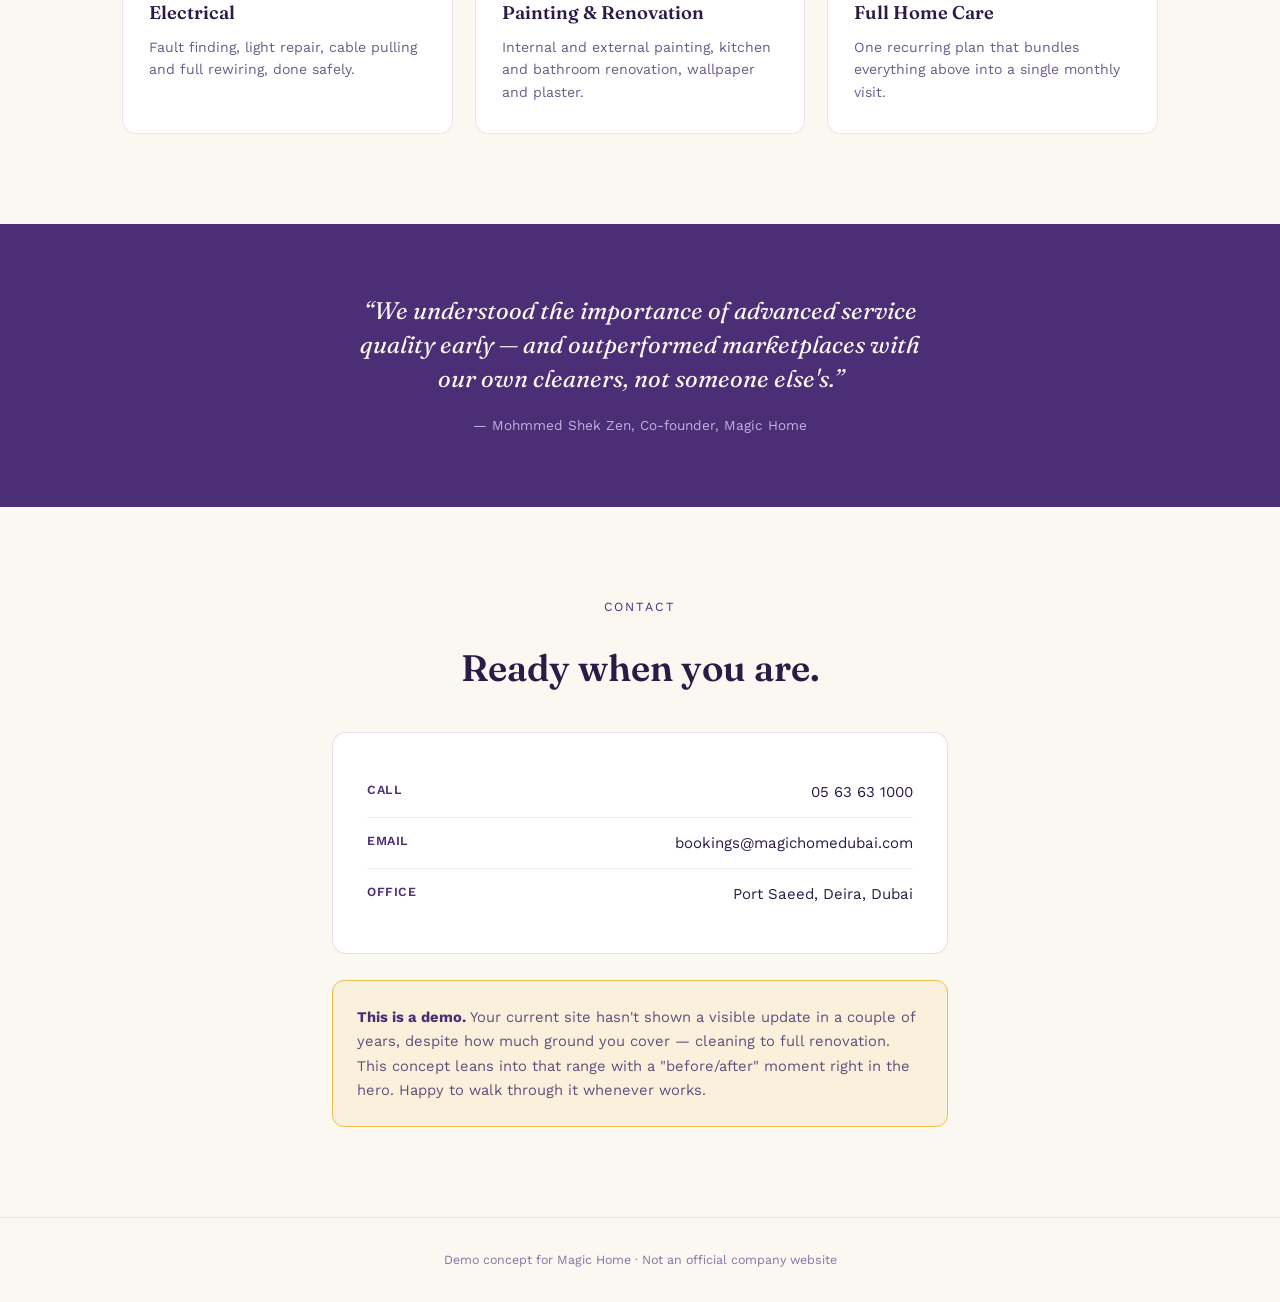
<file: magic-home-demo.html>
<!DOCTYPE html>
<html lang="en">
<head>
<meta charset="UTF-8">
<meta name="viewport" content="width=device-width, initial-scale=1.0">
<title>Magic Home | Dubai</title>
<link rel="preconnect" href="https://fonts.googleapis.com">
<link href="https://fonts.googleapis.com/css2?family=Fraunces:ital,wght@0,500;0,600;1,500&family=Work+Sans:wght@400;500;600;700&display=swap" rel="stylesheet">
<style>
  :root{
    --indigo:#2C1B47;
    --violet:#4C2E77;
    --gold:#F0BE4D;
    --lilac:#C4B0DE;
    --cream:#FBF8F2;
  }
  *{margin:0;padding:0;box-sizing:border-box;}
  body{background:var(--cream);color:var(--indigo);font-family:'Work Sans',sans-serif;line-height:1.6;}
  a{color:inherit;text-decoration:none;}
  .wrap{max-width:1100px;margin:0 auto;padding:0 32px;}

  header{padding:24px 0;position:sticky;top:0;background:rgba(251,248,242,0.92);backdrop-filter:blur(6px);z-index:50;border-bottom:1px solid rgba(76,46,119,0.12);}
  header .wrap{display:flex;justify-content:space-between;align-items:center;}
  .brand{font-family:'Fraunces',serif;font-weight:600;font-size:1.3rem;color:var(--violet);display:flex;align-items:center;gap:8px;}
  .brand svg{width:22px;height:22px;}
  nav{display:flex;gap:28px;font-size:0.88rem;}
  nav a{opacity:0.75;}
  nav a:hover{opacity:1;color:var(--violet);}
  .header-cta{background:var(--violet);color:var(--cream);padding:10px 20px;border-radius:20px;font-size:0.82rem;font-weight:600;}

  /* Hero */
  .hero{padding:100px 0 60px;position:relative;overflow:hidden;}
  .sparkle{position:absolute;width:6px;height:6px;background:var(--gold);border-radius:50%;opacity:0.7;animation:twinkle 2.4s ease-in-out infinite;}
  @keyframes twinkle{0%,100%{opacity:0.15;transform:scale(0.6);}50%{opacity:0.9;transform:scale(1.2);}}
  .hero .wrap{text-align:center;max-width:760px;position:relative;}
  .kicker{font-family:'Work Sans',sans-serif;font-size:0.78rem;letter-spacing:0.16em;text-transform:uppercase;color:var(--violet);margin-bottom:22px;}
  h1{font-family:'Fraunces',serif;font-size:3.4rem;font-weight:600;line-height:1.1;margin-bottom:22px;color:var(--indigo);}
  h1 em{font-style:italic;color:var(--violet);}
  .hero p.lede{font-size:1.1rem;color:#5f4f7a;max-width:520px;margin:0 auto 36px;}
  .btnrow{display:flex;gap:14px;justify-content:center;flex-wrap:wrap;}
  .btn{padding:15px 28px;font-weight:600;font-size:0.9rem;border-radius:24px;}
  .btn-primary{background:var(--violet);color:var(--cream);}
  .btn-outline{border:1.5px solid var(--violet);color:var(--violet);}

  /* Before/after swipe reveal */
  .reveal-wrap{margin-top:60px;position:relative;}
  .reveal-card{
    position:relative;width:100%;max-width:640px;margin:0 auto;
    aspect-ratio:16/8;border-radius:16px;overflow:hidden;
    box-shadow:0 30px 60px -30px rgba(44,27,71,0.35);
  }
  .layer{position:absolute;inset:0;display:flex;align-items:center;justify-content:center;flex-direction:column;gap:8px;}
  .before{background:linear-gradient(135deg,#3a3a3a,#1e1e1e);color:#bbb;}
  .after{background:linear-gradient(135deg,var(--violet),var(--indigo));color:var(--cream);clip-path:inset(0 50% 0 0);transition:clip-path .1s;}
  .layer .tag{font-family:'Work Sans',sans-serif;font-size:0.7rem;letter-spacing:0.14em;text-transform:uppercase;opacity:0.7;}
  .layer .word{font-family:'Fraunces',serif;font-size:1.6rem;font-weight:600;}
  .slider{position:absolute;top:0;bottom:0;left:50%;width:3px;background:var(--gold);cursor:ew-resize;transform:translateX(-50%);}
  .slider::after{content:'⇔';position:absolute;top:50%;left:50%;transform:translate(-50%,-50%);background:var(--gold);color:var(--indigo);width:34px;height:34px;border-radius:50%;display:flex;align-items:center;justify-content:center;font-size:1rem;}
  .reveal-range{width:100%;max-width:640px;margin:14px auto 0;display:block;accent-color:var(--violet);}
  .reveal-caption{text-align:center;font-size:0.82rem;color:#8873a3;margin-top:10px;}

  section{padding:90px 0;}
  .section-head{max-width:600px;margin:0 auto 54px;text-align:center;}
  h2{font-family:'Fraunces',serif;font-size:2.3rem;font-weight:600;color:var(--indigo);}
  .section-head p{color:#5f4f7a;margin-top:14px;}

  /* services */
  .services-grid{display:grid;grid-template-columns:repeat(3,1fr);gap:22px;}
  .service-card{background:#fff;border:1px solid rgba(76,46,119,0.12);border-radius:14px;padding:30px 26px;transition:.25s;}
  .service-card:hover{border-color:var(--gold);transform:translateY(-4px);box-shadow:0 20px 40px -24px rgba(44,27,71,0.25);}
  .service-card .ic{width:34px;height:34px;margin-bottom:16px;}
  .service-card h3{font-family:'Fraunces',serif;font-size:1.15rem;font-weight:600;margin-bottom:8px;}
  .service-card p{font-size:0.88rem;color:#6b5c88;}

  .quote-strip{background:var(--violet);color:var(--cream);text-align:center;padding:70px 0;}
  .quote-strip .wrap{max-width:640px;}
  .quote-strip p{font-family:'Fraunces',serif;font-style:italic;font-size:1.5rem;line-height:1.4;}
  .quote-strip .attr{margin-top:20px;font-family:'Work Sans',sans-serif;font-size:0.85rem;color:var(--lilac);}

  .contact .wrap{max-width:680px;text-align:center;}
  .contact-card{background:#fff;border:1px solid rgba(76,46,119,0.15);border-radius:14px;padding:34px;margin-top:34px;text-align:left;}
  .contact-card .row{display:flex;justify-content:space-between;padding:13px 0;border-bottom:1px solid rgba(76,46,119,0.1);font-size:0.94rem;}
  .contact-card .row:last-child{border-bottom:none;}
  .contact-card .row span:first-child{color:var(--violet);font-weight:600;font-size:0.78rem;text-transform:uppercase;letter-spacing:0.05em;}
  .demo-note{margin-top:26px;background:rgba(240,190,77,0.13);border:1px solid var(--gold);border-radius:12px;padding:24px;font-size:0.92rem;color:#5f4f7a;line-height:1.65;text-align:left;}
  .demo-note strong{color:var(--violet);}

  footer{text-align:center;padding:32px;font-size:0.78rem;color:#8873a3;border-top:1px solid rgba(76,46,119,0.1);}

  @media(max-width:860px){
    .services-grid{grid-template-columns:1fr 1fr;}
    nav{display:none;}
    h1{font-size:2.4rem;}
  }
  @media(max-width:560px){.services-grid{grid-template-columns:1fr;}}
</style>
</head>
<body>

<header>
  <div class="wrap">
    <div class="brand">
      <svg viewBox="0 0 24 24" fill="none"><path d="M12 2 L13.5 8.5 L20 10 L13.5 11.5 L12 18 L10.5 11.5 L4 10 L10.5 8.5 Z" fill="#F0BE4D"/></svg>
      Magic Home
    </div>
    <nav>
      <a href="#services">Services</a>
      <a href="#story">Our Work</a>
      <a href="#contact">Contact</a>
    </nav>
    <a class="header-cta" href="#contact">Book Now</a>
  </div>
</header>

<section class="hero">
  <div class="sparkle" style="top:18%;left:12%;"></div>
  <div class="sparkle" style="top:32%;left:85%;animation-delay:0.8s;"></div>
  <div class="sparkle" style="top:70%;left:8%;animation-delay:1.4s;"></div>
  <div class="sparkle" style="top:60%;left:90%;animation-delay:0.4s;"></div>
  <div class="wrap">
    <div class="kicker">Cleaning · AC · Plumbing · Electrical · Painting — Deira, Dubai</div>
    <h1>One call, and it's <em>handled.</em></h1>
    <p class="lede">Magic Home covers everything your home needs — cleaning, AC, plumbing, electrical, painting and renovation — with one team, so you stop juggling five different numbers.</p>
    <div class="btnrow">
      <a class="btn btn-primary" href="#contact">Get a Free Quote</a>
      <a class="btn btn-outline" href="#services">See Services</a>
    </div>

    <div class="reveal-wrap">
      <div class="reveal-card">
        <div class="layer before">
          <div class="tag">Before</div>
          <div class="word">Cluttered · Dull · Overdue</div>
        </div>
        <div class="layer after" id="afterLayer">
          <div class="tag">After Magic Home</div>
          <div class="word">Clean · Bright · Done</div>
        </div>
        <div class="slider" id="sliderHandle" style="left:50%;"></div>
      </div>
      <input type="range" class="reveal-range" id="revealRange" min="0" max="100" value="50">
      <div class="reveal-caption">Drag to see the difference one visit makes.</div>
    </div>
  </div>
</section>

<section id="services">
  <div class="wrap">
    <div class="section-head">
      <div class="kicker">What We Cover</div>
      <h2>Five services. One trusted team.</h2>
    </div>
    <div class="services-grid">
      <div class="service-card">
        <svg class="ic" viewBox="0 0 34 34"><circle cx="17" cy="17" r="13" fill="none" stroke="#4C2E77" stroke-width="1.5"/><path d="M12 17 L15.5 20.5 L22 13" stroke="#F0BE4D" stroke-width="2" fill="none"/></svg>
        <h3>Deep Cleaning</h3>
        <p>Regular and one-off cleaning for shops, homes and offices, including disinfection.</p>
      </div>
      <div class="service-card">
        <svg class="ic" viewBox="0 0 34 34"><rect x="6" y="10" width="22" height="14" rx="2" fill="none" stroke="#4C2E77" stroke-width="1.5"/><path d="M10 24 L10 28 M24 24 L24 28" stroke="#4C2E77" stroke-width="1.5"/></svg>
        <h3>AC Maintenance</h3>
        <p>Repair, installation, duct and coil cleaning, gas refilling — kept cool, kept quiet.</p>
      </div>
      <div class="service-card">
        <svg class="ic" viewBox="0 0 34 34"><path d="M17 6 C10 14 10 20 17 28 C24 20 24 14 17 6 Z" fill="none" stroke="#4C2E77" stroke-width="1.5"/></svg>
        <h3>Plumbing</h3>
        <p>Leak detection, pipe and faucet repair, water tank cleaning and water heater installs.</p>
      </div>
      <div class="service-card">
        <svg class="ic" viewBox="0 0 34 34"><path d="M17 5 L21 15 L31 16 L23 22 L26 32 L17 26 L8 32 L11 22 L3 16 L13 15 Z" fill="none" stroke="#4C2E77" stroke-width="1.5"/></svg>
        <h3>Electrical</h3>
        <p>Fault finding, light repair, cable pulling and full rewiring, done safely.</p>
      </div>
      <div class="service-card">
        <svg class="ic" viewBox="0 0 34 34"><path d="M6 26 L14 18 L20 24 L28 8" stroke="#4C2E77" stroke-width="1.5" fill="none"/><circle cx="28" cy="8" r="2.5" fill="#F0BE4D"/></svg>
        <h3>Painting &amp; Renovation</h3>
        <p>Internal and external painting, kitchen and bathroom renovation, wallpaper and plaster.</p>
      </div>
      <div class="service-card">
        <svg class="ic" viewBox="0 0 34 34"><rect x="8" y="8" width="18" height="18" rx="3" fill="none" stroke="#4C2E77" stroke-width="1.5"/><path d="M8 14 L26 14" stroke="#4C2E77" stroke-width="1.5"/></svg>
        <h3>Full Home Care</h3>
        <p>One recurring plan that bundles everything above into a single monthly visit.</p>
      </div>
    </div>
  </div>
</section>

<div class="quote-strip" id="story">
  <div class="wrap">
    <p>&ldquo;We understood the importance of advanced service quality early — and outperformed marketplaces with our own cleaners, not someone else's.&rdquo;</p>
    <div class="attr">— Mohmmed Shek Zen, Co-founder, Magic Home</div>
  </div>
</div>

<section class="contact" id="contact">
  <div class="wrap">
    <div class="kicker">Contact</div>
    <h2>Ready when you are.</h2>
    <div class="contact-card">
      <div class="row"><span>Call</span><span>05 63 63 1000</span></div>
      <div class="row"><span>Email</span><span>bookings@magichomedubai.com</span></div>
      <div class="row"><span>Office</span><span>Port Saeed, Deira, Dubai</span></div>
    </div>
    <div class="demo-note">
      <strong>This is a demo.</strong> Your current site hasn't shown a visible update in a couple of years, despite how much ground you cover — cleaning to full renovation. This concept leans into that range with a "before/after" moment right in the hero. Happy to walk through it whenever works.
    </div>
  </div>
</section>

<footer>Demo concept for Magic Home · Not an official company website</footer>

<script>
  const range = document.getElementById('revealRange');
  const after = document.getElementById('afterLayer');
  const slider = document.getElementById('sliderHandle');
  range.addEventListener('input', () => {
    const v = range.value;
    after.style.clipPath = `inset(0 ${100-v}% 0 0)`;
    slider.style.left = v + '%';
  });
</script>

</body>
</html>
</file>
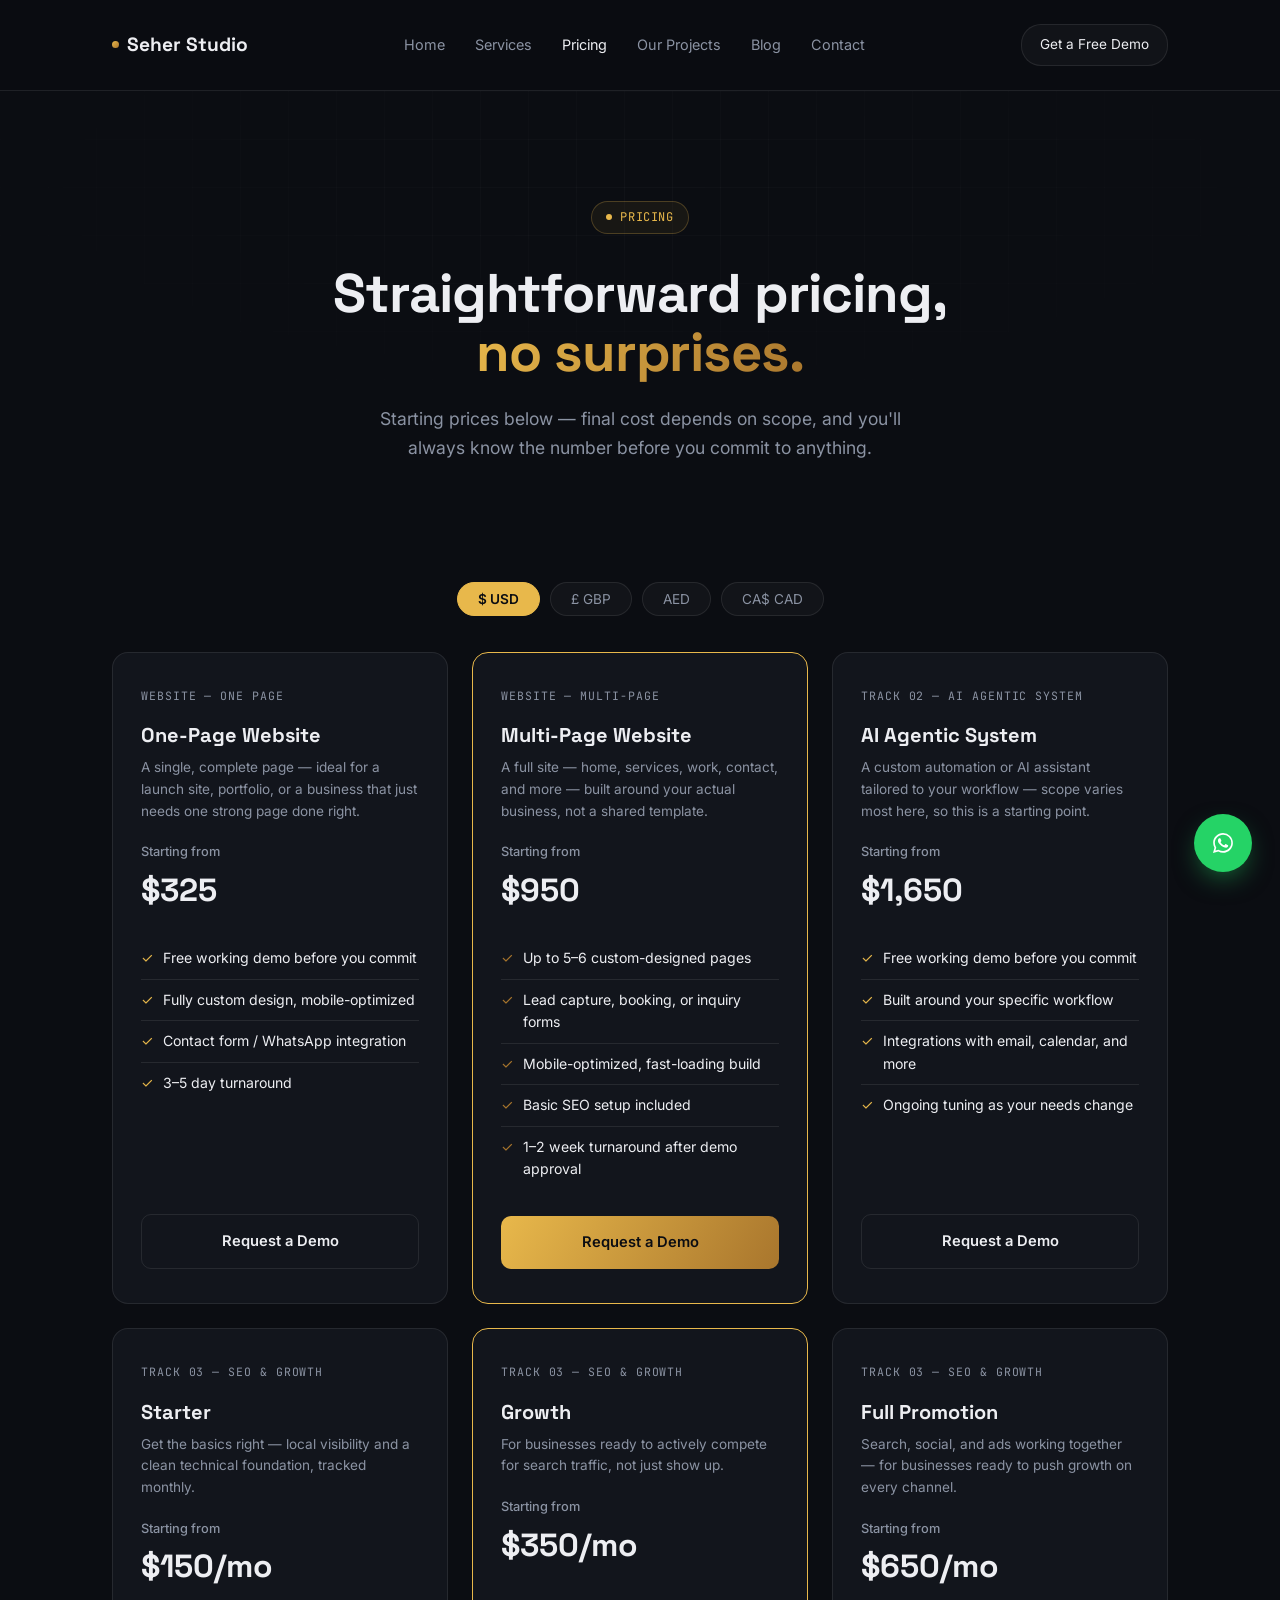
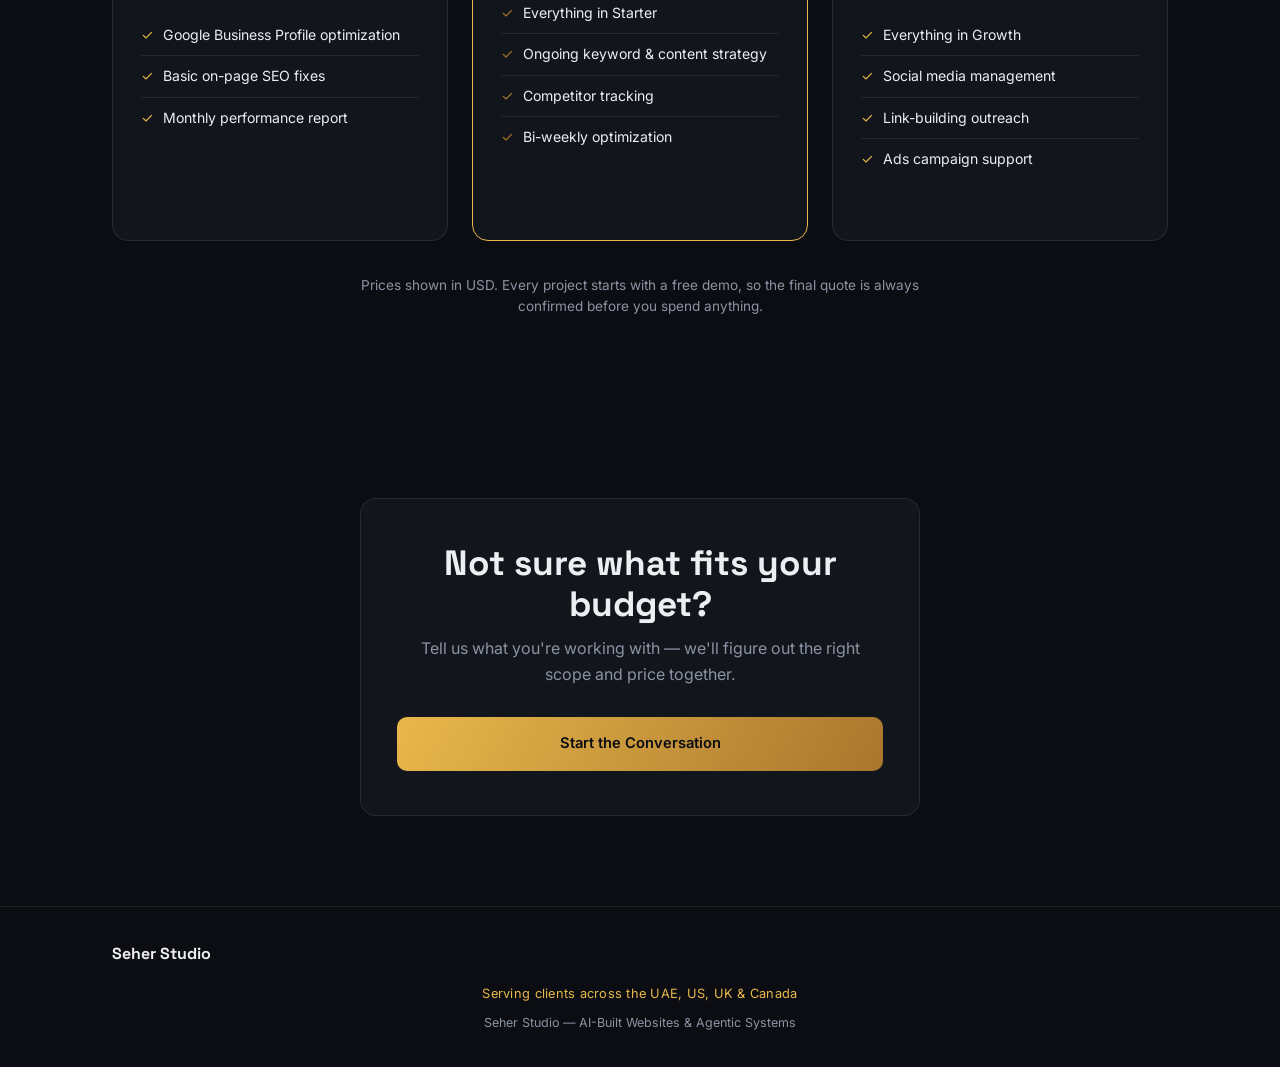
<file: pricing.html>
<!DOCTYPE html>
<html lang="en">
<head>
<meta charset="UTF-8">
<meta name="viewport" content="width=device-width, initial-scale=1.0">
<title>Pricing | Seher Studio</title>
<meta name="description" content="Straightforward pricing for websites, AI agentic systems, and SEO &amp; website growth — confirmed after a free demo, before you spend anything.">
<meta name="theme-color" content="#0B0D12">
<link rel="canonical" href="https://seherstudio.vercel.app/pricing.html">
<meta property="og:type" content="website">
<meta property="og:site_name" content="Seher Studio">
<meta property="og:title" content="Pricing | Seher Studio">
<meta property="og:description" content="Straightforward pricing for websites, AI agentic systems, and SEO &amp; website growth — confirmed after a free demo.">
<meta property="og:url" content="https://seherstudio.vercel.app/pricing.html">
<meta name="twitter:card" content="summary">
<meta name="twitter:title" content="Pricing | Seher Studio">
<meta name="twitter:description" content="Straightforward pricing for websites, AI agentic systems, and SEO &amp; website growth — confirmed after a free demo.">
<link rel="icon" href="favicon.png" sizes="32x32">
<link rel="icon" href="favicon.svg" type="image/svg+xml">
<link rel="apple-touch-icon" href="apple-touch-icon.png">
<link rel="preconnect" href="https://fonts.googleapis.com">
<link href="https://fonts.googleapis.com/css2?family=Space+Grotesk:wght@400;500;600;700&family=Inter:wght@400;500;600&family=JetBrains+Mono:wght@400;500&display=swap" rel="stylesheet">
<link rel="stylesheet" href="shared.css">
</head>
<body>

<a class="skip-link" href="#content">Skip to content</a>

<header>
  <div class="wrap">
    <a href="index.html" class="brand"><span class="dot"></span>Seher Studio</a>
    <nav id="primary-nav">
      <a href="index.html">Home</a>
      <a href="services.html">Services</a>
      <a href="pricing.html" class="active" aria-current="page">Pricing</a>
      <a href="work.html">Our Projects</a>
      <a href="blog/ai-website-design-agentic-ai-systems.html">Blog</a>
      <a href="contact.html">Contact</a>
    </nav>
    <a class="header-cta" href="contact.html">Get a Free Demo</a>
    <button class="nav-toggle" aria-label="Toggle menu" aria-expanded="false" aria-controls="primary-nav">
      <span></span><span></span><span></span>
    </button>
  </div>
</header>

<main id="content">

<section class="hero narrow">
  <div class="grid-bg" aria-hidden="true"></div>
  <div class="wrap">
    <div class="kicker">PRICING</div>
    <h1>Straightforward pricing, <span class="grad">no surprises.</span></h1>
    <p class="lede">Starting prices below — final cost depends on scope, and you'll always know the number before you commit to anything.</p>
  </div>
</section>

<section style="padding-top:0;" id="pricing">
  <div class="wrap">
    <div class="currency-switch" role="group" aria-label="Choose currency">
      <button type="button" class="curr-btn" data-currency="USD" aria-pressed="true">$ USD</button>
      <button type="button" class="curr-btn" data-currency="GBP" aria-pressed="false">£ GBP</button>
      <button type="button" class="curr-btn" data-currency="AED" aria-pressed="false">AED</button>
      <button type="button" class="curr-btn" data-currency="CAD" aria-pressed="false">CA$ CAD</button>
    </div>
    <div class="pricing-grid">
      <div class="price-card reveal">
        <div class="ptag">Website — One Page</div>
        <h3>One-Page Website</h3>
        <p class="pdesc">A single, complete page — ideal for a launch site, portfolio, or a business that just needs one strong page done right.</p>
        <div class="amount" data-usd="325"><span class="from">Starting from</span><span class="pnum">$325</span></div>
        <ul class="flist">
          <li>Free working demo before you commit</li>
          <li>Fully custom design, mobile-optimized</li>
          <li>Contact form / WhatsApp integration</li>
          <li>3–5 day turnaround</li>
        </ul>
        <a class="btn btn-outline" href="contact.html" style="text-align:center;">Request a Demo</a>
      </div>
      <div class="price-card featured reveal">
        <div class="ptag">Website — Multi-Page</div>
        <h3>Multi-Page Website</h3>
        <p class="pdesc">A full site — home, services, work, contact, and more — built around your actual business, not a shared template.</p>
        <div class="amount" data-usd="950"><span class="from">Starting from</span><span class="pnum">$950</span></div>
        <ul class="flist">
          <li>Up to 5–6 custom-designed pages</li>
          <li>Lead capture, booking, or inquiry forms</li>
          <li>Mobile-optimized, fast-loading build</li>
          <li>Basic SEO setup included</li>
          <li>1–2 week turnaround after demo approval</li>
        </ul>
        <a class="btn btn-primary" href="contact.html" style="text-align:center;">Request a Demo</a>
      </div>
      <div class="price-card reveal">
        <div class="ptag">Track 02 — AI Agentic System</div>
        <h3>AI Agentic System</h3>
        <p class="pdesc">A custom automation or AI assistant tailored to your workflow — scope varies most here, so this is a starting point.</p>
        <div class="amount" data-usd="1650"><span class="from">Starting from</span><span class="pnum">$1,650</span></div>
        <ul class="flist">
          <li>Free working demo before you commit</li>
          <li>Built around your specific workflow</li>
          <li>Integrations with email, calendar, and more</li>
          <li>Ongoing tuning as your needs change</li>
        </ul>
        <a class="btn btn-outline" href="contact.html" style="text-align:center;">Request a Demo</a>
      </div>
      <div class="price-card reveal">
        <div class="ptag">Track 03 — SEO &amp; Growth</div>
        <h3>Starter</h3>
        <p class="pdesc">Get the basics right — local visibility and a clean technical foundation, tracked monthly.</p>
        <div class="amount" data-usd="150" data-suffix="/mo"><span class="from">Starting from</span><span class="pnum">$150/mo</span></div>
        <ul class="flist">
          <li>Google Business Profile optimization</li>
          <li>Basic on-page SEO fixes</li>
          <li>Monthly performance report</li>
        </ul>
      </div>
      <div class="price-card featured reveal">
        <div class="ptag">Track 03 — SEO &amp; Growth</div>
        <h3>Growth</h3>
        <p class="pdesc">For businesses ready to actively compete for search traffic, not just show up.</p>
        <div class="amount" data-usd="350" data-suffix="/mo"><span class="from">Starting from</span><span class="pnum">$350/mo</span></div>
        <ul class="flist">
          <li>Everything in Starter</li>
          <li>Ongoing keyword &amp; content strategy</li>
          <li>Competitor tracking</li>
          <li>Bi-weekly optimization</li>
        </ul>
      </div>
      <div class="price-card reveal">
        <div class="ptag">Track 03 — SEO &amp; Growth</div>
        <h3>Full Promotion</h3>
        <p class="pdesc">Search, social, and ads working together — for businesses ready to push growth on every channel.</p>
        <div class="amount" data-usd="650" data-suffix="/mo"><span class="from">Starting from</span><span class="pnum">$650/mo</span></div>
        <ul class="flist">
          <li>Everything in Growth</li>
          <li>Social media management</li>
          <li>Link-building outreach</li>
          <li>Ads campaign support</li>
        </ul>
      </div>
    </div>
    <p class="pricing-note" id="pricingNote">Prices shown in USD. Every project starts with a free demo, so the final quote is always confirmed before you spend anything.</p>
  </div>
</section>

<section class="contact">
  <div class="wrap">
    <div class="contact-card">
      <h2>Not sure what fits your budget?</h2>
      <p>Tell us what you're working with — we'll figure out the right scope and price together.</p>
      <a class="btn btn-primary" href="contact.html" style="width:100%;text-align:center;">Start the Conversation</a>
    </div>
  </div>
</section>

</main>

<footer>
  <div class="wrap">
    <div class="foot-brand">Seher Studio</div>
  </div>
  <div class="foot-region">Serving clients across the UAE, US, UK &amp; Canada</div>
  <div class="foot-copy">Seher Studio — AI-Built Websites &amp; Agentic Systems</div>
</footer>

<a class="whatsapp-fab" href="https://wa.me/971528616162" target="_blank" rel="noopener" aria-label="WhatsApp Us">
  <span class="wa-tooltip">WhatsApp Us</span>
  <svg viewBox="0 0 24 24" fill="white" aria-hidden="true"><path d="M17.6 6.32A7.85 7.85 0 0 0 12.02 4c-4.35 0-7.89 3.53-7.89 7.88 0 1.39.36 2.75 1.05 3.95L4 20l4.28-1.12a7.9 7.9 0 0 0 3.74.95h0c4.35 0 7.89-3.53 7.89-7.88 0-2.1-.82-4.08-2.31-5.63zm-5.58 12.13h0a6.55 6.55 0 0 1-3.34-.92l-.24-.14-2.48.65.66-2.42-.16-.25a6.56 6.56 0 0 1-1-3.49c0-3.62 2.95-6.57 6.58-6.57a6.53 6.53 0 0 1 4.65 1.93 6.5 6.5 0 0 1 1.92 4.64c0 3.62-2.95 6.57-6.59 6.57zm3.6-4.92c-.2-.1-1.17-.58-1.35-.64-.18-.07-.31-.1-.45.1-.13.2-.51.64-.62.77-.11.13-.23.14-.43.05a5.4 5.4 0 0 1-1.59-.98 5.96 5.96 0 0 1-1.1-1.37c-.11-.2 0-.3.09-.4.09-.09.2-.23.3-.35.1-.11.13-.2.2-.33.07-.13.03-.25-.02-.35-.05-.1-.45-1.08-.62-1.48-.16-.39-.33-.33-.45-.34h-.38c-.13 0-.35.05-.53.25s-.7.68-.7 1.67.72 1.94.82 2.07c.1.13 1.42 2.17 3.44 3.04.48.21.86.33 1.15.42.48.15.92.13 1.27.08.39-.06 1.17-.48 1.34-.94.16-.46.16-.86.11-.94-.05-.08-.18-.13-.38-.23z"/></svg>
</a>

<script src="shared.js" defer></script>
<script>
(function(){
  var rates = {
    USD: { rate: 1,    symbol: '$' },
    GBP: { rate: 0.78, symbol: '£' },
    AED: { rate: 3.67, symbol: 'AED ' },
    CAD: { rate: 1.37, symbol: 'CA$' }
  };
  var buttons = document.querySelectorAll('.curr-btn');
  var amounts = document.querySelectorAll('.amount[data-usd]');
  var note = document.getElementById('pricingNote');

  function render(currency){
    if(!rates[currency]) currency = 'USD';
    var r = rates[currency];
    amounts.forEach(function(el){
      var usd = parseFloat(el.getAttribute('data-usd'));
      var suffix = el.getAttribute('data-suffix') || '';
      var val = Math.round(usd * r.rate).toLocaleString('en-US');
      el.querySelector('.pnum').textContent = r.symbol + val + suffix;
    });
    buttons.forEach(function(b){
      var active = b.getAttribute('data-currency') === currency;
      b.classList.toggle('active', active);
      b.setAttribute('aria-pressed', String(active));
    });
    if(note){
      note.textContent = currency === 'USD'
        ? "Prices shown in USD. Every project starts with a free demo, so the final quote is always confirmed before you spend anything."
        : "Prices shown in " + currency + " (approximate). Final invoice is issued in USD — every project starts with a free demo, so the exact quote is always confirmed before you spend anything.";
    }
    try { localStorage.setItem('seher_currency', currency); } catch(e){}
  }

  buttons.forEach(function(b){
    b.addEventListener('click', function(){ render(b.getAttribute('data-currency')); });
  });

  var saved = 'USD';
  try { saved = localStorage.getItem('seher_currency') || 'USD'; } catch(e){}
  render(saved);
})();
</script>
</body>
</html>
</file>
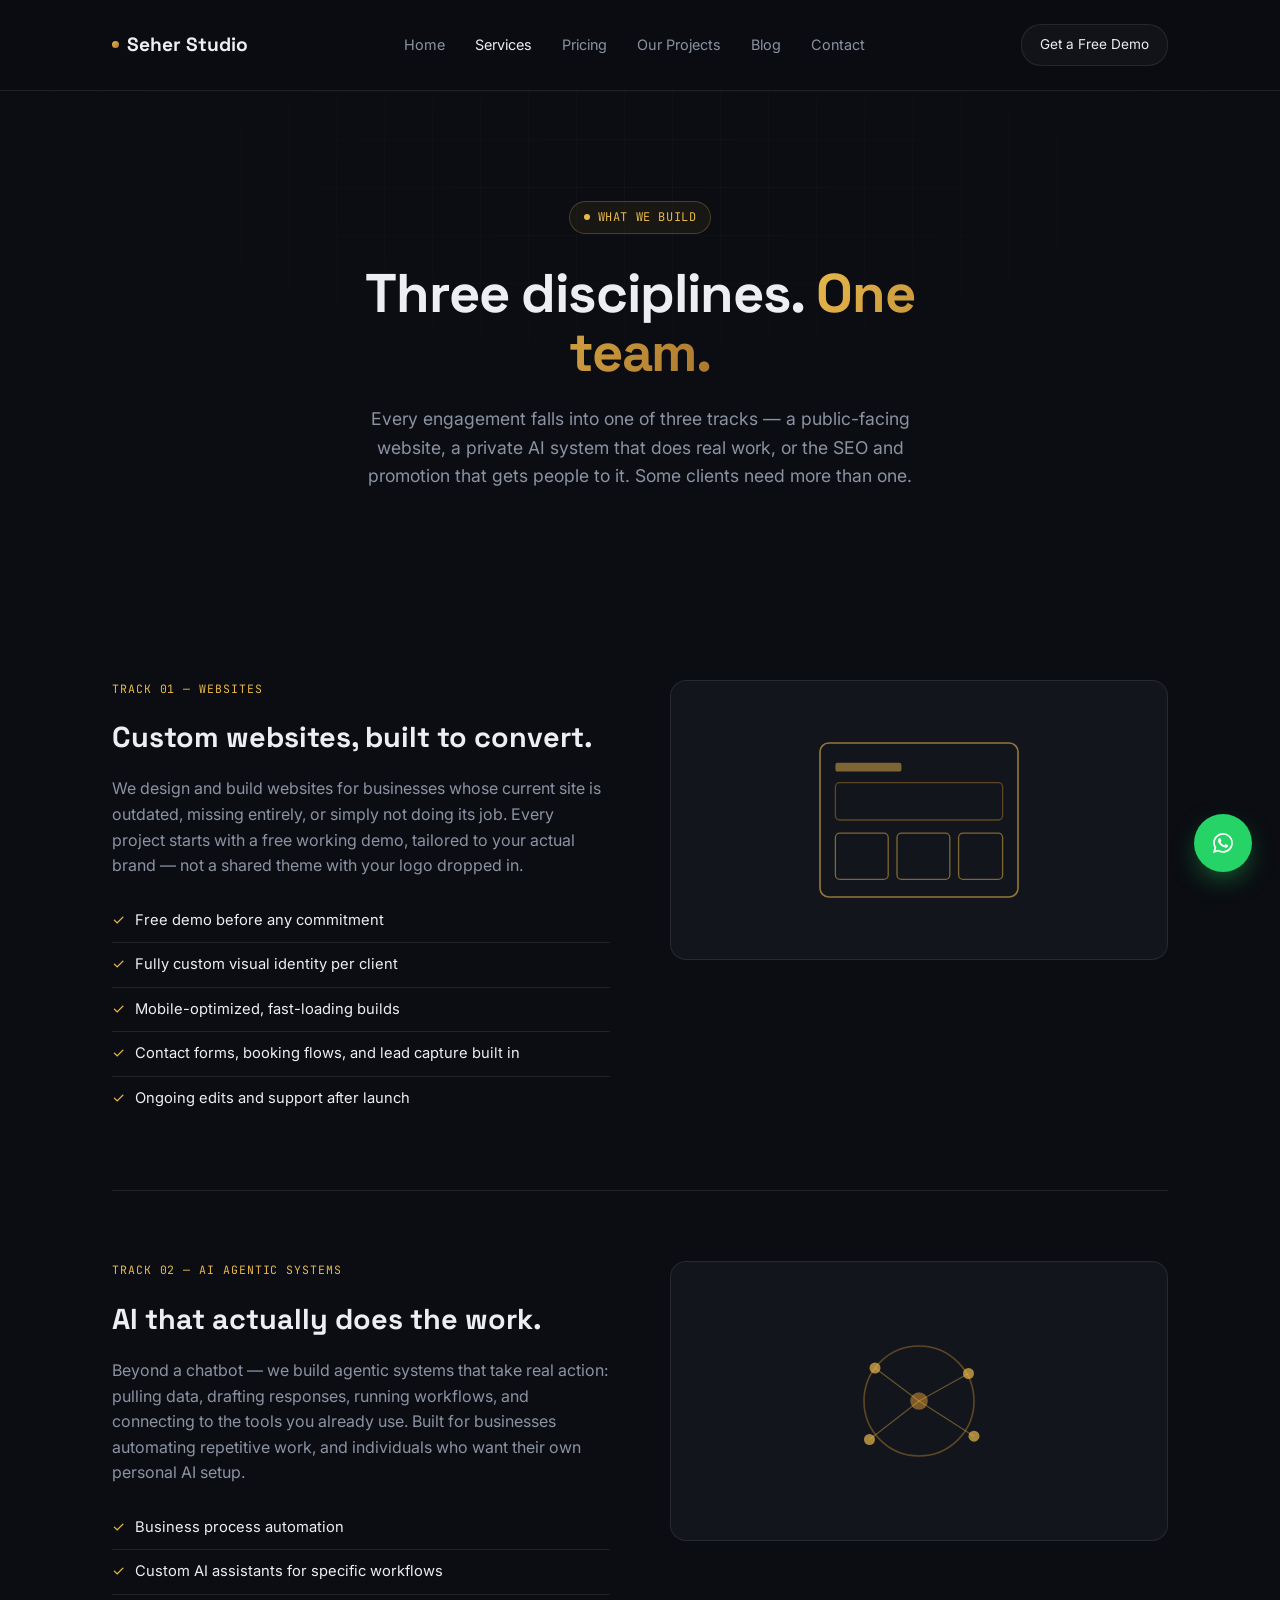
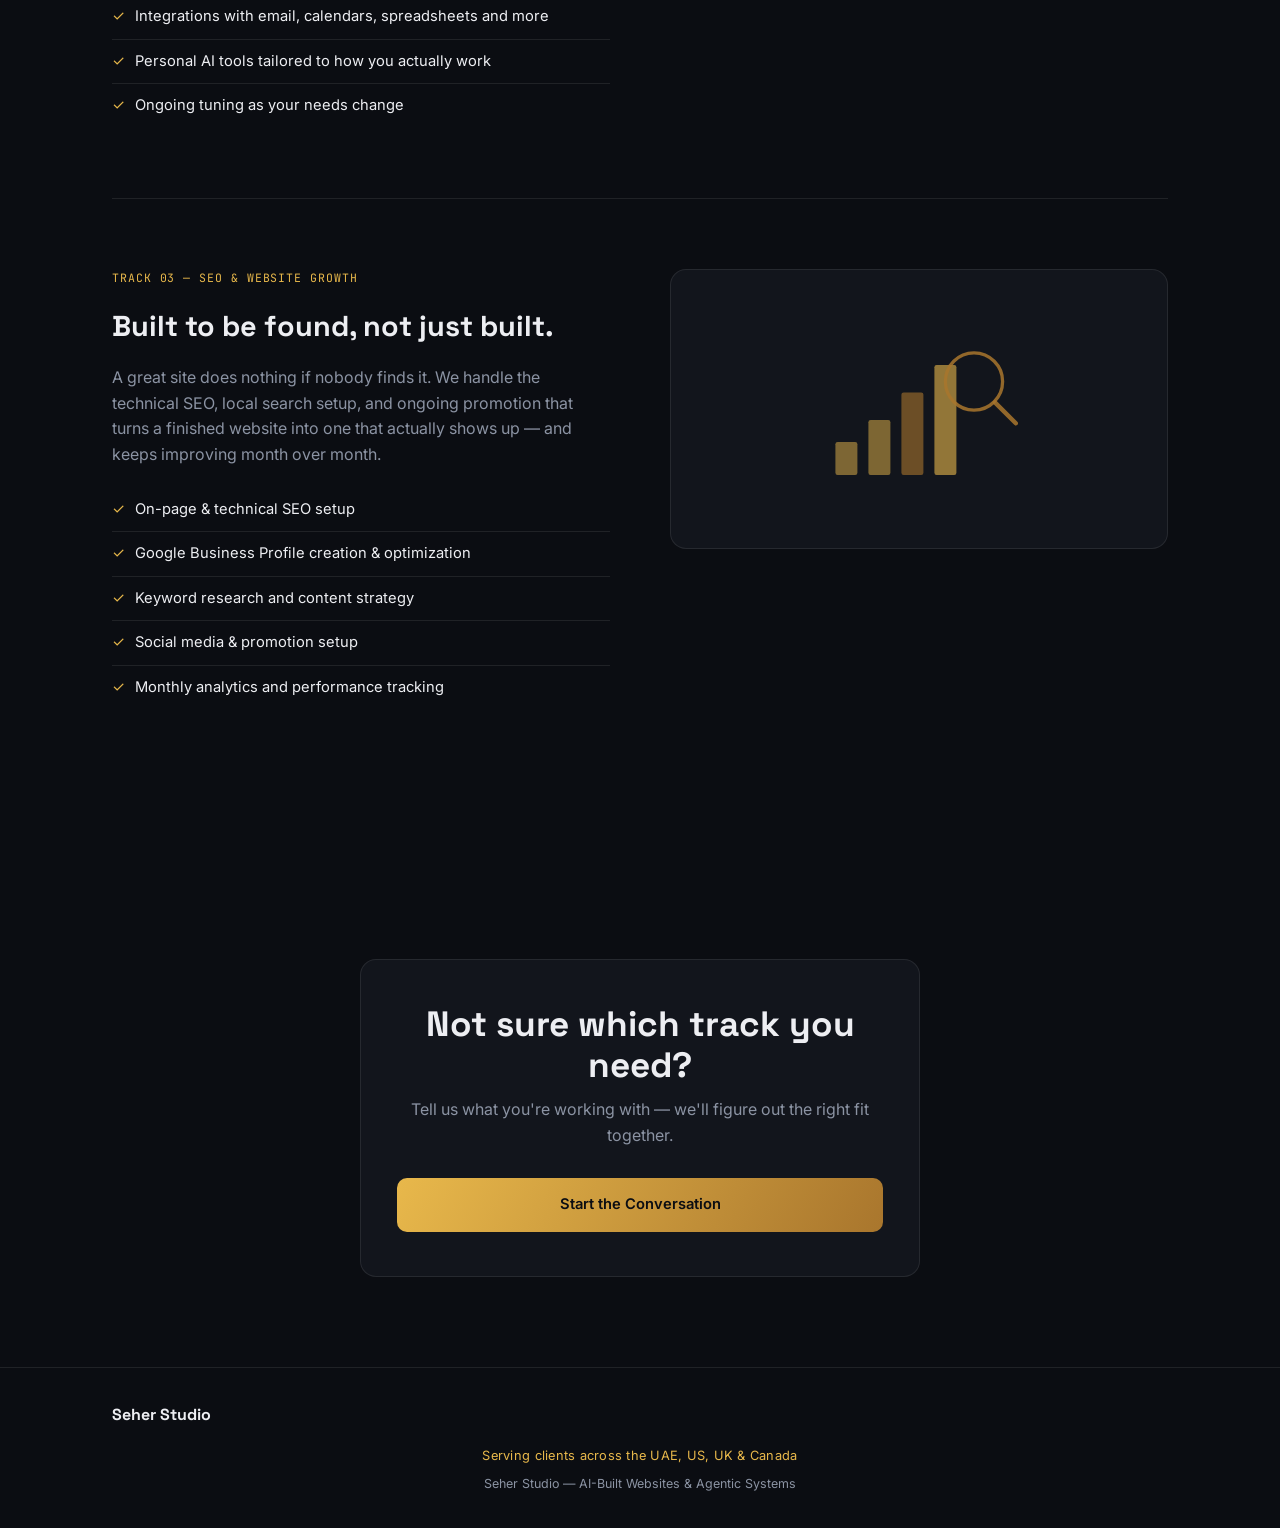
<file: services.html>
<!DOCTYPE html>
<html lang="en">
<head>
<meta charset="UTF-8">
<meta name="viewport" content="width=device-width, initial-scale=1.0">
<title>Services | Seher Studio</title>
<meta name="description" content="Three ways we help: custom-built websites, AI agentic systems, and SEO &amp; website growth. See what Seher Studio builds.">
<meta name="theme-color" content="#0B0D12">
<link rel="canonical" href="https://seherstudio.vercel.app/services.html">
<meta property="og:type" content="website">
<meta property="og:site_name" content="Seher Studio">
<meta property="og:title" content="Services | Seher Studio">
<meta property="og:description" content="Three ways we help: custom-built websites, AI agentic systems, and SEO &amp; website growth.">
<meta property="og:url" content="https://seherstudio.vercel.app/services.html">
<meta name="twitter:card" content="summary">
<meta name="twitter:title" content="Services | Seher Studio">
<meta name="twitter:description" content="Three ways we help: custom-built websites, AI agentic systems, and SEO &amp; website growth.">
<link rel="icon" href="favicon.png" sizes="32x32">
<link rel="icon" href="favicon.svg" type="image/svg+xml">
<link rel="apple-touch-icon" href="apple-touch-icon.png">
<link rel="preconnect" href="https://fonts.googleapis.com">
<link href="https://fonts.googleapis.com/css2?family=Space+Grotesk:wght@400;500;600;700&family=Inter:wght@400;500;600&family=JetBrains+Mono:wght@400;500&display=swap" rel="stylesheet">
<link rel="stylesheet" href="shared.css">
</head>
<body>

<a class="skip-link" href="#content">Skip to content</a>

<header>
  <div class="wrap">
    <a href="index.html" class="brand"><span class="dot"></span>Seher Studio</a>
    <nav id="primary-nav">
      <a href="index.html">Home</a>
      <a href="services.html" class="active" aria-current="page">Services</a>
      <a href="pricing.html">Pricing</a>
      <a href="work.html">Our Projects</a>
      <a href="blog/ai-website-design-agentic-ai-systems.html">Blog</a>
      <a href="contact.html">Contact</a>
    </nav>
    <a class="header-cta" href="contact.html">Get a Free Demo</a>
    <button class="nav-toggle" aria-label="Toggle menu" aria-expanded="false" aria-controls="primary-nav">
      <span></span><span></span><span></span>
    </button>
  </div>
</header>

<main id="content">

<section class="hero narrow">
  <div class="grid-bg" aria-hidden="true"></div>
  <div class="wrap">
    <div class="kicker">WHAT WE BUILD</div>
    <h1>Three disciplines. <span class="grad">One team.</span></h1>
    <p class="lede">Every engagement falls into one of three tracks — a public-facing website, a private AI system that does real work, or the SEO and promotion that gets people to it. Some clients need more than one.</p>
  </div>
</section>

<section style="padding-top:0;">
  <div class="wrap">

    <div class="service-detail reveal">
      <div>
        <span class="tag">Track 01 — Websites</span>
        <h3>Custom websites, built to convert.</h3>
        <p>We design and build websites for businesses whose current site is outdated, missing entirely, or simply not doing its job. Every project starts with a free working demo, tailored to your actual brand — not a shared theme with your logo dropped in.</p>
        <ul class="flist">
          <li>Free demo before any commitment</li>
          <li>Fully custom visual identity per client</li>
          <li>Mobile-optimized, fast-loading builds</li>
          <li>Contact forms, booking flows, and lead capture built in</li>
          <li>Ongoing edits and support after launch</li>
        </ul>
      </div>
      <div class="service-visual">
        <svg viewBox="0 0 200 160" width="220">
          <rect x="10" y="10" width="180" height="140" rx="8" fill="none" stroke="#E8B84B" stroke-width="1.5" opacity="0.6"/>
          <rect x="24" y="28" width="60" height="8" rx="2" fill="#E8B84B" opacity="0.5"/>
          <rect x="24" y="46" width="152" height="34" rx="4" fill="none" stroke="#A9762D" stroke-width="1.2" opacity="0.5"/>
          <rect x="24" y="92" width="48" height="42" rx="4" fill="none" stroke="#E8B84B" stroke-width="1.2" opacity="0.5"/>
          <rect x="80" y="92" width="48" height="42" rx="4" fill="none" stroke="#E8B84B" stroke-width="1.2" opacity="0.5"/>
          <rect x="136" y="92" width="40" height="42" rx="4" fill="none" stroke="#E8B84B" stroke-width="1.2" opacity="0.5"/>
        </svg>
      </div>
    </div>

    <div class="service-detail reveal">
      <div class="service-visual" style="order:2;">
        <svg viewBox="0 0 200 160" width="220">
          <circle cx="100" cy="80" r="50" fill="none" stroke="#A9762D" stroke-width="1.5" opacity="0.5"/>
          <circle cx="100" cy="80" r="8" fill="#A9762D" opacity="0.7"/>
          <circle cx="60" cy="50" r="5" fill="#E8B84B" opacity="0.7"/>
          <circle cx="145" cy="55" r="5" fill="#E8B84B" opacity="0.7"/>
          <circle cx="55" cy="115" r="5" fill="#E8B84B" opacity="0.7"/>
          <circle cx="150" cy="112" r="5" fill="#E8B84B" opacity="0.7"/>
          <line x1="100" y1="80" x2="60" y2="50" stroke="#E8B84B" stroke-width="1" opacity="0.4"/>
          <line x1="100" y1="80" x2="145" y2="55" stroke="#E8B84B" stroke-width="1" opacity="0.4"/>
          <line x1="100" y1="80" x2="55" y2="115" stroke="#E8B84B" stroke-width="1" opacity="0.4"/>
          <line x1="100" y1="80" x2="150" y2="112" stroke="#E8B84B" stroke-width="1" opacity="0.4"/>
        </svg>
      </div>
      <div style="order:1;">
        <span class="tag">Track 02 — AI Agentic Systems</span>
        <h3>AI that actually does the work.</h3>
        <p>Beyond a chatbot — we build agentic systems that take real action: pulling data, drafting responses, running workflows, and connecting to the tools you already use. Built for businesses automating repetitive work, and individuals who want their own personal AI setup.</p>
        <ul class="flist">
          <li>Business process automation</li>
          <li>Custom AI assistants for specific workflows</li>
          <li>Integrations with email, calendars, spreadsheets and more</li>
          <li>Personal AI tools tailored to how you actually work</li>
          <li>Ongoing tuning as your needs change</li>
        </ul>
      </div>
    </div>

    <div class="service-detail reveal">
      <div>
        <span class="tag">Track 03 — SEO &amp; Website Growth</span>
        <h3>Built to be found, not just built.</h3>
        <p>A great site does nothing if nobody finds it. We handle the technical SEO, local search setup, and ongoing promotion that turns a finished website into one that actually shows up — and keeps improving month over month.</p>
        <ul class="flist">
          <li>On-page &amp; technical SEO setup</li>
          <li>Google Business Profile creation &amp; optimization</li>
          <li>Keyword research and content strategy</li>
          <li>Social media &amp; promotion setup</li>
          <li>Monthly analytics and performance tracking</li>
        </ul>
      </div>
      <div class="service-visual">
        <svg viewBox="0 0 200 160" width="220">
          <rect x="24" y="110" width="20" height="30" rx="2" fill="#E8B84B" opacity="0.5"/>
          <rect x="54" y="90" width="20" height="50" rx="2" fill="#E8B84B" opacity="0.5"/>
          <rect x="84" y="65" width="20" height="75" rx="2" fill="#A9762D" opacity="0.6"/>
          <rect x="114" y="40" width="20" height="100" rx="2" fill="#E8B84B" opacity="0.6"/>
          <circle cx="150" cy="55" r="26" fill="none" stroke="#A9762D" stroke-width="3" opacity="0.85"/>
          <line x1="169" y1="74" x2="188" y2="93" stroke="#A9762D" stroke-width="4" stroke-linecap="round" opacity="0.85"/>
        </svg>
      </div>
    </div>

  </div>
</section>

<section class="contact">
  <div class="wrap">
    <div class="contact-card">
      <h2>Not sure which track you need?</h2>
      <p>Tell us what you're working with — we'll figure out the right fit together.</p>
      <a class="btn btn-primary" href="contact.html" style="width:100%;text-align:center;">Start the Conversation</a>
    </div>
  </div>
</section>

</main>

<footer>
  <div class="wrap">
    <div class="foot-brand">Seher Studio</div>
  </div>
  <div class="foot-region">Serving clients across the UAE, US, UK &amp; Canada</div>
  <div class="foot-copy">Seher Studio — AI-Built Websites &amp; Agentic Systems</div>
</footer>

<a class="whatsapp-fab" href="https://wa.me/971528616162" target="_blank" rel="noopener" aria-label="WhatsApp Us">
  <span class="wa-tooltip">WhatsApp Us</span>
  <svg viewBox="0 0 24 24" fill="white" aria-hidden="true"><path d="M17.6 6.32A7.85 7.85 0 0 0 12.02 4c-4.35 0-7.89 3.53-7.89 7.88 0 1.39.36 2.75 1.05 3.95L4 20l4.28-1.12a7.9 7.9 0 0 0 3.74.95h0c4.35 0 7.89-3.53 7.89-7.88 0-2.1-.82-4.08-2.31-5.63zm-5.58 12.13h0a6.55 6.55 0 0 1-3.34-.92l-.24-.14-2.48.65.66-2.42-.16-.25a6.56 6.56 0 0 1-1-3.49c0-3.62 2.95-6.57 6.58-6.57a6.53 6.53 0 0 1 4.65 1.93 6.5 6.5 0 0 1 1.92 4.64c0 3.62-2.95 6.57-6.59 6.57zm3.6-4.92c-.2-.1-1.17-.58-1.35-.64-.18-.07-.31-.1-.45.1-.13.2-.51.64-.62.77-.11.13-.23.14-.43.05a5.4 5.4 0 0 1-1.59-.98 5.96 5.96 0 0 1-1.1-1.37c-.11-.2 0-.3.09-.4.09-.09.2-.23.3-.35.1-.11.13-.2.2-.33.07-.13.03-.25-.02-.35-.05-.1-.45-1.08-.62-1.48-.16-.39-.33-.33-.45-.34h-.38c-.13 0-.35.05-.53.25s-.7.68-.7 1.67.72 1.94.82 2.07c.1.13 1.42 2.17 3.44 3.04.48.21.86.33 1.15.42.48.15.92.13 1.27.08.39-.06 1.17-.48 1.34-.94.16-.46.16-.86.11-.94-.05-.08-.18-.13-.38-.23z"/></svg>
</a>

<script src="shared.js" defer></script>
</body>
</html>
</file>
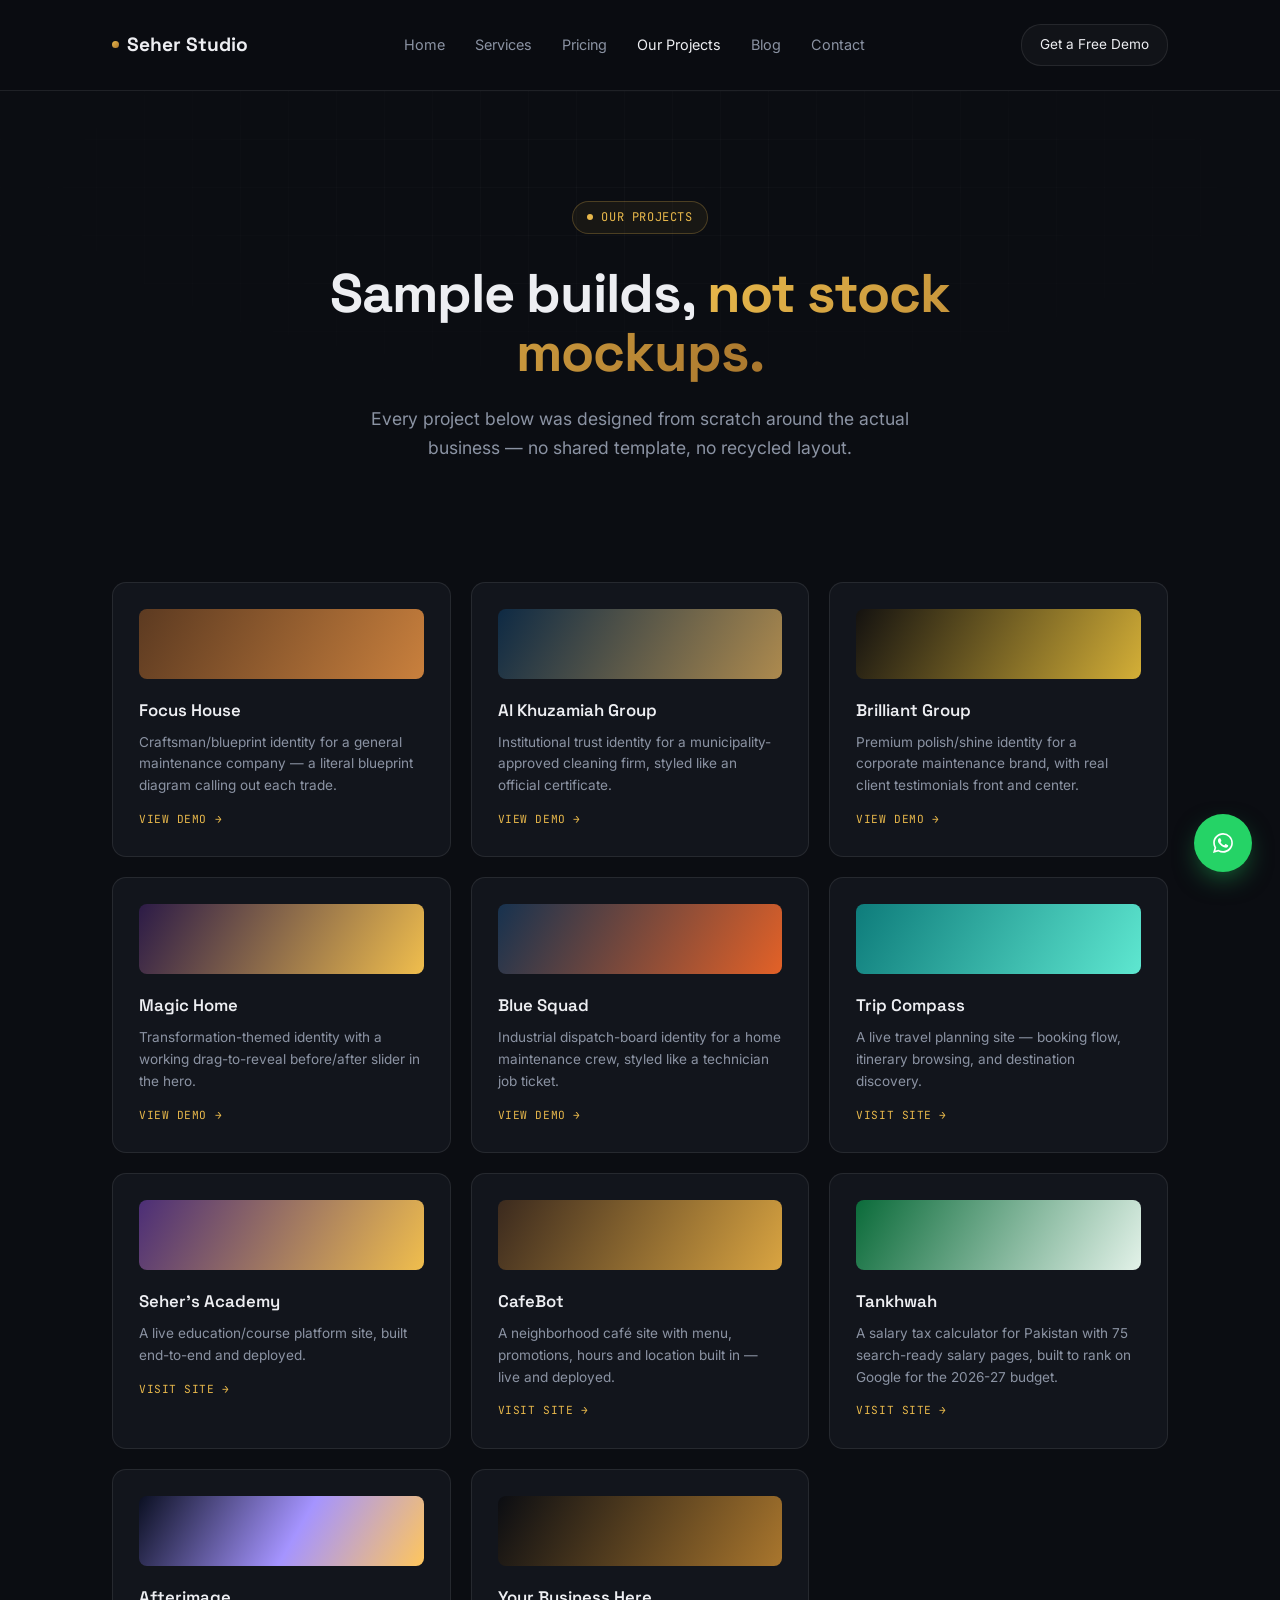
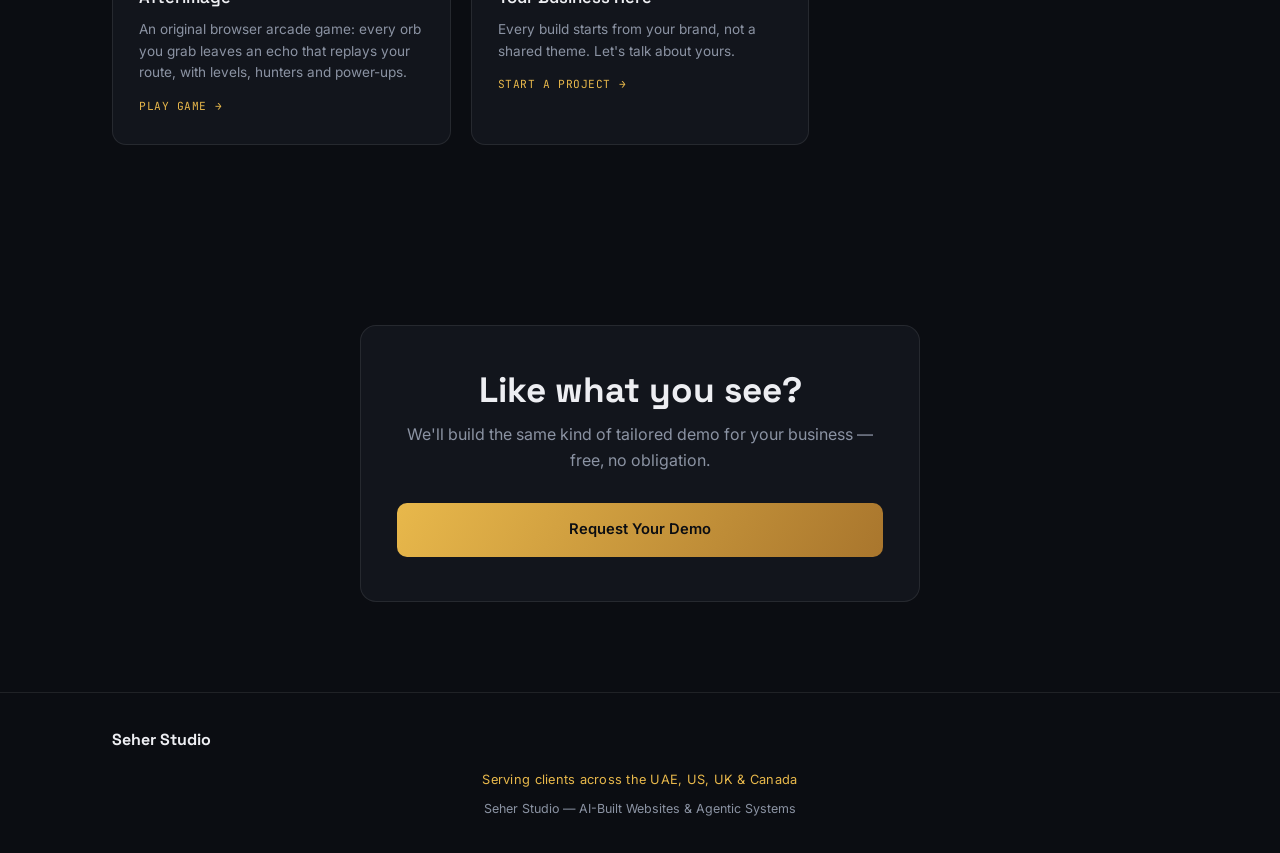
<file: work.html>
<!DOCTYPE html>
<html lang="en">
<head>
<meta charset="UTF-8">
<meta name="viewport" content="width=device-width, initial-scale=1.0">
<title>Our Projects | Seher Studio</title>
<meta name="description" content="Sample builds from Seher Studio — custom-designed websites and AI agentic system demos, each built from scratch around the actual business.">
<meta name="theme-color" content="#0B0D12">
<link rel="canonical" href="https://seherstudio.vercel.app/work.html">
<meta property="og:type" content="website">
<meta property="og:site_name" content="Seher Studio">
<meta property="og:title" content="Our Projects | Seher Studio">
<meta property="og:description" content="Sample builds from Seher Studio — custom-designed websites and AI agentic system demos, each built from scratch.">
<meta property="og:url" content="https://seherstudio.vercel.app/work.html">
<meta name="twitter:card" content="summary">
<meta name="twitter:title" content="Our Projects | Seher Studio">
<meta name="twitter:description" content="Sample builds from Seher Studio — custom-designed websites and AI agentic system demos, each built from scratch.">
<link rel="icon" href="favicon.png" sizes="32x32">
<link rel="icon" href="favicon.svg" type="image/svg+xml">
<link rel="apple-touch-icon" href="apple-touch-icon.png">
<link rel="preconnect" href="https://fonts.googleapis.com">
<link href="https://fonts.googleapis.com/css2?family=Space+Grotesk:wght@400;500;600;700&family=Inter:wght@400;500;600&family=JetBrains+Mono:wght@400;500&display=swap" rel="stylesheet">
<link rel="stylesheet" href="shared.css">
</head>
<body>

<a class="skip-link" href="#content">Skip to content</a>

<header>
  <div class="wrap">
    <a href="index.html" class="brand"><span class="dot"></span>Seher Studio</a>
    <nav id="primary-nav">
      <a href="index.html">Home</a>
      <a href="services.html">Services</a>
      <a href="pricing.html">Pricing</a>
      <a href="work.html" class="active" aria-current="page">Our Projects</a>
      <a href="blog/ai-website-design-agentic-ai-systems.html">Blog</a>
      <a href="contact.html">Contact</a>
    </nav>
    <a class="header-cta" href="contact.html">Get a Free Demo</a>
    <button class="nav-toggle" aria-label="Toggle menu" aria-expanded="false" aria-controls="primary-nav">
      <span></span><span></span><span></span>
    </button>
  </div>
</header>

<main id="content">

<section class="hero narrow">
  <div class="grid-bg" aria-hidden="true"></div>
  <div class="wrap">
    <div class="kicker">OUR PROJECTS</div>
    <h1>Sample builds, <span class="grad">not stock mockups.</span></h1>
    <p class="lede">Every project below was designed from scratch around the actual business — no shared template, no recycled layout.</p>
  </div>
</section>

<section style="padding-top:0;">
  <div class="wrap">
    <div class="portfolio-grid">
      <a class="port-card reveal" href="focus-house-demo.html" target="_blank">
        <div class="port-swatch" style="background:linear-gradient(120deg,#5C3A21,#C9803D);"></div>
        <h4>Focus House</h4>
        <p>Craftsman/blueprint identity for a general maintenance company — a literal blueprint diagram calling out each trade.</p>
        <span class="port-tag">View Demo →</span>
      </a>
      <a class="port-card reveal" href="al-khuzamiah-demo.html" target="_blank">
        <div class="port-swatch" style="background:linear-gradient(120deg,#0E2A44,#AD8A4E);"></div>
        <h4>Al Khuzamiah Group</h4>
        <p>Institutional trust identity for a municipality-approved cleaning firm, styled like an official certificate.</p>
        <span class="port-tag">View Demo →</span>
      </a>
      <a class="port-card reveal" href="brilliant-group-demo.html" target="_blank">
        <div class="port-swatch" style="background:linear-gradient(120deg,#141210,#D4AF37);"></div>
        <h4>Brilliant Group</h4>
        <p>Premium polish/shine identity for a corporate maintenance brand, with real client testimonials front and center.</p>
        <span class="port-tag">View Demo →</span>
      </a>
      <a class="port-card reveal" href="magic-home-demo.html" target="_blank">
        <div class="port-swatch" style="background:linear-gradient(120deg,#2C1B47,#F0BE4D);"></div>
        <h4>Magic Home</h4>
        <p>Transformation-themed identity with a working drag-to-reveal before/after slider in the hero.</p>
        <span class="port-tag">View Demo →</span>
      </a>
      <a class="port-card reveal" href="blue-squad-demo.html" target="_blank">
        <div class="port-swatch" style="background:linear-gradient(120deg,#17324F,#E36127);"></div>
        <h4>Blue Squad</h4>
        <p>Industrial dispatch-board identity for a home maintenance crew, styled like a technician job ticket.</p>
        <span class="port-tag">View Demo →</span>
      </a>
      <a class="port-card reveal" href="https://tripcompassco.netlify.app/" target="_blank" rel="noopener">
        <div class="port-swatch" style="background:linear-gradient(120deg,#0E7C7B,#5EE7D0);"></div>
        <h4>Trip Compass</h4>
        <p>A live travel planning site — booking flow, itinerary browsing, and destination discovery.</p>
        <span class="port-tag">Visit Site →</span>
      </a>
      <a class="port-card reveal" href="https://seher-academy.vercel.app/" target="_blank" rel="noopener">
        <div class="port-swatch" style="background:linear-gradient(120deg,#4C2E77,#F0BE4D);"></div>
        <h4>Seher's Academy</h4>
        <p>A live education/course platform site, built end-to-end and deployed.</p>
        <span class="port-tag">Visit Site →</span>
      </a>
      <a class="port-card reveal" href="https://cafebot-eight.vercel.app/" target="_blank" rel="noopener">
        <div class="port-swatch" style="background:linear-gradient(120deg,#3B2A1E,#D9A441);"></div>
        <h4>CafeBot</h4>
        <p>A neighborhood café site with menu, promotions, hours and location built in — live and deployed.</p>
        <span class="port-tag">Visit Site →</span>
      </a>
      <a class="port-card reveal" href="https://tankhwah.pk/" target="_blank" rel="noopener">
        <div class="port-swatch" style="background:linear-gradient(120deg,#0B6B3A,#E3F2E9);"></div>
        <h4>Tankhwah</h4>
        <p>A salary tax calculator for Pakistan with 75 search-ready salary pages, built to rank on Google for the 2026-27 budget.</p>
        <span class="port-tag">Visit Site →</span>
      </a>
      <a class="port-card reveal" href="https://afterimage-game-three.vercel.app/" target="_blank" rel="noopener">
        <div class="port-swatch" style="background:linear-gradient(120deg,#0B1022,#A594FF 55%,#FFC65C);"></div>
        <h4>Afterimage</h4>
        <p>An original browser arcade game: every orb you grab leaves an echo that replays your route, with levels, hunters and power-ups.</p>
        <span class="port-tag">Play Game →</span>
      </a>
      <a class="port-card reveal" href="contact.html">
        <div class="port-swatch" style="background:linear-gradient(120deg,#0B0D12,#A9762D);"></div>
        <h4>Your Business Here</h4>
        <p>Every build starts from your brand, not a shared theme. Let's talk about yours.</p>
        <span class="port-tag">Start a Project →</span>
      </a>
    </div>
  </div>
</section>

<section class="contact">
  <div class="wrap">
    <div class="contact-card">
      <h2>Like what you see?</h2>
      <p>We'll build the same kind of tailored demo for your business — free, no obligation.</p>
      <a class="btn btn-primary" href="contact.html" style="width:100%;text-align:center;">Request Your Demo</a>
    </div>
  </div>
</section>

</main>

<footer>
  <div class="wrap">
    <div class="foot-brand">Seher Studio</div>
  </div>
  <div class="foot-region">Serving clients across the UAE, US, UK &amp; Canada</div>
  <div class="foot-copy">Seher Studio — AI-Built Websites &amp; Agentic Systems</div>
</footer>

<a class="whatsapp-fab" href="https://wa.me/971528616162" target="_blank" rel="noopener" aria-label="WhatsApp Us">
  <span class="wa-tooltip">WhatsApp Us</span>
  <svg viewBox="0 0 24 24" fill="white" aria-hidden="true"><path d="M17.6 6.32A7.85 7.85 0 0 0 12.02 4c-4.35 0-7.89 3.53-7.89 7.88 0 1.39.36 2.75 1.05 3.95L4 20l4.28-1.12a7.9 7.9 0 0 0 3.74.95h0c4.35 0 7.89-3.53 7.89-7.88 0-2.1-.82-4.08-2.31-5.63zm-5.58 12.13h0a6.55 6.55 0 0 1-3.34-.92l-.24-.14-2.48.65.66-2.42-.16-.25a6.56 6.56 0 0 1-1-3.49c0-3.62 2.95-6.57 6.58-6.57a6.53 6.53 0 0 1 4.65 1.93 6.5 6.5 0 0 1 1.92 4.64c0 3.62-2.95 6.57-6.59 6.57zm3.6-4.92c-.2-.1-1.17-.58-1.35-.64-.18-.07-.31-.1-.45.1-.13.2-.51.64-.62.77-.11.13-.23.14-.43.05a5.4 5.4 0 0 1-1.59-.98 5.96 5.96 0 0 1-1.1-1.37c-.11-.2 0-.3.09-.4.09-.09.2-.23.3-.35.1-.11.13-.2.2-.33.07-.13.03-.25-.02-.35-.05-.1-.45-1.08-.62-1.48-.16-.39-.33-.33-.45-.34h-.38c-.13 0-.35.05-.53.25s-.7.68-.7 1.67.72 1.94.82 2.07c.1.13 1.42 2.17 3.44 3.04.48.21.86.33 1.15.42.48.15.92.13 1.27.08.39-.06 1.17-.48 1.34-.94.16-.46.16-.86.11-.94-.05-.08-.18-.13-.38-.23z"/></svg>
</a>

<script src="shared.js" defer></script>
</body>
</html>
</file>
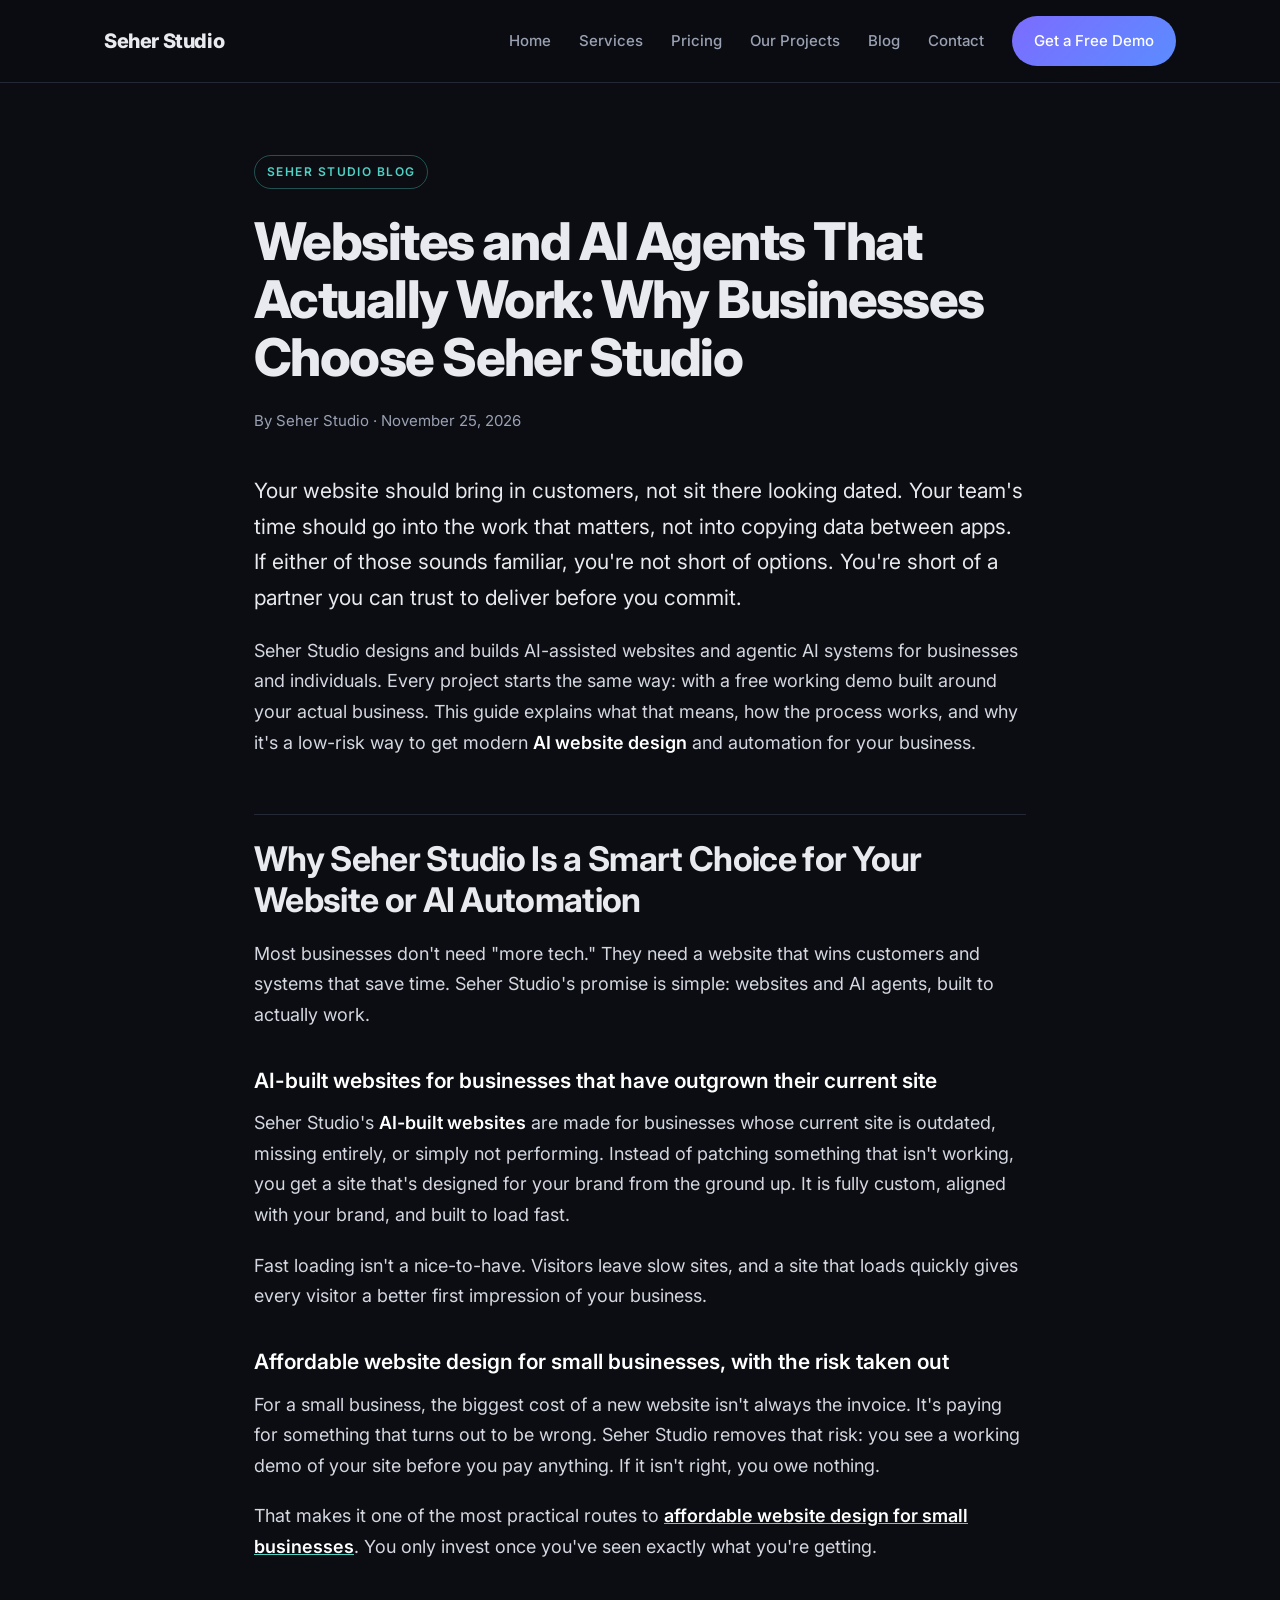
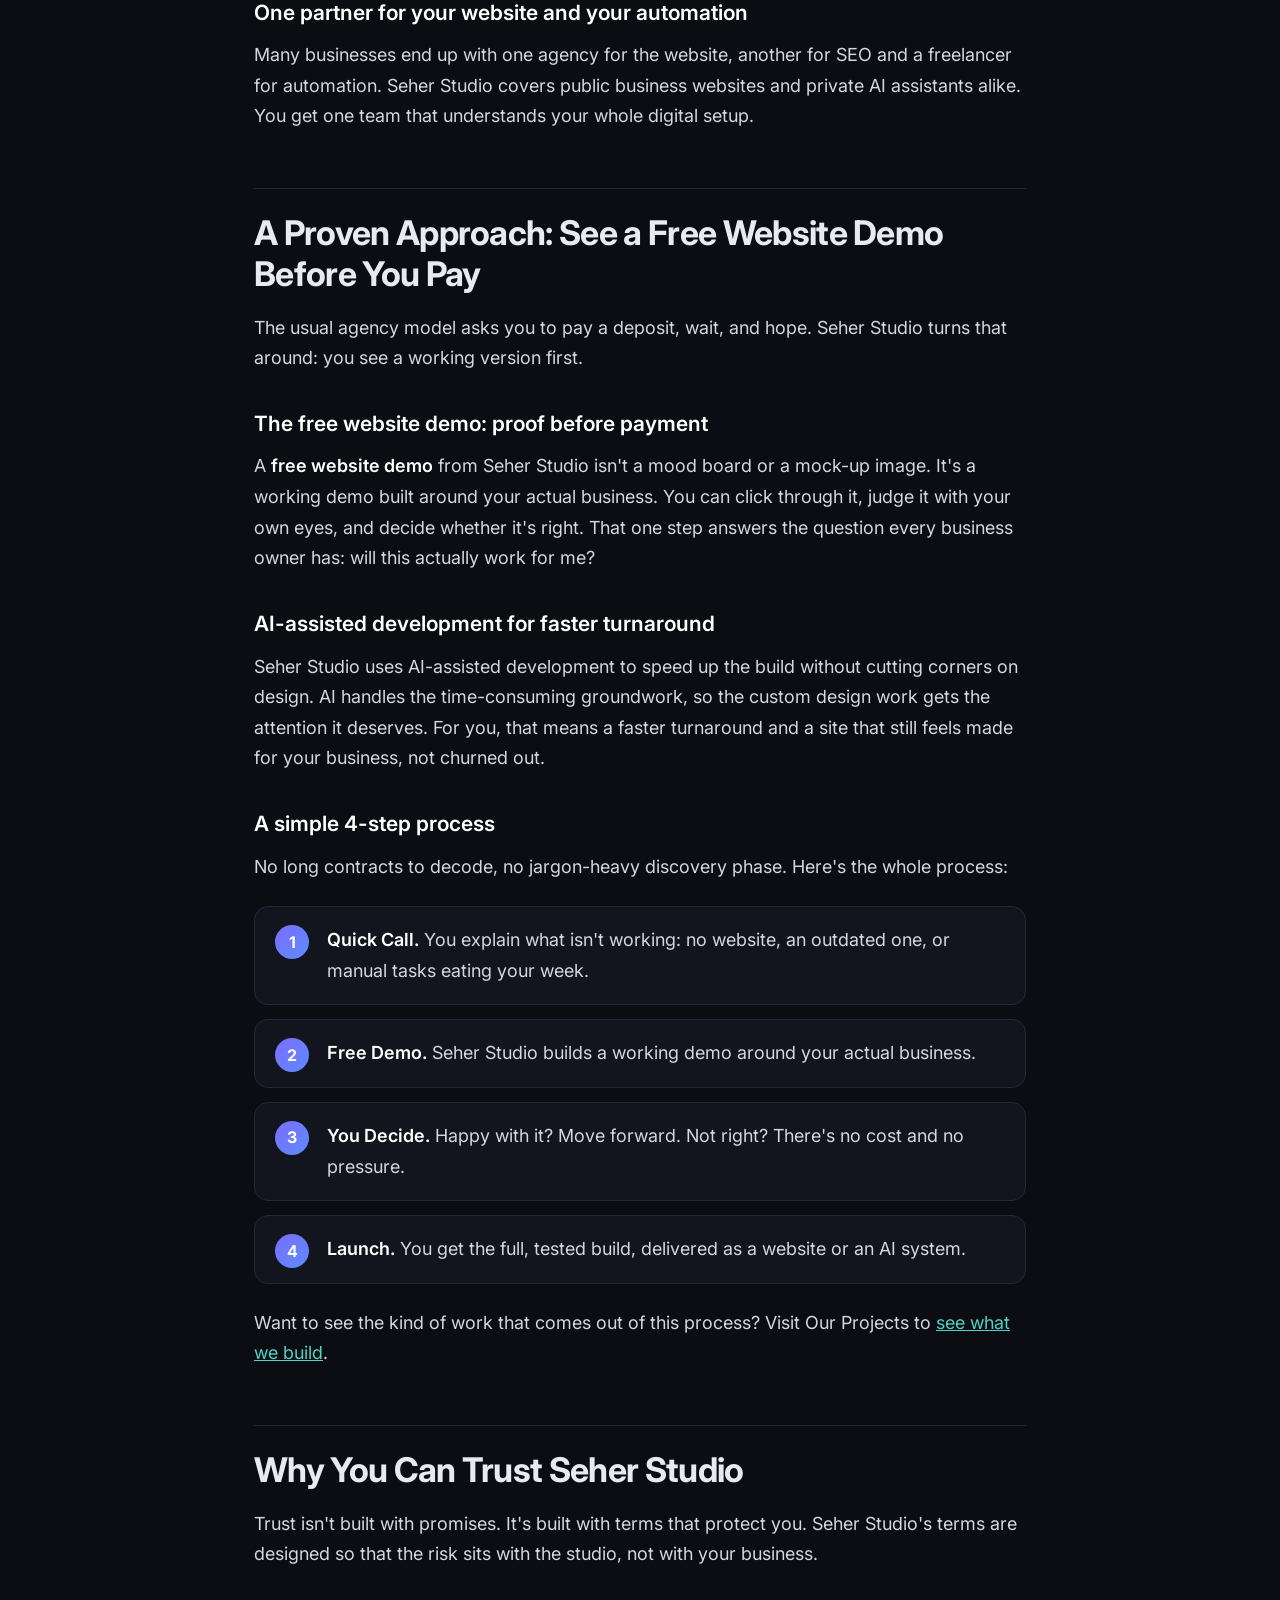
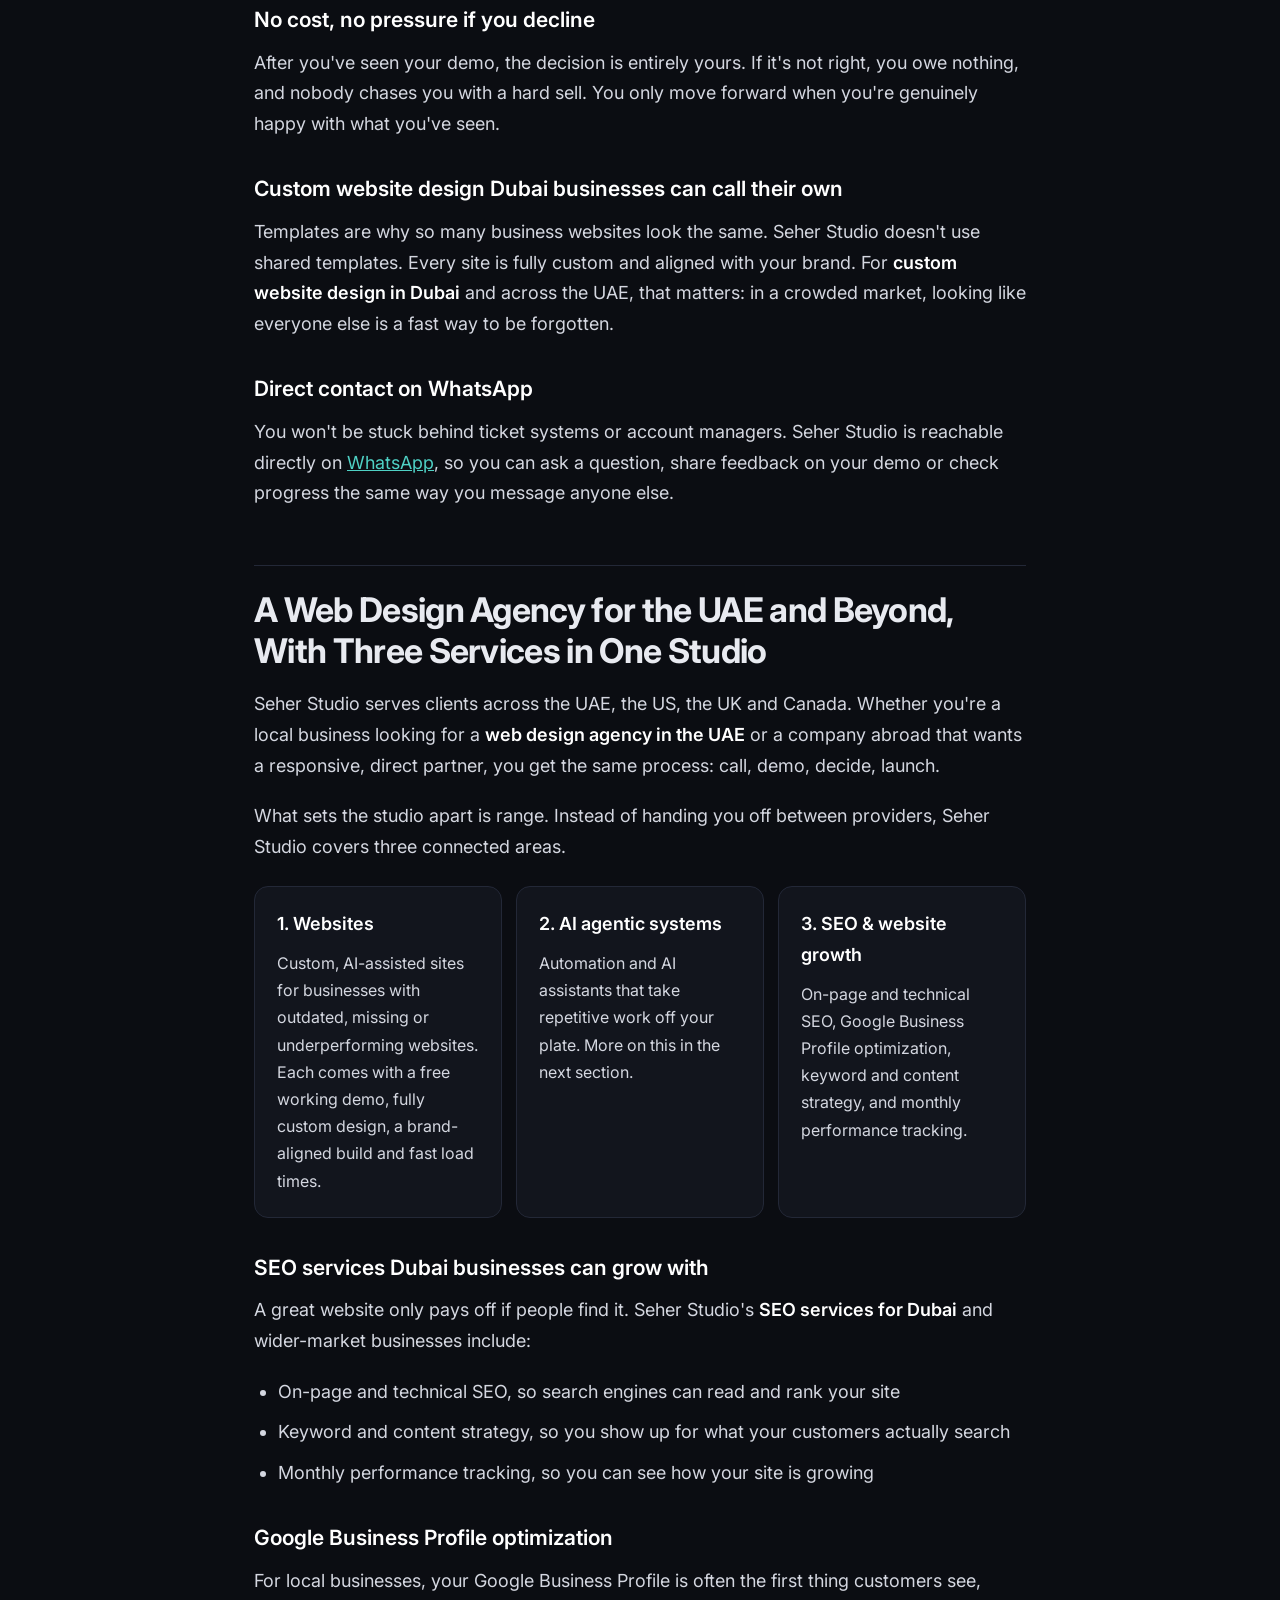
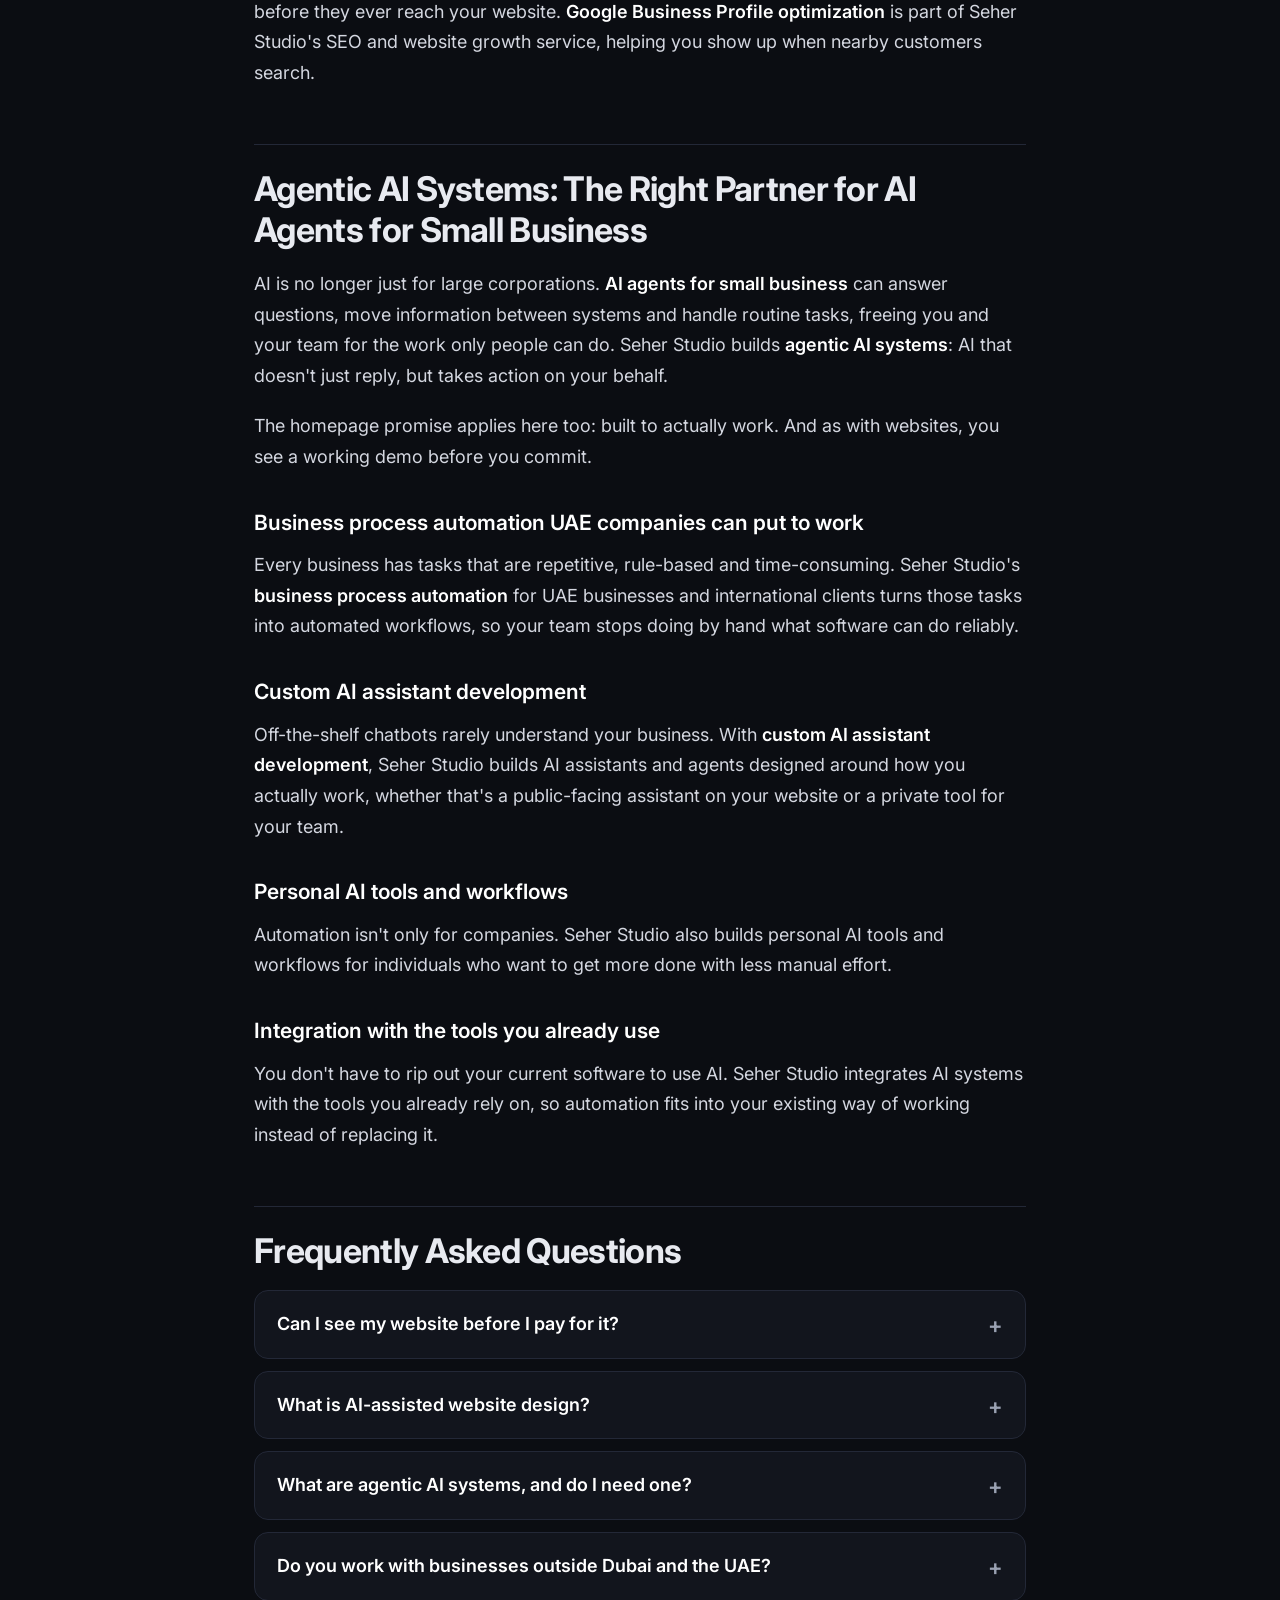
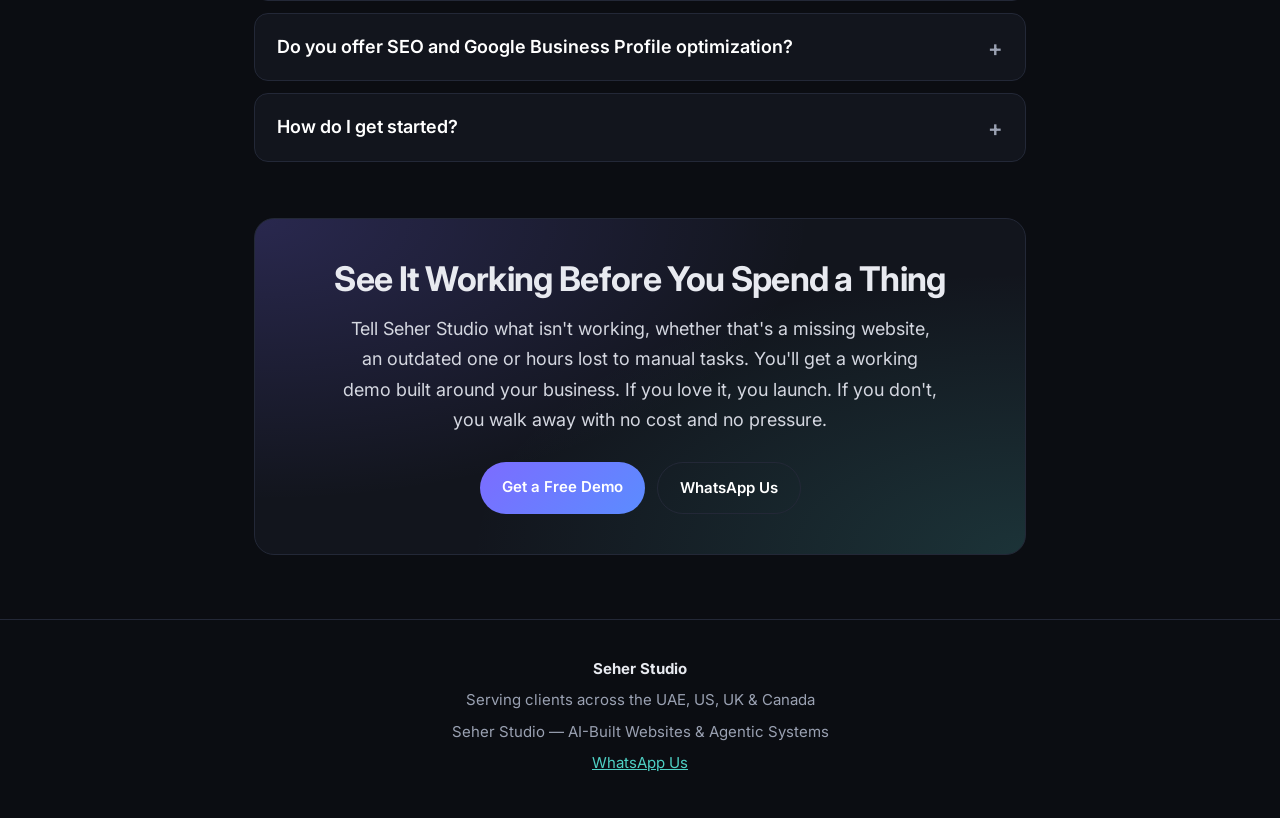
<file: blog/ai-website-design-agentic-ai-systems.html>
<!DOCTYPE html>
<html lang="en">
<head>
<meta charset="UTF-8">
<meta name="viewport" content="width=device-width, initial-scale=1.0">
<title>AI Website Design &amp; AI Agents | Seher Studio UAE</title>
<meta name="description" content="Seher Studio builds AI-built websites and agentic AI systems for businesses in the UAE, US, UK and Canada. See a free working demo before you pay.">
<meta name="theme-color" content="#0B0D12">
<link rel="canonical" href="https://seherstudio.vercel.app/blog/ai-website-design-agentic-ai-systems.html">
<meta property="og:type" content="article">
<meta property="og:title" content="Websites and AI Agents That Actually Work: Why Businesses Choose Seher Studio">
<meta property="og:description" content="AI-built websites and agentic AI systems, starting with a free working demo. Serving the UAE, US, UK and Canada.">
<meta property="og:url" content="https://seherstudio.vercel.app/blog/ai-website-design-agentic-ai-systems.html">
<meta property="og:site_name" content="Seher Studio">
<meta name="twitter:card" content="summary_large_image">
<link rel="preconnect" href="https://fonts.googleapis.com">
<link rel="preconnect" href="https://fonts.gstatic.com" crossorigin>
<link href="https://fonts.googleapis.com/css2?family=Inter:wght@400;500;600;700;800&display=swap" rel="stylesheet">

<script type="application/ld+json">
{
  "@context": "https://schema.org",
  "@type": "Article",
  "headline": "Websites and AI Agents That Actually Work: Why Businesses Choose Seher Studio",
  "description": "Seher Studio builds AI-built websites and agentic AI systems for businesses in the UAE, US, UK and Canada. See a free working demo before you pay.",
  "datePublished": "2026-11-25",
  "dateModified": "2026-11-25",
  "author": { "@type": "Organization", "name": "Seher Studio", "url": "https://seherstudio.vercel.app/" },
  "publisher": { "@type": "Organization", "name": "Seher Studio", "url": "https://seherstudio.vercel.app/" },
  "mainEntityOfPage": "https://seherstudio.vercel.app/blog/ai-website-design-agentic-ai-systems.html"
}
</script>
<script type="application/ld+json">
{
  "@context": "https://schema.org",
  "@type": "FAQPage",
  "mainEntity": [
    { "@type": "Question", "name": "Can I see my website before I pay for it?",
      "acceptedAnswer": { "@type": "Answer", "text": "Yes. Seher Studio builds a free working demo around your actual business before you pay anything. If it's not right for you, you owe nothing." } },
    { "@type": "Question", "name": "What is AI-assisted website design?",
      "acceptedAnswer": { "@type": "Answer", "text": "AI-assisted website design uses AI tools to speed up parts of the build. At Seher Studio, that means faster turnaround while every design stays fully custom, with no shared templates." } },
    { "@type": "Question", "name": "What are agentic AI systems, and do I need one?",
      "acceptedAnswer": { "@type": "Answer", "text": "Agentic AI systems are AI tools that carry out tasks, not just answer questions. If your business loses hours to repetitive admin, a custom AI assistant or automated workflow can take that work off your plate." } },
    { "@type": "Question", "name": "Do you work with businesses outside Dubai and the UAE?",
      "acceptedAnswer": { "@type": "Answer", "text": "Yes. Seher Studio serves clients across the UAE, the US, the UK and Canada." } },
    { "@type": "Question", "name": "Do you offer SEO and Google Business Profile optimization?",
      "acceptedAnswer": { "@type": "Answer", "text": "Yes. SEO and website growth is one of Seher Studio's three core services. It covers on-page and technical SEO, Google Business Profile optimization, keyword and content strategy, and monthly performance tracking." } },
    { "@type": "Question", "name": "How do I get started?",
      "acceptedAnswer": { "@type": "Answer", "text": "Book a quick call or message Seher Studio directly on WhatsApp. Tell them what isn't working, and they'll build your free demo." } }
  ]
}
</script>

<style>
  :root {
    --bg: #0B0D12;
    --surface: #12151d;
    --border: #232837;
    --text: #e8eaf0;
    --muted: #9aa1b2;
    --accent: #7c6cff;
    --accent-2: #4fd1c5;
    --radius: 14px;
  }
  * { box-sizing: border-box; margin: 0; padding: 0; }
  html { scroll-behavior: smooth; }
  body {
    background: var(--bg);
    color: var(--text);
    font-family: 'Inter', system-ui, -apple-system, 'Segoe UI', Roboto, sans-serif;
    font-size: 18px;
    line-height: 1.7;
    -webkit-font-smoothing: antialiased;
  }
  a { color: var(--accent-2); }
  a:hover { color: #fff; }
  .skip { position: absolute; left: -999px; top: 0; background: var(--accent); color: #fff; padding: 8px 14px; z-index: 100; }
  .skip:focus { left: 12px; top: 12px; }

  /* Header */
  header {
    position: sticky; top: 0; z-index: 50;
    background: rgba(11, 13, 18, 0.85);
    backdrop-filter: blur(10px);
    border-bottom: 1px solid var(--border);
  }
  .nav {
    max-width: 1120px; margin: 0 auto; padding: 16px 24px;
    display: flex; align-items: center; justify-content: space-between; gap: 24px;
  }
  .logo { color: var(--text); font-weight: 800; font-size: 20px; text-decoration: none; letter-spacing: -0.02em; }
  .nav ul { list-style: none; display: flex; gap: 28px; align-items: center; }
  .nav ul a { color: var(--muted); text-decoration: none; font-size: 15px; font-weight: 500; }
  .nav ul a:hover { color: var(--text); }
  .btn {
    display: inline-block; text-decoration: none; font-weight: 600;
    background: linear-gradient(135deg, var(--accent), #5b8cff);
    color: #fff !important; padding: 12px 22px; border-radius: 999px; font-size: 15px;
    transition: transform .15s ease, box-shadow .15s ease;
  }
  .btn:hover { transform: translateY(-1px); box-shadow: 0 8px 24px rgba(124, 108, 255, .35); }
  .btn-ghost { background: transparent; border: 1px solid var(--border); }
  .btn-ghost:hover { box-shadow: none; border-color: var(--muted); }

  /* Article */
  .hero {
    max-width: 820px; margin: 0 auto; padding: 72px 24px 32px;
  }
  .badge {
    display: inline-block; font-size: 12px; font-weight: 600; letter-spacing: .12em; text-transform: uppercase;
    color: var(--accent-2); border: 1px solid rgba(79, 209, 197, .35); border-radius: 999px; padding: 6px 12px; margin-bottom: 24px;
  }
  h1 {
    font-size: clamp(34px, 5vw, 52px); line-height: 1.12; letter-spacing: -0.03em; font-weight: 800; margin-bottom: 20px;
  }
  .meta { color: var(--muted); font-size: 15px; }
  article { max-width: 820px; margin: 0 auto; padding: 8px 24px 64px; }
  article p { margin: 0 0 20px; color: #d4d7e0; }
  article .lead { font-size: 21px; color: var(--text); }
  article h2 {
    font-size: clamp(26px, 3.4vw, 34px); line-height: 1.2; letter-spacing: -0.02em; font-weight: 700;
    margin: 56px 0 18px; padding-top: 24px; border-top: 1px solid var(--border);
  }
  article h3 { font-size: 21px; font-weight: 600; margin: 32px 0 10px; color: #fff; }
  article strong { color: #fff; font-weight: 600; }
  article ul, article ol { margin: 0 0 20px 24px; color: #d4d7e0; }
  article li { margin-bottom: 10px; }

  .steps { list-style: none; margin: 24px 0 !important; display: grid; gap: 14px; counter-reset: step; }
  .steps li {
    counter-increment: step; position: relative;
    background: var(--surface); border: 1px solid var(--border); border-radius: var(--radius);
    padding: 18px 20px 18px 72px; margin: 0;
  }
  .steps li::before {
    content: counter(step); position: absolute; left: 20px; top: 18px;
    width: 34px; height: 34px; border-radius: 50%;
    background: linear-gradient(135deg, var(--accent), #5b8cff); color: #fff;
    font-weight: 700; font-size: 16px; display: flex; align-items: center; justify-content: center;
  }

  .services { display: grid; grid-template-columns: repeat(auto-fit, minmax(220px, 1fr)); gap: 14px; margin: 24px 0; }
  .card { background: var(--surface); border: 1px solid var(--border); border-radius: var(--radius); padding: 22px; }
  .card h3 { margin-top: 0; font-size: 18px; }
  .card p { font-size: 16px; margin: 0; }

  .faq details {
    background: var(--surface); border: 1px solid var(--border); border-radius: var(--radius);
    padding: 18px 22px; margin-bottom: 12px;
  }
  .faq summary { cursor: pointer; font-weight: 600; color: #fff; list-style: none; position: relative; padding-right: 28px; }
  .faq summary::-webkit-details-marker { display: none; }
  .faq summary::after { content: "+"; position: absolute; right: 0; top: -2px; font-size: 22px; color: var(--muted); }
  .faq details[open] summary::after { content: "–"; }
  .faq details p { margin: 12px 0 0; font-size: 17px; }
  .faq h3 { display: inline; font-size: 18px; margin: 0; }

  .cta {
    margin-top: 56px; padding: 40px 32px; border-radius: 20px; text-align: center;
    background: radial-gradient(120% 140% at 0% 0%, rgba(124, 108, 255, .22), transparent 60%),
                radial-gradient(120% 140% at 100% 100%, rgba(79, 209, 197, .16), transparent 60%),
                var(--surface);
    border: 1px solid var(--border);
  }
  .cta h2 { border: none; margin: 0 0 14px; padding: 0; }
  .cta p { max-width: 600px; margin: 0 auto 26px; }
  .cta .actions { display: flex; gap: 12px; justify-content: center; flex-wrap: wrap; }

  footer { border-top: 1px solid var(--border); padding: 36px 24px; text-align: center; color: var(--muted); font-size: 15px; }
  footer .name { color: var(--text); font-weight: 700; margin-bottom: 6px; }
  footer p { margin-bottom: 6px; }

  @media (max-width: 760px) {
    .nav ul li:not(.keep) { display: none; }
    body { font-size: 17px; }
    .hero { padding-top: 48px; }
  }
</style>
</head>
<body>
<a class="skip" href="#content">Skip to content</a>

<header>
  <nav class="nav" aria-label="Main">
    <a class="logo" href="https://seherstudio.vercel.app/index.html">Seher Studio</a>
    <ul>
      <li><a href="https://seherstudio.vercel.app/index.html">Home</a></li>
      <li><a href="https://seherstudio.vercel.app/services.html">Services</a></li>
      <li><a href="https://seherstudio.vercel.app/pricing.html">Pricing</a></li>
      <li><a href="https://seherstudio.vercel.app/work.html">Our Projects</a></li>
      <li><a href="https://seherstudio.vercel.app/blog/ai-website-design-agentic-ai-systems.html" aria-current="page">Blog</a></li>
      <li><a href="https://seherstudio.vercel.app/contact.html">Contact</a></li>
      <li class="keep"><a class="btn" href="https://seherstudio.vercel.app/contact.html">Get a Free Demo</a></li>
    </ul>
  </nav>
</header>

<main id="content">
  <div class="hero">
    <span class="badge">Seher Studio Blog</span>
    <h1>Websites and AI Agents That Actually Work: Why Businesses Choose Seher Studio</h1>
    <p class="meta">By Seher Studio · <time datetime="2026-11-25">November 25, 2026</time></p>
  </div>

  <article>
    <p class="lead">Your website should bring in customers, not sit there looking dated. Your team's time should go into the work that matters, not into copying data between apps. If either of those sounds familiar, you're not short of options. You're short of a partner you can trust to deliver before you commit.</p>
    <p>Seher Studio designs and builds AI-assisted websites and agentic AI systems for businesses and individuals. Every project starts the same way: with a free working demo built around your actual business. This guide explains what that means, how the process works, and why it's a low-risk way to get modern <strong>AI website design</strong> and automation for your business.</p>

    <h2>Why Seher Studio Is a Smart Choice for Your Website or AI Automation</h2>
    <p>Most businesses don't need "more tech." They need a website that wins customers and systems that save time. Seher Studio's promise is simple: websites and AI agents, built to actually work.</p>

    <h3>AI-built websites for businesses that have outgrown their current site</h3>
    <p>Seher Studio's <strong>AI-built websites</strong> are made for businesses whose current site is outdated, missing entirely, or simply not performing. Instead of patching something that isn't working, you get a site that's designed for your brand from the ground up. It is fully custom, aligned with your brand, and built to load fast.</p>
    <p>Fast loading isn't a nice-to-have. Visitors leave slow sites, and a site that loads quickly gives every visitor a better first impression of your business.</p>

    <h3>Affordable website design for small businesses, with the risk taken out</h3>
    <p>For a small business, the biggest cost of a new website isn't always the invoice. It's paying for something that turns out to be wrong. Seher Studio removes that risk: you see a working demo of your site before you pay anything. If it isn't right, you owe nothing.</p>
    <p>That makes it one of the most practical routes to <a href="https://seherstudio.vercel.app/pricing.html"><strong>affordable website design for small businesses</strong></a>. You only invest once you've seen exactly what you're getting.</p>

    <h3>One partner for your website and your automation</h3>
    <p>Many businesses end up with one agency for the website, another for SEO and a freelancer for automation. Seher Studio covers public business websites and private AI assistants alike. You get one team that understands your whole digital setup.</p>

    <h2>A Proven Approach: See a Free Website Demo Before You Pay</h2>
    <p>The usual agency model asks you to pay a deposit, wait, and hope. Seher Studio turns that around: you see a working version first.</p>

    <h3>The free website demo: proof before payment</h3>
    <p>A <strong>free website demo</strong> from Seher Studio isn't a mood board or a mock-up image. It's a working demo built around your actual business. You can click through it, judge it with your own eyes, and decide whether it's right. That one step answers the question every business owner has: will this actually work for me?</p>

    <h3>AI-assisted development for faster turnaround</h3>
    <p>Seher Studio uses AI-assisted development to speed up the build without cutting corners on design. AI handles the time-consuming groundwork, so the custom design work gets the attention it deserves. For you, that means a faster turnaround and a site that still feels made for your business, not churned out.</p>

    <h3>A simple 4-step process</h3>
    <p>No long contracts to decode, no jargon-heavy discovery phase. Here's the whole process:</p>
    <ol class="steps">
      <li><strong>Quick Call.</strong> You explain what isn't working: no website, an outdated one, or manual tasks eating your week.</li>
      <li><strong>Free Demo.</strong> Seher Studio builds a working demo around your actual business.</li>
      <li><strong>You Decide.</strong> Happy with it? Move forward. Not right? There's no cost and no pressure.</li>
      <li><strong>Launch.</strong> You get the full, tested build, delivered as a website or an AI system.</li>
    </ol>
    <p>Want to see the kind of work that comes out of this process? Visit Our Projects to <a href="https://seherstudio.vercel.app/work.html">see what we build</a>.</p>

    <h2>Why You Can Trust Seher Studio</h2>
    <p>Trust isn't built with promises. It's built with terms that protect you. Seher Studio's terms are designed so that the risk sits with the studio, not with your business.</p>

    <h3>No cost, no pressure if you decline</h3>
    <p>After you've seen your demo, the decision is entirely yours. If it's not right, you owe nothing, and nobody chases you with a hard sell. You only move forward when you're genuinely happy with what you've seen.</p>

    <h3>Custom website design Dubai businesses can call their own</h3>
    <p>Templates are why so many business websites look the same. Seher Studio doesn't use shared templates. Every site is fully custom and aligned with your brand. For <strong>custom website design in Dubai</strong> and across the UAE, that matters: in a crowded market, looking like everyone else is a fast way to be forgotten.</p>

    <h3>Direct contact on WhatsApp</h3>
    <p>You won't be stuck behind ticket systems or account managers. Seher Studio is reachable directly on <a href="https://wa.me/971528616162" rel="noopener">WhatsApp</a>, so you can ask a question, share feedback on your demo or check progress the same way you message anyone else.</p>

    <h2>A Web Design Agency for the UAE and Beyond, With Three Services in One Studio</h2>
    <p>Seher Studio serves clients across the UAE, the US, the UK and Canada. Whether you're a local business looking for a <strong>web design agency in the UAE</strong> or a company abroad that wants a responsive, direct partner, you get the same process: call, demo, decide, launch.</p>
    <p>What sets the studio apart is range. Instead of handing you off between providers, Seher Studio covers three connected areas.</p>

    <div class="services">
      <div class="card">
        <h3>1. Websites</h3>
        <p>Custom, AI-assisted sites for businesses with outdated, missing or underperforming websites. Each comes with a free working demo, fully custom design, a brand-aligned build and fast load times.</p>
      </div>
      <div class="card">
        <h3>2. AI agentic systems</h3>
        <p>Automation and AI assistants that take repetitive work off your plate. More on this in the next section.</p>
      </div>
      <div class="card">
        <h3>3. SEO &amp; website growth</h3>
        <p>On-page and technical SEO, Google Business Profile optimization, keyword and content strategy, and monthly performance tracking.</p>
      </div>
    </div>

    <h3>SEO services Dubai businesses can grow with</h3>
    <p>A great website only pays off if people find it. Seher Studio's <strong>SEO services for Dubai</strong> and wider-market businesses include:</p>
    <ul>
      <li>On-page and technical SEO, so search engines can read and rank your site</li>
      <li>Keyword and content strategy, so you show up for what your customers actually search</li>
      <li>Monthly performance tracking, so you can see how your site is growing</li>
    </ul>

    <h3>Google Business Profile optimization</h3>
    <p>For local businesses, your Google Business Profile is often the first thing customers see, before they ever reach your website. <strong>Google Business Profile optimization</strong> is part of Seher Studio's SEO and website growth service, helping you show up when nearby customers search.</p>

    <h2>Agentic AI Systems: The Right Partner for AI Agents for Small Business</h2>
    <p>AI is no longer just for large corporations. <strong>AI agents for small business</strong> can answer questions, move information between systems and handle routine tasks, freeing you and your team for the work only people can do. Seher Studio builds <strong>agentic AI systems</strong>: AI that doesn't just reply, but takes action on your behalf.</p>
    <p>The homepage promise applies here too: built to actually work. And as with websites, you see a working demo before you commit.</p>

    <h3>Business process automation UAE companies can put to work</h3>
    <p>Every business has tasks that are repetitive, rule-based and time-consuming. Seher Studio's <strong>business process automation</strong> for UAE businesses and international clients turns those tasks into automated workflows, so your team stops doing by hand what software can do reliably.</p>

    <h3>Custom AI assistant development</h3>
    <p>Off-the-shelf chatbots rarely understand your business. With <strong>custom AI assistant development</strong>, Seher Studio builds AI assistants and agents designed around how you actually work, whether that's a public-facing assistant on your website or a private tool for your team.</p>

    <h3>Personal AI tools and workflows</h3>
    <p>Automation isn't only for companies. Seher Studio also builds personal AI tools and workflows for individuals who want to get more done with less manual effort.</p>

    <h3>Integration with the tools you already use</h3>
    <p>You don't have to rip out your current software to use AI. Seher Studio integrates AI systems with the tools you already rely on, so automation fits into your existing way of working instead of replacing it.</p>

    <h2>Frequently Asked Questions</h2>
    <div class="faq">
      <details>
        <summary><h3>Can I see my website before I pay for it?</h3></summary>
        <p>Yes. Seher Studio builds a free working demo around your actual business before you pay anything. If it's not right for you, you owe nothing.</p>
      </details>
      <details>
        <summary><h3>What is AI-assisted website design?</h3></summary>
        <p>AI-assisted website design uses AI tools to speed up parts of the build. At Seher Studio, that means faster turnaround while every design stays fully custom, with no shared templates.</p>
      </details>
      <details>
        <summary><h3>What are agentic AI systems, and do I need one?</h3></summary>
        <p>Agentic AI systems are AI tools that carry out tasks, not just answer questions. If your business loses hours to repetitive admin, a custom AI assistant or automated workflow can take that work off your plate.</p>
      </details>
      <details>
        <summary><h3>Do you work with businesses outside Dubai and the UAE?</h3></summary>
        <p>Yes. Seher Studio serves clients across the UAE, the US, the UK and Canada.</p>
      </details>
      <details>
        <summary><h3>Do you offer SEO and Google Business Profile optimization?</h3></summary>
        <p>Yes. SEO and website growth is one of Seher Studio's three core services. It covers on-page and technical SEO, Google Business Profile optimization, keyword and content strategy, and monthly performance tracking.</p>
      </details>
      <details>
        <summary><h3>How do I get started?</h3></summary>
        <p>Book a quick call or message Seher Studio directly on <a href="https://wa.me/971528616162" rel="noopener">WhatsApp</a>. Tell them what isn't working, and they'll build your free demo. Use the <a href="https://seherstudio.vercel.app/contact.html">Get a Free Demo</a> button to begin.</p>
      </details>
    </div>

    <section class="cta">
      <h2>See It Working Before You Spend a Thing</h2>
      <p>Tell Seher Studio what isn't working, whether that's a missing website, an outdated one or hours lost to manual tasks. You'll get a working demo built around your business. If you love it, you launch. If you don't, you walk away with no cost and no pressure.</p>
      <div class="actions">
        <a class="btn" href="https://seherstudio.vercel.app/contact.html">Get a Free Demo</a>
        <a class="btn btn-ghost" href="https://wa.me/971528616162" rel="noopener">WhatsApp Us</a>
      </div>
    </section>
  </article>
</main>

<footer>
  <p class="name">Seher Studio</p>
  <p>Serving clients across the UAE, US, UK &amp; Canada</p>
  <p>Seher Studio — AI-Built Websites &amp; Agentic Systems</p>
  <p><a href="https://wa.me/971528616162" rel="noopener">WhatsApp Us</a></p>
</footer>
</body>
</html>
</file>
<file: shared.css>
:root{
  --bg:#0B0D12;
  --bg2:#12151C;
  --ink:#EDEEF2;
  --dim:#8B93A3;
  --gold:#E8B84B;
  --bronze:#A9762D;
  --line: rgba(237,238,242,0.09);
}
*{margin:0;padding:0;box-sizing:border-box;}
body{background:var(--bg);color:var(--ink);font-family:'Inter',sans-serif;line-height:1.6;}
a{color:inherit;text-decoration:none;}
.wrap{max-width:1120px;margin:0 auto;padding:0 32px;}

:focus-visible{outline:2px solid var(--gold);outline-offset:3px;border-radius:4px;}

.skip-link{
  position:absolute;top:-100px;left:16px;z-index:200;
  background:var(--bg2);color:var(--ink);border:1px solid var(--gold);
  padding:10px 18px;border-radius:8px;font-size:0.85rem;transition:top .2s ease;
}
.skip-link:focus{top:16px;}

header{padding:24px 0;position:sticky;top:0;z-index:50;background:rgba(11,13,18,0.85);backdrop-filter:blur(10px);border-bottom:1px solid var(--line);}
header .wrap{display:flex;justify-content:space-between;align-items:center;position:relative;}
.brand{font-family:'Space Grotesk',sans-serif;font-weight:700;font-size:1.2rem;display:flex;align-items:center;gap:8px;}
.brand .dot{width:7px;height:7px;border-radius:50%;background:linear-gradient(135deg,var(--gold),var(--bronze));}
nav{display:flex;gap:30px;font-size:0.9rem;color:var(--dim);}
nav a{transition:color .2s ease;}
nav a:hover{color:var(--ink);}
nav a.active{color:var(--ink);}
.header-cta{border:1px solid var(--line);padding:9px 18px;border-radius:20px;font-size:0.85rem;background:rgba(255,255,255,0.03);transition:border-color .2s ease,transform .2s ease;}
.header-cta:hover{border-color:var(--gold);transform:translateY(-1px);}

.nav-toggle{display:none;flex-direction:column;justify-content:center;gap:5px;width:36px;height:36px;background:none;border:none;cursor:pointer;padding:8px;}
.nav-toggle span{display:block;width:20px;height:2px;background:var(--ink);transition:transform .25s ease,opacity .25s ease;}
.nav-toggle.open span:nth-child(1){transform:translateY(7px) rotate(45deg);}
.nav-toggle.open span:nth-child(2){opacity:0;}
.nav-toggle.open span:nth-child(3){transform:translateY(-7px) rotate(-45deg);}

.hero{padding:110px 0 80px;position:relative;overflow:hidden;}
.grid-bg{
  position:absolute;inset:0;
  background-image: linear-gradient(rgba(255,255,255,0.025) 1px, transparent 1px), linear-gradient(90deg, rgba(255,255,255,0.025) 1px, transparent 1px);
  background-size:48px 48px;
  mask-image: radial-gradient(ellipse 60% 50% at 50% 20%, black, transparent);
}
.hero .wrap{position:relative;text-align:center;max-width:820px;}
.hero.narrow .wrap{max-width:700px;}
.kicker{
  display:inline-flex;align-items:center;gap:8px;
  font-family:'JetBrains Mono',monospace;font-size:0.75rem;letter-spacing:0.05em;
  color:var(--gold);border:1px solid rgba(232,184,75,0.25);background:rgba(232,184,75,0.06);
  padding:6px 14px;border-radius:20px;margin-bottom:30px;
}
.kicker::before{content:'';width:6px;height:6px;border-radius:50%;background:var(--gold);animation:pulse 2s infinite;}
@keyframes pulse{0%,100%{opacity:1;}50%{opacity:0.3;}}
h1{font-family:'Space Grotesk',sans-serif;font-size:3.4rem;font-weight:700;line-height:1.08;letter-spacing:-0.02em;margin-bottom:24px;}
h1 .grad{background:linear-gradient(120deg,var(--gold),var(--bronze));-webkit-background-clip:text;background-clip:text;color:transparent;}
.hero p.lede{font-size:1.1rem;color:var(--dim);max-width:560px;margin:0 auto 40px;}
.btnrow{display:flex;gap:16px;justify-content:center;flex-wrap:wrap;}
.hero-hook{
  display:inline-flex;align-items:center;gap:10px;flex-wrap:wrap;justify-content:center;
  margin-top:56px;padding:16px 28px;max-width:640px;
  border:1px solid var(--line);border-radius:999px;background:rgba(255,255,255,0.02);
  font-family:'Space Grotesk',sans-serif;font-weight:600;font-size:1.05rem;color:var(--ink);
}
.hero-hook a{color:var(--gold);text-decoration:underline;text-underline-offset:3px;white-space:nowrap;}
.hero-hook a:hover{color:var(--bronze);}
@media(max-width:600px){.hero-hook{font-size:0.92rem;padding:14px 20px;margin-top:40px;}}
.btn{padding:15px 28px;font-weight:600;font-size:0.92rem;border-radius:10px;display:inline-block;border:none;cursor:pointer;font-family:'Inter',sans-serif;transition:transform .2s ease,box-shadow .2s ease,border-color .2s ease;}
.btn-primary{background:linear-gradient(120deg,var(--gold),var(--bronze));color:#0B0D12;}
.btn-primary:hover{transform:translateY(-2px);box-shadow:0 12px 24px -12px rgba(232,184,75,0.45);}
.btn-outline{border:1px solid var(--line);color:var(--ink);background:transparent;}
.btn-outline:hover{border-color:var(--dim);transform:translateY(-2px);}
.btn:disabled{opacity:0.6;cursor:not-allowed;transform:none;}

section{padding:90px 0;}
.section-head{max-width:640px;margin:0 auto 56px;text-align:center;}
.eyebrow{font-family:'JetBrains Mono',monospace;font-size:0.75rem;letter-spacing:0.1em;text-transform:uppercase;color:var(--dim);margin-bottom:14px;}
h2{font-family:'Space Grotesk',sans-serif;font-size:2.2rem;font-weight:700;line-height:1.15;}
.section-head p{color:var(--dim);margin-top:14px;}

.tracks{display:grid;grid-template-columns:1fr 1fr 1fr;gap:24px;}
.track-card{
  background:var(--bg2);border:1px solid var(--line);border-radius:16px;padding:38px 32px;
  position:relative;overflow:hidden;transition:.3s;
}
.track-card:hover{border-color:rgba(255,255,255,0.18);transform:translateY(-3px);}
.track-card .glow{
  position:absolute;top:-40px;right:-40px;width:140px;height:140px;border-radius:50%;
  filter:blur(50px);opacity:0.35;
}
.track-card.web .glow{background:var(--gold);}
.track-card.ai .glow{background:var(--bronze);}
.track-card.seo .glow{background:var(--gold);}
.track-tag{font-family:'JetBrains Mono',monospace;font-size:0.72rem;letter-spacing:0.08em;text-transform:uppercase;color:var(--dim);margin-bottom:16px;}
.track-card h3{font-family:'Space Grotesk',sans-serif;font-size:1.5rem;font-weight:700;margin-bottom:14px;}
.track-card p{color:var(--dim);font-size:0.95rem;margin-bottom:22px;}
.track-list{list-style:none;}
.track-list li{display:flex;gap:10px;padding:8px 0;font-size:0.9rem;border-top:1px solid var(--line);}
.track-list li:first-child{border-top:none;}
.track-list li::before{content:'→';color:var(--gold);}
.track-card.ai .track-list li::before{color:var(--bronze);}

.how{background:var(--bg2);border-top:1px solid var(--line);border-bottom:1px solid var(--line);}
.steps{display:grid;grid-template-columns:repeat(4,1fr);gap:2px;}
.step{background:var(--bg);padding:32px 26px;position:relative;}
.step .n{font-family:'JetBrains Mono',monospace;font-size:0.8rem;color:var(--gold);margin-bottom:14px;}
.step h4{font-family:'Space Grotesk',sans-serif;font-size:1.05rem;font-weight:600;margin-bottom:8px;}
.step p{font-size:0.85rem;color:var(--dim);}

.proof-grid{display:grid;grid-template-columns:repeat(3,1fr);gap:20px;}
.proof-card{background:var(--bg2);border:1px solid var(--line);border-radius:12px;padding:26px;}
.proof-card .label{font-family:'JetBrains Mono',monospace;font-size:0.7rem;color:var(--dim);text-transform:uppercase;letter-spacing:0.06em;margin-bottom:10px;}
.proof-card p{font-size:0.9rem;color:var(--ink);}

.contact{text-align:center;}
.contact-card{
  max-width:560px;margin:0 auto;background:var(--bg2);border:1px solid var(--line);
  border-radius:16px;padding:44px 36px;
}
.contact-card h2{margin-bottom:12px;}
.contact-card p{color:var(--dim);margin-bottom:30px;}
.contact-detail{display:flex;flex-direction:column;gap:12px;font-family:'JetBrains Mono',monospace;font-size:0.92rem;margin-bottom:30px;}
.contact-detail div{display:flex;justify-content:center;gap:10px;}
.contact-detail span:first-child{color:var(--dim);}

.inquiry-form{text-align:left;}
.form-row{margin-bottom:18px;}
.form-row label{display:block;font-family:'JetBrains Mono',monospace;font-size:0.72rem;letter-spacing:0.05em;text-transform:uppercase;color:var(--dim);margin-bottom:8px;}
.form-row input, .form-row select, .form-row textarea{
  width:100%;background:var(--bg);border:1px solid var(--line);border-radius:8px;
  padding:12px 14px;color:var(--ink);font-family:'Inter',sans-serif;font-size:0.92rem;
  outline:none;transition:.2s;
}
.form-row input:focus, .form-row select:focus, .form-row textarea:focus{border-color:var(--gold);}
.form-row textarea{resize:vertical;}
.form-row select{appearance:none;background-image:url("data:image/svg+xml,%3Csvg xmlns='http://www.w3.org/2000/svg' width='12' height='8'%3E%3Cpath d='M1 1l5 5 5-5' stroke='%238B93A3' stroke-width='1.5' fill='none'/%3E%3C/svg%3E");background-repeat:no-repeat;background-position:right 14px center;}
.form-note{text-align:center;font-size:0.78rem;color:var(--dim);margin-top:14px;}
.form-status{min-height:1.2em;margin-top:14px;font-size:0.85rem;text-align:center;}
.form-status.success{color:var(--gold);}
.form-status.error{color:#FF8A8A;}

.portfolio-grid{display:grid;grid-template-columns:repeat(3,1fr);gap:20px;}
.port-card{
  background:var(--bg2);border:1px solid var(--line);border-radius:14px;padding:26px;
  transition:.25s;display:block;
}
.port-card:hover{border-color:rgba(255,255,255,0.2);transform:translateY(-3px);}
.port-swatch{width:100%;height:70px;border-radius:8px;margin-bottom:18px;}
.port-card h4{font-family:'Space Grotesk',sans-serif;font-size:1.05rem;font-weight:600;margin-bottom:8px;}
.port-card p{font-size:0.85rem;color:var(--dim);}
.port-tag{display:inline-block;margin-top:14px;font-family:'JetBrains Mono',monospace;font-size:0.7rem;color:var(--gold);letter-spacing:0.05em;text-transform:uppercase;}

/* pricing */
.pricing-grid{display:grid;grid-template-columns:repeat(3,1fr);gap:24px;}
.price-card{background:var(--bg2);border:1px solid var(--line);border-radius:16px;padding:34px 28px;display:flex;flex-direction:column;transition:.3s;}
.price-card:hover{border-color:rgba(255,255,255,0.18);transform:translateY(-3px);}
.price-card.featured{border-color:var(--gold);}
.price-card .ptag{font-family:'JetBrains Mono',monospace;font-size:0.72rem;letter-spacing:0.08em;text-transform:uppercase;color:var(--dim);margin-bottom:14px;}
.price-card h3{font-family:'Space Grotesk',sans-serif;font-size:1.25rem;font-weight:700;margin-bottom:6px;}
.price-card .pdesc{font-size:0.85rem;color:var(--dim);margin-bottom:20px;}
.price-card .amount{font-family:'Space Grotesk',sans-serif;font-size:2rem;font-weight:700;margin-bottom:22px;}
.price-card .amount .from{font-family:'Inter',sans-serif;font-size:0.8rem;color:var(--dim);font-weight:500;display:block;margin-bottom:2px;}
.price-card ul{list-style:none;margin-bottom:26px;flex-grow:1;}
.price-card li{display:flex;gap:10px;padding:9px 0;font-size:0.88rem;border-top:1px solid var(--line);}
.price-card li:first-child{border-top:none;}
.price-card li::before{content:'✓';color:var(--gold);}
.price-card.featured li::before{color:var(--bronze);}
.pricing-note{text-align:center;color:var(--dim);font-size:0.85rem;margin-top:34px;max-width:560px;margin-left:auto;margin-right:auto;}
.currency-switch{display:flex;gap:10px;justify-content:center;flex-wrap:wrap;margin-bottom:36px;}
.curr-btn{border:1px solid var(--line);background:rgba(255,255,255,0.03);color:var(--dim);padding:8px 20px;border-radius:20px;font-size:0.85rem;font-family:'Inter',sans-serif;cursor:pointer;transition:border-color .2s ease,color .2s ease,background .2s ease;}
.curr-btn:hover{border-color:var(--gold);color:var(--ink);}
.curr-btn.active{background:var(--gold);border-color:var(--gold);color:#0B0D12;font-weight:600;}
@media(max-width:860px){.pricing-grid{grid-template-columns:1fr;}}

/* services page specific */
.service-detail{display:grid;grid-template-columns:1fr 1fr;gap:60px;align-items:start;padding:70px 0;border-bottom:1px solid var(--line);}
.service-detail:last-child{border-bottom:none;}
.service-detail .tag{font-family:'JetBrains Mono',monospace;font-size:0.72rem;color:var(--gold);text-transform:uppercase;letter-spacing:0.08em;margin-bottom:16px;display:block;}
.service-detail h3{font-family:'Space Grotesk',sans-serif;font-size:1.8rem;font-weight:700;margin-bottom:16px;}
.service-detail p{color:var(--dim);margin-bottom:20px;}
.service-detail .flist{list-style:none;}
.service-detail .flist li{padding:10px 0;border-top:1px solid var(--line);font-size:0.92rem;display:flex;gap:10px;}
.service-detail .flist li:first-child{border-top:none;}
.service-detail .flist li::before{content:'✓';color:var(--gold);}
.service-visual{background:var(--bg2);border:1px solid var(--line);border-radius:16px;padding:32px;min-height:280px;display:flex;align-items:center;justify-content:center;}

/* about/team blurb on contact */
.faq{max-width:760px;margin:0 auto;}
.faq-item{padding:24px 0;border-top:1px solid var(--line);}
.faq-item:first-child{border-top:none;}
.faq-item h4{font-family:'Space Grotesk',sans-serif;font-size:1.05rem;margin-bottom:8px;}
.faq-item p{color:var(--dim);font-size:0.92rem;}

footer{padding:34px 0;border-top:1px solid var(--line);}footer .wrap{display:flex;align-items:center;}
footer .foot-brand{font-family:'Space Grotesk',sans-serif;font-weight:700;font-size:1rem;}
footer .foot-region{font-size:0.8rem;color:var(--gold);text-align:center;padding-top:18px;letter-spacing:0.02em;}
footer .foot-copy{font-size:0.78rem;color:var(--dim);text-align:center;padding-top:8px;}

@media(max-width:1000px){
  .tracks{grid-template-columns:1fr 1fr;}
  .pricing-grid{grid-template-columns:1fr 1fr;}
}

@media(max-width:860px){
  .tracks{grid-template-columns:1fr;}
  .steps{grid-template-columns:1fr 1fr;}
  .proof-grid{grid-template-columns:1fr;}
  .portfolio-grid{grid-template-columns:1fr 1fr;}
  .pricing-grid{grid-template-columns:1fr;}
  .service-detail{grid-template-columns:1fr;gap:30px;}
  h1{font-size:2.4rem;}

  .nav-toggle{display:flex;}
  nav{
    position:absolute;top:100%;left:0;right:0;
    flex-direction:column;
    align-items:stretch;
    gap:0;
    background:var(--bg2);border-bottom:1px solid var(--line);
    max-height:0;overflow:hidden;transition:max-height .3s ease;
  }
  nav.open{max-height:320px;padding:6px 24px;}
  nav a{padding:13px 0;border-bottom:1px solid var(--line);text-align:left;}
  nav a:last-child{border-bottom:none;}
}

/* scroll-reveal */
.reveal{opacity:0;transform:translateY(24px);transition:opacity .6s ease,transform .6s ease;}
.reveal.in-view{opacity:1;transform:none;}
.reveal:nth-child(2){transition-delay:.08s;}
.reveal:nth-child(3){transition-delay:.16s;}
.reveal:nth-child(4){transition-delay:.24s;}
@media(prefers-reduced-motion:reduce){
  .reveal{opacity:1;transform:none;transition:none;}
  *{scroll-behavior:auto !important;}
}

/* WhatsApp floating button */
.whatsapp-fab{
  position:fixed;bottom:28px;right:28px;z-index:100;
  width:58px;height:58px;border-radius:50%;
  background:#25D366;
  display:flex;align-items:center;justify-content:center;
  box-shadow:0 10px 28px -8px rgba(37,211,102,0.6);
  transition:transform .2s ease;
}
.whatsapp-fab:hover{transform:scale(1.08);}
.whatsapp-fab svg{width:30px;height:30px;}
.whatsapp-fab .wa-tooltip{
  position:absolute;right:70px;top:50%;transform:translateY(-50%);
  background:var(--bg2);color:var(--ink);border:1px solid var(--line);
  padding:8px 14px;border-radius:8px;font-family:'Inter',sans-serif;font-size:0.85rem;
  white-space:nowrap;opacity:0;pointer-events:none;transition:opacity .2s ease;
}
.whatsapp-fab:hover .wa-tooltip{opacity:1;}
@media(max-width:600px){
  .whatsapp-fab{bottom:20px;right:20px;width:52px;height:52px;}
  .whatsapp-fab svg{width:26px;height:26px;}
  .whatsapp-fab .wa-tooltip{display:none;}
}
</file>
